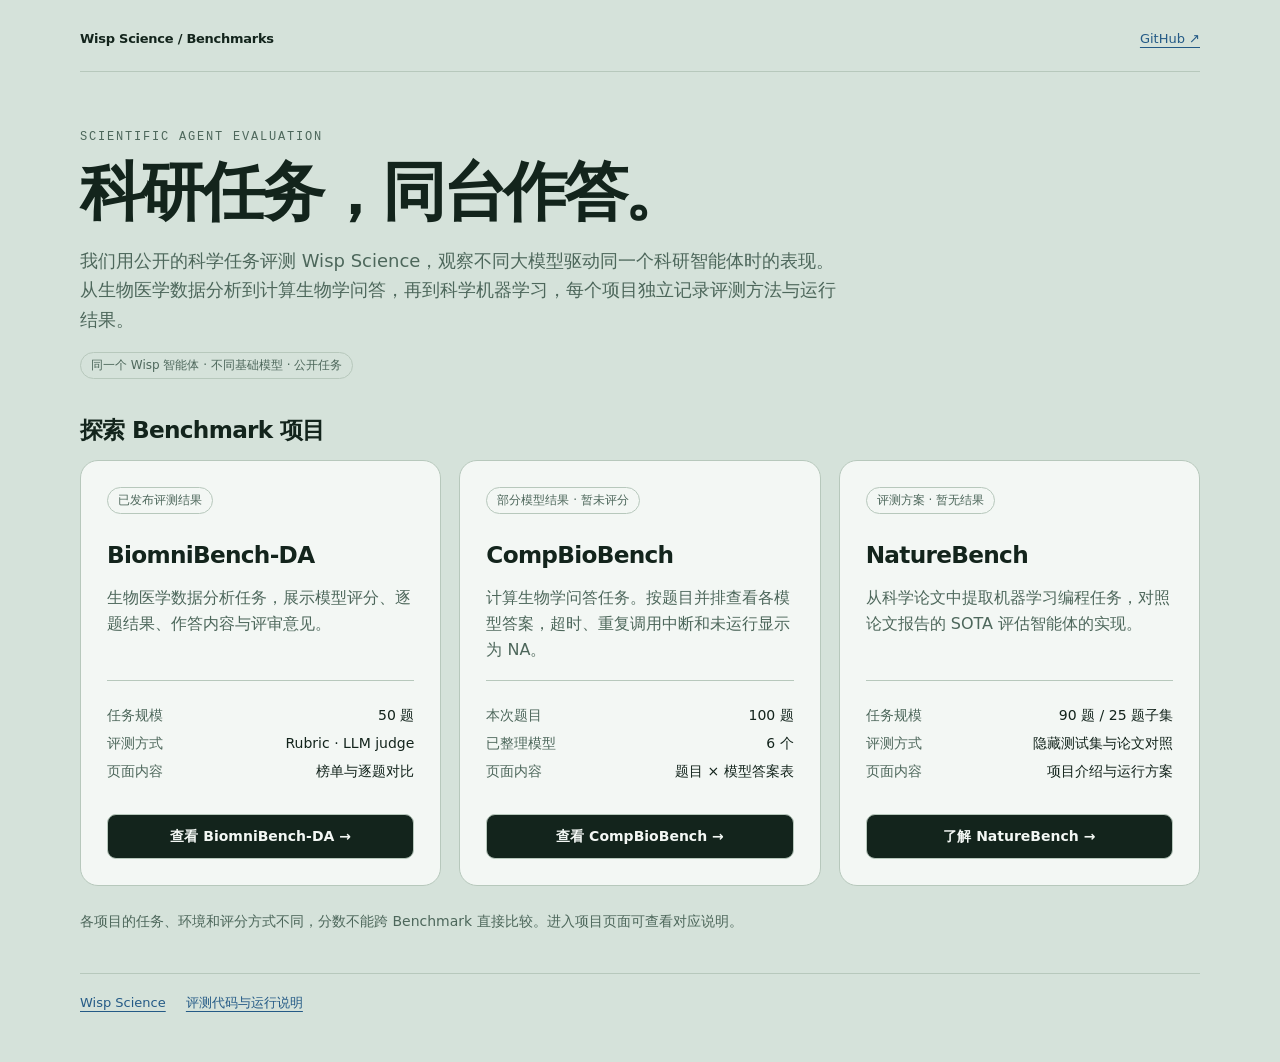
<file: docs/index.html>
<!DOCTYPE html>
<html lang="zh-CN">
<head>
  <meta charset="utf-8">
  <meta name="viewport" content="width=device-width, initial-scale=1">
  <title>Wisp Science · Benchmarks</title>
  <meta name="description" content="Wisp Science 科研智能体评测：浏览 BiomniBench-DA、CompBioBench 和 NatureBench 的评测介绍与模型结果。">
  <link rel="stylesheet" href="site.css">
</head>
<body>
  <a class="skip" href="#benchmarks">跳到 Benchmark 项目</a>
  <div class="wrap">
    <nav class="topbar" aria-label="主导航">
      <a class="brand" href="index.html">Wisp Science / Benchmarks</a>
      <a href="https://github.com/wisp-science/wisp-science-benchmark">GitHub ↗</a>
    </nav>
    <main>
      <header class="hero">
        <p class="eyebrow">Scientific agent evaluation</p>
        <h1>科研任务，同台作答。</h1>
        <p class="lede">我们用公开的科学任务评测 Wisp Science，观察不同大模型驱动同一个科研智能体时的表现。从生物医学数据分析到计算生物学问答，再到科学机器学习，每个项目独立记录评测方法与运行结果。</p>
        <span class="pill">同一个 Wisp 智能体 · 不同基础模型 · 公开任务</span>
      </header>
      <section id="benchmarks" aria-labelledby="projects-title">
        <h2 id="projects-title">探索 Benchmark 项目</h2>
        <div class="cards">
          <article class="card project">
            <span class="pill">已发布评测结果</span>
            <h2>BiomniBench-DA</h2>
            <p>生物医学数据分析任务，展示模型评分、逐题结果、作答内容与评审意见。</p>
            <dl>
              <div><dt>任务规模</dt><dd>50 题</dd></div>
              <div><dt>评测方式</dt><dd>Rubric · LLM judge</dd></div>
              <div><dt>页面内容</dt><dd>榜单与逐题对比</dd></div>
            </dl>
            <a class="button" href="omicos-biomnibench/">查看 BiomniBench-DA →</a>
          </article>
          <article class="card project">
            <span class="pill">部分模型结果 · 暂未评分</span>
            <h2>CompBioBench</h2>
            <p>计算生物学问答任务。按题目并排查看各模型答案，超时、重复调用中断和未运行显示为 NA。</p>
            <dl>
              <div><dt>本次题目</dt><dd>100 题</dd></div>
              <div><dt>已整理模型</dt><dd>6 个</dd></div>
              <div><dt>页面内容</dt><dd>题目 × 模型答案表</dd></div>
            </dl>
            <a class="button" href="compbiobench/">查看 CompBioBench →</a>
          </article>
          <article class="card project">
            <span class="pill">评测方案 · 暂无结果</span>
            <h2>NatureBench</h2>
            <p>从科学论文中提取机器学习编程任务，对照论文报告的 SOTA 评估智能体的实现。</p>
            <dl>
              <div><dt>任务规模</dt><dd>90 题 / 25 题子集</dd></div>
              <div><dt>评测方式</dt><dd>隐藏测试集与论文对照</dd></div>
              <div><dt>页面内容</dt><dd>项目介绍与运行方案</dd></div>
            </dl>
            <a class="button" href="naturebench/">了解 NatureBench →</a>
          </article>
        </div>
        <p class="note">各项目的任务、环境和评分方式不同，分数不能跨 Benchmark 直接比较。进入项目页面可查看对应说明。</p>
      </section>
    </main>
    <footer>
      <a href="https://github.com/xuzhougeng/wisp-science">Wisp Science</a>
      <a href="https://github.com/wisp-science/wisp-science-benchmark">评测代码与运行说明</a>
    </footer>
  </div>
</body>
</html>
</file>
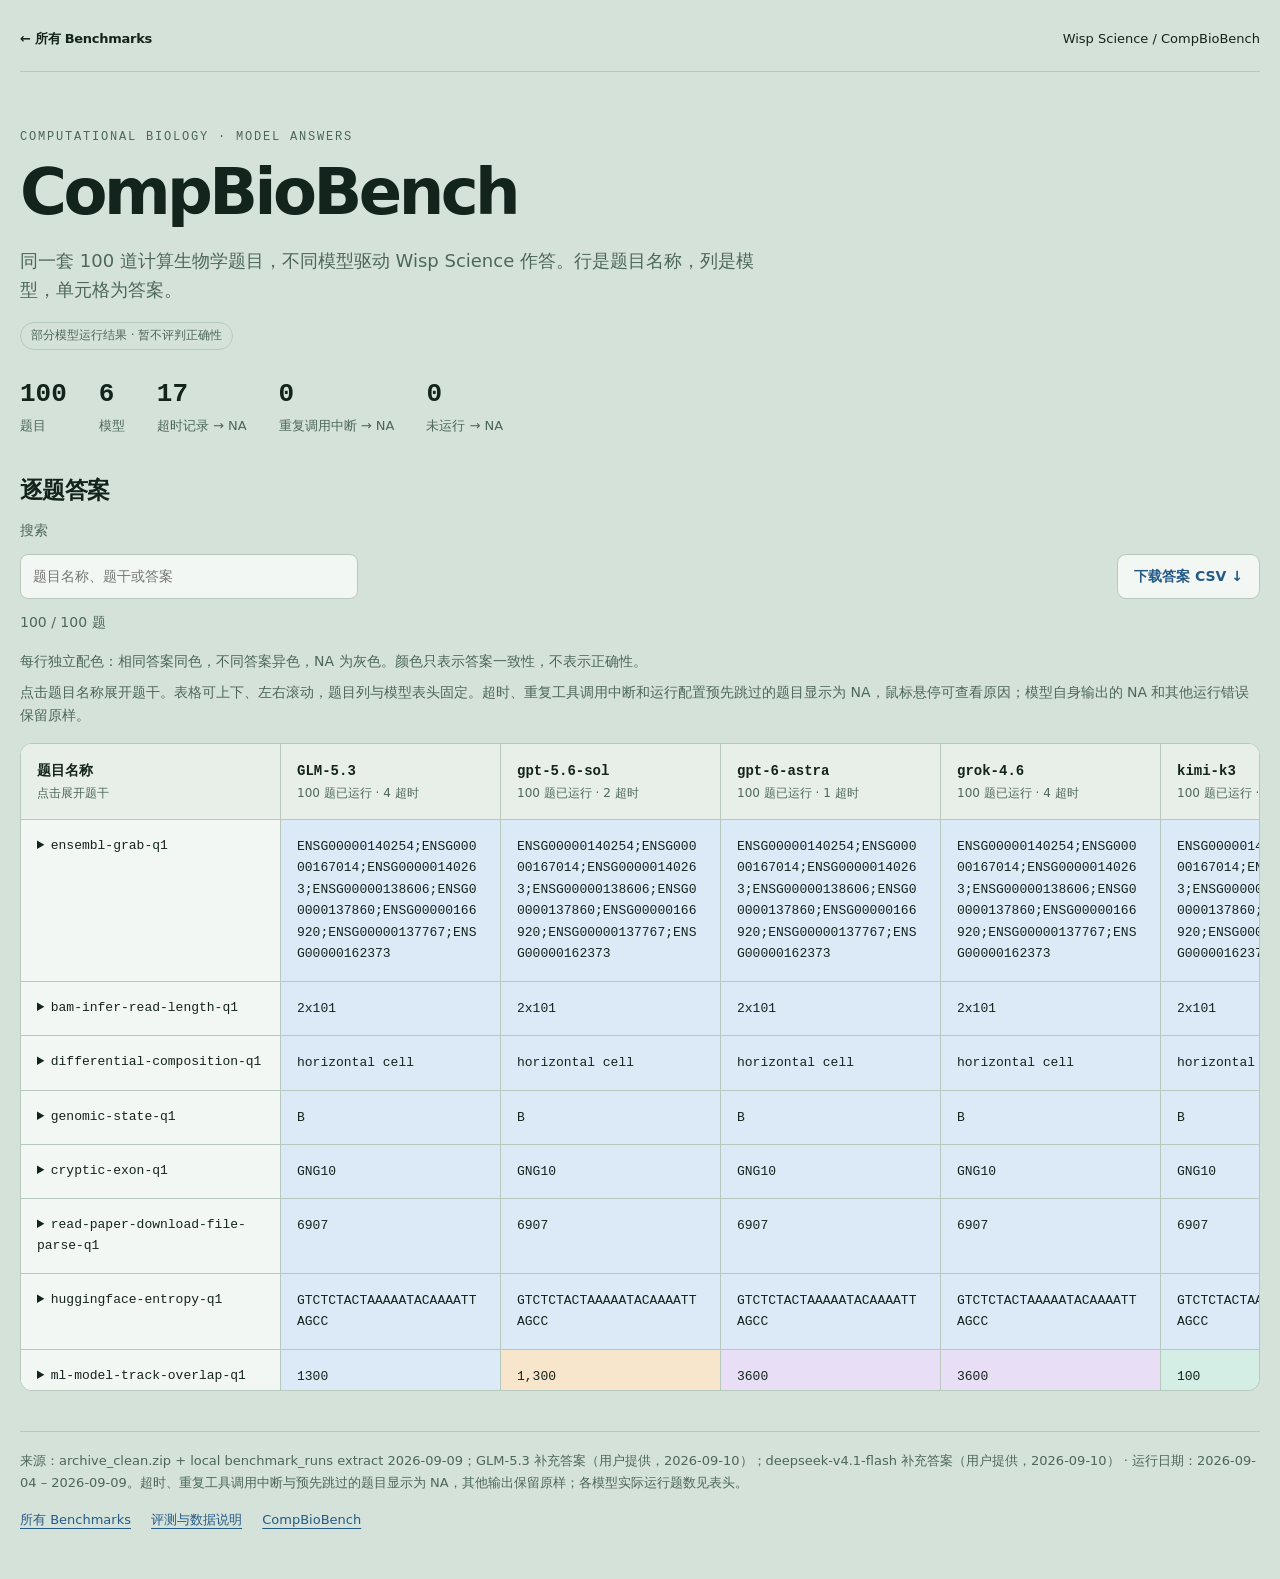
<file: docs/compbiobench/index.html>
<!DOCTYPE html>
<html lang="zh-CN">
<head>
  <meta charset="utf-8">
  <meta name="viewport" content="width=device-width, initial-scale=1">
  <title>CompBioBench · Wisp Science Benchmarks</title>
  <meta name="description" content="Wisp Science 在 CompBioBench 上的 100 题作答结果，按题目和模型并排展示原始答案。超时、重复工具调用中断和未运行显示 NA，暂不评判正确性。">
  <link rel="stylesheet" href="../site.css">
</head>
<body>
  <a class="skip" href="#results">跳到答案表</a>
  <div class="wrap wide">
    <nav class="topbar" aria-label="主导航">
      <a class="brand" href="../index.html">← 所有 Benchmarks</a>
      <span>Wisp Science / CompBioBench</span>
    </nav>
    <main>
      <header class="hero">
        <p class="eyebrow">Computational biology · Model answers</p>
        <h1>CompBioBench</h1>
        <p class="lede">同一套 100 道计算生物学题目，不同模型驱动 Wisp Science 作答。行是题目名称，列是模型，单元格为答案。</p>
        <span class="pill">部分模型运行结果 · 暂不评判正确性</span>
        <div class="stats" aria-label="运行概况">
          <div class="stat"><strong>100</strong><span>题目</span></div>
          <div class="stat"><strong>6</strong><span>模型</span></div>
          <div class="stat"><strong>17</strong><span>超时记录 → NA</span></div>
          <div class="stat"><strong>0</strong><span>重复调用中断 → NA</span></div>
          <div class="stat"><strong>0</strong><span>未运行 → NA</span></div>
        </div>
      </header>
      <section id="results" aria-labelledby="answers-title">
        <h2 id="answers-title">逐题答案</h2>
        <div class="toolbar">
          <div class="search">
            <label for="search">搜索</label>
            <input type="search" id="search" placeholder="题目名称、题干或答案" aria-controls="answer-table" autocomplete="off">
            <span class="count" id="count" role="status">100 / 100 题</span>
          </div>
          <a class="button" href="answers.csv" download>下载答案 CSV ↓</a>
        </div>
        <p class="note" style="margin:0 0 8px">每行独立配色：相同答案同色，不同答案异色，NA 为灰色。颜色只表示答案一致性，不表示正确性。</p>
        <p class="note" id="table-note" style="margin:0 0 16px">点击题目名称展开题干。表格可上下、左右滚动，题目列与模型表头固定。超时、重复工具调用中断和运行配置预先跳过的题目显示为 NA，鼠标悬停可查看原因；模型自身输出的 NA 和其他运行错误保留原样。</p>
        <div class="table-wrap" role="region" aria-label="CompBioBench 答案表，可滚动" tabindex="0">
          <table class="answers" id="answer-table" style="--model-count: 6" aria-labelledby="answers-title" aria-describedby="table-note">
            <thead><tr><th scope="col">题目名称<small>点击展开题干</small></th><th scope="col">GLM-5.3<small>100 题已运行 · 4 超时</small></th><th scope="col">gpt-5.6-sol<small>100 题已运行 · 2 超时</small></th><th scope="col">gpt-6-astra<small>100 题已运行 · 1 超时</small></th><th scope="col">grok-4.6<small>100 题已运行 · 4 超时</small></th><th scope="col">kimi-k3<small>100 题已运行 · 6 超时</small></th><th scope="col">deepseek-v4.1-flash<small>100 题已运行 · 0 超时</small></th></tr></thead>
            <tbody><tr><th scope="row"><details><summary>ensembl-grab-q1</summary><p>Convert all of the following to Ensembl gene IDs. Provide the ID without the Ensembl version (e.g., ENSGXXXXXXXXXXXX not ENSGXXXXXXXXXXXX.XX). Respond with semi-colon separated values, no spaces. Inputs: 1. NM_001276266.2 2. TERB2 3. ENST00000267814 4. chr15:45167214-45187966 (hg38) 5. GeneID:9153 6. NP_922946.1 7. MIM:617658 8. BEN domain containing 5, transcript variant 6.</p></details></th><td data-answer-group="1">ENSG00000140254;ENSG00000167014;ENSG00000140263;ENSG00000138606;ENSG00000137860;ENSG00000166920;ENSG00000137767;ENSG00000162373</td><td data-answer-group="1">ENSG00000140254;ENSG00000167014;ENSG00000140263;ENSG00000138606;ENSG00000137860;ENSG00000166920;ENSG00000137767;ENSG00000162373</td><td data-answer-group="1">ENSG00000140254;ENSG00000167014;ENSG00000140263;ENSG00000138606;ENSG00000137860;ENSG00000166920;ENSG00000137767;ENSG00000162373</td><td data-answer-group="1">ENSG00000140254;ENSG00000167014;ENSG00000140263;ENSG00000138606;ENSG00000137860;ENSG00000166920;ENSG00000137767;ENSG00000162373</td><td data-answer-group="1">ENSG00000140254;ENSG00000167014;ENSG00000140263;ENSG00000138606;ENSG00000137860;ENSG00000166920;ENSG00000137767;ENSG00000162373</td><td data-answer-group="1">ENSG00000140254;ENSG00000167014;ENSG00000140263;ENSG00000138606;ENSG00000137860;ENSG00000166920;ENSG00000137767;ENSG00000162373</td></tr>
<tr><th scope="row"><details><summary>bam-infer-read-length-q1</summary><p>For the given BAM file mt.sorted.bam, infer if it&#x27;s paired or single ended reads and the read length. Expected output format: 1x57</p></details></th><td data-answer-group="1">2x101</td><td data-answer-group="1">2x101</td><td data-answer-group="1">2x101</td><td data-answer-group="1">2x101</td><td data-answer-group="1">2x101</td><td data-answer-group="1">2x101</td></tr>
<tr><th scope="row"><details><summary>differential-composition-q1</summary><p>differential.composition.q1.1.mtx.gz and differential.composition.q1.2.mtx.gz contain raw scRNA counts matrices derived from retinal samples of two individuals (one per file, each column is a unique barcode that passes QC). differential.composition.q1.genes.txt.gz is the list of common genes. One of the cell types is severely depleted in one of the two individuals. What is this cell type? Return only the name of the depleted cell type from this list: astrocyte, microglial cell, RPE cell, cone cell, rod cell, horizontal cell, bipolar cell, RGC, T cells, macrophage, Schwann cell, Pericyte, B cell, fibroblast, endothelial cell, muller glia cell.</p></details></th><td data-answer-group="1">horizontal cell</td><td data-answer-group="1">horizontal cell</td><td data-answer-group="1">horizontal cell</td><td data-answer-group="1">horizontal cell</td><td data-answer-group="1">horizontal cell</td><td data-answer-group="1">horizontal cell</td></tr>
<tr><th scope="row"><details><summary>genomic-state-q1</summary><p>Consider chr11:124,738,681-124,738,772 (hg38). What is the likely purpose of this region? Choose only one. A. Active enhancer, Liver B. Active enhancer, Brain frontal lobe C. Active enhancer, ESC D. Active transcription, ubiquitous E. TSS poised or flanking, ubiquitous F. Polycomb repression, ubiquitous. Respond with a single letter.</p></details></th><td data-answer-group="1">B</td><td data-answer-group="1">B</td><td data-answer-group="1">B</td><td data-answer-group="1">B</td><td data-answer-group="1">B</td><td data-answer-group="1">B</td></tr>
<tr><th scope="row"><details><summary>cryptic-exon-q1</summary><p>I have a bulk human RNA-seq fastq file cryptic.exon.q1.fq.gz. There is exactly one highly expressed coding gene that has a cryptic exon in it formed by two novel junctions. Report the HGNC gene symbol (uppercase) for that gene.</p></details></th><td data-answer-group="1">GNG10</td><td data-answer-group="1">GNG10</td><td data-answer-group="1">GNG10</td><td data-answer-group="1">GNG10</td><td data-answer-group="1">GNG10</td><td data-answer-group="1">GNG10</td></tr>
<tr><th scope="row"><details><summary>read-paper-download-file-parse-q1</summary><p>Take a look at the pdf here: https://www.biorxiv.org/content/10.1101/2023.10.04.560808v2.full.pdf, can you find the exact number of peaks in the COC/L1 cluster? Follow any external links in the paper if additional data is required to answer this question. Respond with only the number.</p></details></th><td data-answer-group="1">6907</td><td data-answer-group="1">6907</td><td data-answer-group="1">6907</td><td data-answer-group="1">6907</td><td data-answer-group="1">6907</td><td data-answer-group="1">6907</td></tr>
<tr><th scope="row"><details><summary>huggingface-entropy-q1</summary><p>Run the DNA language model here: https://huggingface.co/kuleshov-group/caduceus-ph_seqlen-131k_d_model-256_n_layer-16 on the 1000 bp long DNA sequence at hg38 chr12:7792299-7793299. Specifically, mask each base one at a time, keeping all others unmasked, and compute the per position base 2 entropy of the predictions. Return the substring corresponding to the longest run with &lt;0.5 entropy.</p></details></th><td data-answer-group="1">GTCTCTACTAAAAATACAAAATTAGCC</td><td data-answer-group="1">GTCTCTACTAAAAATACAAAATTAGCC</td><td data-answer-group="1">GTCTCTACTAAAAATACAAAATTAGCC</td><td data-answer-group="1">GTCTCTACTAAAAATACAAAATTAGCC</td><td data-answer-group="1">GTCTCTACTAAAAATACAAAATTAGCC</td><td data-answer-group="1">GTCTCTACTAAAAATACAAAATTAGCC</td></tr>
<tr><th scope="row"><details><summary>ml-model-track-overlap-q1</summary><p>Borzoi (Linder et al., doi:10.1038/s41588-024-02053-6) and Sei (Chen et al., doi:10.1038/s41588-022-01102-2) are both DNA sequence models trained to predict genomic assay outputs. Out of the Sei tracks that are linked to a specific Cistrome ID, how many tracks share provenance with any of the tracks in Borzoi? Round your answer to the nearest 100.</p></details></th><td data-answer-group="1">1300</td><td data-answer-group="2">1,300</td><td data-answer-group="3">3600</td><td data-answer-group="3">3600</td><td data-answer-group="4">100</td><td data-answer-group="1">1300</td></tr>
<tr><th scope="row"><details><summary>compute-gc-content-interval-q1</summary><p>Using the GRCh38.p13 human reference genome, retrieve the reference DNA sequence for chromosome 1 from positions 1,000,000 to 1,000,100 (1-based, inclusive) on the &#x27;+&#x27; strand, and calculate: (1) gc_percent (rounded to 2 decimals), (2) length, (3) n_count (the number of Ns in the sequence), and (4) sequence_md5 (MD5 of the uppercase interval sequence). Return the results as a comma-separated string in the format: gc_percent,length,n_count,sequence_md5. For example: &quot;31.86,10,50,v24a827t740a77764d0d8e35ba56f612&quot;  </p></details></th><td data-answer-group="1">83.17,101,0,c94c827d740a77064d0d8e35bb54f686</td><td data-answer-group="1">83.17,101,0,c94c827d740a77064d0d8e35bb54f686</td><td data-answer-group="1">83.17,101,0,c94c827d740a77064d0d8e35bb54f686</td><td data-answer-group="1">83.17,101,0,c94c827d740a77064d0d8e35bb54f686</td><td data-answer-group="1">83.17,101,0,c94c827d740a77064d0d8e35bb54f686</td><td data-answer-group="1">83.17,101,0,c94c827d740a77064d0d8e35bb54f686</td></tr>
<tr><th scope="row"><details><summary>reverse-search-gwas-q1</summary><p>Identify the PubMed ID of the study from which this summary statistics in reverse.search.gwas.q1.tsv.gz are derived. Print only the PMID, e.g. 31510655. </p></details></th><td data-answer-group="0">NA</td><td data-answer-group="1">28628107</td><td data-answer-group="2">The iteration limit was reached before the PMID could be verified. The file contains 12,774,703 variants across chromosomes 1–21. Its strongest associations involve the FCGR region, HLA region, and TNFRSF13B, suggesting a serum protein–related trait, but no source study was conclusively matched. The safest next action is to compare exact variant P values against candidate studies’ original summary statistics before reporting a PMID.</td><td data-answer-group="3">I&#x27;ll keep matching the file against published globulin/IgG studies and look up CompBioBench metadata.</td><td data-answer-group="1">28628107</td><td data-answer-group="0">NA</td></tr>
<tr><th scope="row"><details><summary>pathogenic-variant-lookup-q1</summary><p>Using the human SHH MANE Select transcript on hg38, consider the coding sequence within exon 1. Within this interval, identify all OMIM allelic variants with phenotypes that map to single-nucleotide missense substitutions in SHH. Retrieve the AlphaMissense pathogenicity scores for those amino-acid substitutions. Return the single variant with the highest AlphaMissense score, in chr:pos (1-based) format.</p></details></th><td data-answer-group="1">chr7:155811860</td><td data-answer-group="1">chr7:155811860</td><td data-answer-group="1">chr7:155811860</td><td data-answer-group="1">chr7:155811860</td><td data-answer-group="2">chr7:155806509</td><td data-answer-group="1">chr7:155811860</td></tr>
<tr><th scope="row"><details><summary>identify-donor-q1</summary><p>The pair end fastqs (identify.donor.R1.fq.gz, identify.donor.R2.fq.gz) correspond to reads from one of the 1000G donors (2504 high coverage set) from a 5Mb region of the genome. Identify the donor and report the 1000G sample ID, e.g. HG03884</p></details></th><td data-answer-group="1">HG03861</td><td data-answer-group="1">HG03861</td><td data-answer-group="1">HG03861</td><td data-answer-group="1">HG03861</td><td data-answer-group="1">HG03861</td><td data-answer-group="1">HG03861</td></tr>
<tr><th scope="row"><details><summary>contaminated-rna-q3</summary><p>You are given a single-end RNA-seq FASTQ file (contaminated.rna.q3.fq.gz). The sample is expected to be human, but it may contain reads from another organism. Determine the genus of the most likely non-human organism present, if any. Report your answer as the exact scientific genus name in all lowercase letters (for example, mus), else respond with &quot;none&quot;.</p></details></th><td class="timeout" title="timeout：超时，暂记 NA" data-answer-group="0">NA</td><td data-answer-group="1">mesomycoplasma</td><td data-answer-group="2">pan</td><td data-answer-group="2">pan</td><td data-answer-group="3">mycoplasma</td><td data-answer-group="4">`mycoplasma`</td></tr>
<tr><th scope="row"><details><summary>hic-differential-loop-q1</summary><p>Consider the MicroC data for H1 and HFF cells from the following paper: https://doi.org/10.1016/j.molcel.2020.03.003. In the sub-compartment containing the NANOG gene (chr12:7629950-7809597), there is a differential loop between the two samples. Report the position of the loop (on chr12) in the following format start;end, with start&lt;end rounded to the nearest 20000 and no commas.</p></details></th><td data-answer-group="1">7720000;7800000</td><td data-answer-group="1">7720000;7800000</td><td data-answer-group="1">7720000;7800000</td><td data-answer-group="1">7720000;7800000</td><td data-answer-group="2">7640000;7760000</td><td data-answer-group="1">7720000;7800000</td></tr>
<tr><th scope="row"><details><summary>encode-atac-pipeline-q1</summary><p>encode.atac.pipeline.q1.R1.fq.gz and encode.atac.pipeline.q1.R2.fq.gz are paired-end ATAC-seq reads from a human sample. Process them through the ENCODE ATAC-seq pipeline v2.2.3 (https://github.com/ENCODE-DCC/atac-seq-pipeline/tree/v2.2.3). Keep the input json similar to https://github.com/ENCODE-DCC/atac-seq-pipeline/blob/v2.2.3/example_input_json/ENCSR356KRQ_subsampled.json, but remove the atac.enable_xcor line. After the pipeline completes, report the reproducibility IDR N_opt number from the qc.json file.</p></details></th><td data-answer-group="1">Let the running Cromwell process finish (it is independent of this session&#x27;s tool budget). Then locate the final report under `atac_out/atac/59602808-.../call-qc_report/.../qc.json` (or via metadata), extract the value of the IDR reproducibility block&#x27;s `N_opt` field (from the `idr` reproducibility QC, single-replicate case → equals N of rep1-pr1_vs_rep1-pr2 pseudo-replicate IDR peaks), and emit that single number as the one-line answer. If a stage failed, check `logs/cromwell_stdout_20260910_100559.out` and `cromwell-workflow-logs/` before re-running with a fresh in-memory DB conf.</td><td class="timeout" title="timeout：超时，暂记 NA" data-answer-group="0">NA</td><td class="timeout" title="timeout：超时，暂记 NA" data-answer-group="0">NA</td><td class="timeout" title="timeout：超时，暂记 NA" data-answer-group="0">NA</td><td data-answer-group="2">29597</td><td data-answer-group="2">29597</td></tr>
<tr><th scope="row"><details><summary>pooled-infer-donors-q1</summary><p>pooled.infer.donors.q1.bam is an aligned scRNA-seq BAM from a pooled human sample. The file includes cell barcode tags. Determine the number of distinct donors contributing cells to the pool.</p></details></th><td data-answer-group="1">4</td><td data-answer-group="1">4</td><td data-answer-group="1">4</td><td data-answer-group="1">4</td><td data-answer-group="1">4</td><td data-answer-group="1">4</td></tr>
<tr><th scope="row"><details><summary>overexpress-tf-q1</summary><p>We perturbed a primary cell culture with a cocktail of transcription factors (TFs). ATAC-seq is performed on the initial sample and 48 hours after perturbation. overexpress.tf.q1.ref.bed.gz and overexpress.tf.q1.perturb.bed.gz contain the filtered aligned fragment files (hg38) corresponding to the initial and perturbed samples, respectively. Exactly one of the TFs in the following list is part of the cocktail: FOXA1, ASCL1, TFAP2A, RUNX1, KLF4, PAX7, TCF7, REST, SPI1, GATA3. Identify which one.</p></details></th><td data-answer-group="1">KLF4</td><td data-answer-group="1">KLF4</td><td data-answer-group="1">KLF4</td><td data-answer-group="1">KLF4</td><td data-answer-group="2">TCF7</td><td data-answer-group="1">KLF4</td></tr>
<tr><th scope="row"><details><summary>conservation-lookup-q1</summary><p>Using the human SHH MANE Select transcript, take the cDNA sequence from the annotated start codon through the end of exon 1. For each of the following species: Pan troglodytes, Macaca mulatta, Pan paniscus, Indri indri, Semnopithecus johnii, Ailuropoda melanoleuca, Delphinapterus leucas, obtain the orthologous cDNA segment corresponding to the same region (prefer a one-to-one ortholog; if multiple transcripts exist, use the canonical/longest protein-coding transcript). Compute the Levenshtein edit distance to the human sequence. Return results as a comma-separated list (no spaces) in the listed species order.</p></details></th><td data-answer-group="1">9,16,0,20,5,24,35</td><td data-answer-group="1">9,16,0,20,5,24,35</td><td data-answer-group="2">0,7,0,20,5,24,27</td><td data-answer-group="2">0,7,0,20,5,24,27</td><td data-answer-group="3">12,19,3,23,17,27,38</td><td data-answer-group="2">0,7,0,20,5,24,27</td></tr>
<tr><th scope="row"><details><summary>splice-pred-q1</summary><p>Extract the human genomic DNA sequence from hg38 at chr12:120,196,699-120,201,111. This locus is on the minus strand. Run OpenSpliceAI (v0.0.5) to predict with the OSAIMANE-10000nt models, averaging predictions across all 5 checkpoints. Call donor and acceptor splice sites with score ≥ 0.9. Reconstruct exons on the gene strand by pairing each predicted acceptor with the next predicted donor in transcript order, and count the terminal exons using the interval boundaries as transcript boundaries. Report the total number of predicted exons.</p></details></th><td data-answer-group="1">7</td><td data-answer-group="1">7</td><td data-answer-group="1">7</td><td data-answer-group="1">7</td><td data-answer-group="2">8</td><td data-answer-group="1">7</td></tr>
<tr><th scope="row"><details><summary>borzoi-rnaseq-q1</summary><p>Use the Borzoi model (replicate 0) to predict the total RNA-seq coverage on the forward strand for the experiment ENCFF281BWX, over the genomic interval chr1:70157360-70353968 in the hg38 genome. Return the total predicted RNA-seq coverage over the specified interval, which means reversing any transformations that were applied to RNA-seq coverage before training the Borzoi model. The Borzoi paper is saved as borzoi.rnaseq.q1.pdf. Round the answer to the nearest 10.</p></details></th><td data-answer-group="1">9380</td><td data-answer-group="2">2810</td><td data-answer-group="1">9380</td><td data-answer-group="3">8870</td><td data-answer-group="1">9380</td><td data-answer-group="1">9380</td></tr>
<tr><th scope="row"><details><summary>calculate-average-gene-expression-q1</summary><p>Using the single-cell dataset in AnnData format located at pbmc3k.h5ad, determine the average log-normalized expression for the gene S100B in all cells belonging to the group labeled &#x27;B cells&#x27; in the &#x27;louvain&#x27; metadata column. Use adata.X for already log-normalized expression. Use two decimal places in the answer.</p></details></th><td data-answer-group="1">-0.14</td><td data-answer-group="1">-0.14</td><td data-answer-group="1">-0.14</td><td data-answer-group="1">-0.14</td><td data-answer-group="1">-0.14</td><td data-answer-group="1">-0.14</td></tr>
<tr><th scope="row"><details><summary>covid-patient-q1</summary><p>covid.patients.q1.h5ad contains PBMC scRNA-seq data from 33 donors, who are a mix of healthy and COVID patients. However, the patient metadata is missing. Identify which donors are healthy and which have COVID based on the gene expression data. Provide a single string containing comma-separated donor IDs for the healthy patients (numerically sorted), e.g.&quot;1,2,5&quot;.</p></details></th><td data-answer-group="1">1,5,11,12,17,21,24,27,29,32</td><td data-answer-group="1">1,5,11,12,17,21,24,27,29,32</td><td data-answer-group="1">1,5,11,12,17,21,24,27,29,32</td><td data-answer-group="1">1,5,11,12,17,21,24,27,29,32</td><td data-answer-group="2">1,2,4,5,6,7,8,9,10,11,12,15,16,17,19,20,21,22,23,24,25,27,28,29,32</td><td data-answer-group="3">1,2,4,5,6,7,8,9,10,11,12,13,15,16,17,19,20,21,22,23,24,25,27,28,29,30,31,32</td></tr>
<tr><th scope="row"><details><summary>saluki-setup-optimize-q1</summary><p>Set up the Saluki model detailed in https://doi.org/10.1186/s13059-022-02811-x and use it to optimize the 3&#x27; UTR of the mRNA sequence GCCGCCACCATGGTGAGCAAGGGCGAGTAGTGTACATAATAAGGACT. Specifically, perform 3 rounds of directed evolution, trying every possible substitution in the 3&#x27; UTR and choosing the best after each round. Always use the average of predictions across all folds and use only the human output. Make sure to use GPUs if available. Report the full sequence of the optimized mRNA.</p></details></th><td data-answer-group="0">NA</td><td data-answer-group="1">GCCGCCACCATGGTGAGCAAGGGCGAGTAGTATAAATAATAAGGGCT</td><td data-answer-group="1">GCCGCCACCATGGTGAGCAAGGGCGAGTAGTATAAATAATAAGGGCT</td><td data-answer-group="2">GCCACCATGGTGAGCAAGGGCGAGTAGTATAAATAATAAGGGCT</td><td data-answer-group="1">GCCGCCACCATGGTGAGCAAGGGCGAGTAGTATAAATAATAAGGGCT</td><td data-answer-group="3">GCCGCCACCATGGTGAGCAAGGGCGAGTAGTGTACCCAATAAGTACT</td></tr>
<tr><th scope="row"><details><summary>identify-related-q1</summary><p>You are given identify.related.q1.tfam and identify.related.q1.tped.gz files of genotypes. I need to know if there are any 1st-degree relatives. Print a comma separated, sorted list of all individuals with a 1st-degree or closer relative in the dataset (e.g. SAMPLE_001,SAMPLE_002). If no such individuals exist, print None.</p></details></th><td data-answer-group="1">SAMPLE_081,SAMPLE_109,SAMPLE_137,SAMPLE_155</td><td data-answer-group="1">SAMPLE_081,SAMPLE_109,SAMPLE_137,SAMPLE_155</td><td data-answer-group="1">SAMPLE_081,SAMPLE_109,SAMPLE_137,SAMPLE_155</td><td data-answer-group="1">SAMPLE_081,SAMPLE_109,SAMPLE_137,SAMPLE_155</td><td data-answer-group="1">SAMPLE_081,SAMPLE_109,SAMPLE_137,SAMPLE_155</td><td data-answer-group="1">SAMPLE_081,SAMPLE_109,SAMPLE_137,SAMPLE_155</td></tr>
<tr><th scope="row"><details><summary>ep-interactions-q1</summary><p>You are given two complementary datasets describing eight candidate distal regulatory element–promoter interactions (EP1–EP8): (1) a Hi-C–like chromatin contact dataset measuring 3D proximity between each element–promoter pairs (ep.interactions.q1.hic.csv) and (2) a CRISPR perturbation dataset measuring the effect of element disruption on promoter expression (ep.interactions.q1.expr.csv). Which E–P pair is least consistent with being a true causal regulatory element–promoter interaction when integrating both datasets? Choose exactly one: A) EP1 B) EP2 C) EP3 D) EP4 E) EP5 F) EP6 G) EP7. Reply with a single letter (A-G).</p></details></th><td data-answer-group="1">C</td><td data-answer-group="1">C</td><td data-answer-group="1">C</td><td data-answer-group="1">C</td><td data-answer-group="2">A</td><td data-answer-group="3">F</td></tr>
<tr><th scope="row"><details><summary>sample-swap-rna-q1</summary><p>I have a scRNA-seq pseudobulk lying around from amphioxus tissue (sample.swap.rna.q1.tsv.gz). I&#x27;m not sure, but I suspect there is a sample swap. Can you check if that is the case? If there isn&#x27;t, respond &quot;None&quot;. Else respond with the names of the two cell types that have been swapped in case-sensitive lexicographic order, e.g. &quot;endoderm,epidermis&quot;.</p></details></th><td data-answer-group="1">epidermal_neural,tailbud_neural</td><td data-answer-group="2">epidermis,tailbud_neural</td><td data-answer-group="1">epidermal_neural,tailbud_neural</td><td data-answer-group="1">epidermal_neural,tailbud_neural</td><td data-answer-group="1">epidermal_neural,tailbud_neural</td><td data-answer-group="1">epidermal_neural,tailbud_neural</td></tr>
<tr><th scope="row"><details><summary>gene-fusion-q2</summary><p>You are given a bulk RNA sequencing FASTQ file (gene.fusion.q2.fq.gz) from human. The data contains a synthetic gene that is a fusion of multiple genes. Your task is to identify the genes whose exons make up the fusion gene. Report the answer as the names of the genes joined by a hyphen, in 5&#x27; to 3&#x27; order, for each exon, written in all uppercase letters, HGNC symbols. For example: TCF21-COL1A1-FN1</p></details></th><td data-answer-group="1">MYC-SP1-ZIC2-SP1-CATSPER4</td><td data-answer-group="1">MYC-SP1-ZIC2-SP1-CATSPER4</td><td data-answer-group="1">MYC-SP1-ZIC2-SP1-CATSPER4</td><td data-answer-group="1">MYC-SP1-ZIC2-SP1-CATSPER4</td><td data-answer-group="2">CATSPER4-SP1-ZIC2-SP1-MYC</td><td data-answer-group="1">MYC-SP1-ZIC2-SP1-CATSPER4</td></tr>
<tr><th scope="row"><details><summary>retina-score-snps-q1</summary><p>https://zenodo.org/records/6330053 contains TensorFlow 2 models that are used for scoring the impact of SNPs on ATAC-seq in various cells types, as illustrated in the ScoreSNPs.ipynb notebook in https://zenodo.org/records/6796067. retina.score.snps.q1.tsv contains 500 SNPs (hg19 coordinates), of which half are known to be caQTLs. I would like to score the SNPs following the code in ScoreSNPs.ipynb, using the models corresponding to Rod cell type. After scoring the SNPs, report the AUPRC against the labels given in retina.score.snps.q1.tsv when using the absolute value of Rod_fold_avg_lfc as a predictor. Report answer by rounding down to two decimal places in the format: 0.80. </p></details></th><td data-answer-group="1">0.67</td><td data-answer-group="1">0.67</td><td data-answer-group="1">0.67</td><td class="timeout" title="timeout：超时，暂记 NA" data-answer-group="0">NA</td><td class="timeout" title="timeout：超时，暂记 NA" data-answer-group="0">NA</td><td data-answer-group="1">0.67</td></tr>
<tr><th scope="row"><details><summary>atac-tn5-shift-q1</summary><p>I got a scATAC-seq fragment file (unknown.shift.frag.bed.gz) from a colleague who aligned it to the hg38 genome. However, they applied a non-standard shift to the reads instead of the typical +4/-5. Can you help figure out what it is? Report answer in the format &quot;3;-3&quot; (corresponding to values for 5&#x27; and 3&#x27; ends).</p></details></th><td data-answer-group="1">Key insight: identical coordinates repeat (6 fragments ending at exactly chr11:10509394, none starting there) — fragments were simulated from a shared pool of underlying insertion sites. Unique starts = pool + a, unique ends = pool + b, so the sets should align at exactly d = b − a.</td><td data-answer-group="2">2;-1</td><td data-answer-group="2">2;-1</td><td data-answer-group="2">2;-1</td><td data-answer-group="2">2;-1</td><td data-answer-group="2">2;-1</td></tr>
<tr><th scope="row"><details><summary>finding-geo-q1</summary><p>finding.geo.q1.h5ad contains a scRNA-seq dataset that is derived from a Supplementary file on GEO, and processed to filter out barcodes with low counts. Find the GSE ID of the corresponding record. Return the GSE ID at the SuperSeries level, e.g. GSE242424.</p></details></th><td class="timeout" title="timeout：超时，暂记 NA" data-answer-group="0">NA</td><td data-answer-group="1">GSE114176</td><td data-answer-group="1">GSE114176</td><td class="timeout" title="timeout：超时，暂记 NA" data-answer-group="0">NA</td><td data-answer-group="2">GSE178931</td><td data-answer-group="3">GSE171892</td></tr>
<tr><th scope="row"><details><summary>deg-simple-q1</summary><p>I have bulk RNA-seq fastq files from 2 human samples (deg.simple.q1.sampleA.fq.gz, deg.simple.q1.sampleB.fq.gz). There is exactly one gene that is strongly differentially expressed between the two samples. Report the HGNC gene symbol (uppercase) for that gene.</p></details></th><td data-answer-group="1">KLF4</td><td data-answer-group="1">KLF4</td><td data-answer-group="1">KLF4</td><td data-answer-group="1">KLF4</td><td data-answer-group="1">KLF4</td><td data-answer-group="1">KLF4</td></tr>
<tr><th scope="row"><details><summary>bigwig-density-q1</summary><p>From the given ENCFF822FDB.bigWig file corresponding to an ENCODE DNase-seq experiment in mouse brain (mm10), find the 1Mbp interval with the 3rd highest total signal intensity. Consider only those intervals that start at multiples of 1Mbp, and ignore intervals at chromosome ends that are smaller than 1Mbp. Consider only chromosomes 1-19. Report as 0-based coordinates in chr:start-end format (no commas).</p></details></th><td data-answer-group="1">chr8:70000000-71000000</td><td data-answer-group="1">chr8:70000000-71000000</td><td data-answer-group="1">chr8:70000000-71000000</td><td data-answer-group="1">chr8:70000000-71000000</td><td data-answer-group="1">chr8:70000000-71000000</td><td data-answer-group="1">chr8:70000000-71000000</td></tr>
<tr><th scope="row"><details><summary>gtf-5-utr-median-len-q1</summary><p>From the given GTF MANE.GRCh38.v1.3.refseq_genomic.gtf.gz, report the median 5&#x27; UTR, CDS, and 3&#x27; UTR lengths (use numpy median function, rounded down to nearest integer). Only consider MANE Select transcripts and those on standard chromosomes. Consider stop codon as part of CDS. Return a semicolon separated string with no space, e.g. &quot;45;551;23&quot;.</p></details></th><td data-answer-group="1">133;1296;1050</td><td data-answer-group="1">133;1296;1050</td><td data-answer-group="1">133;1296;1050</td><td data-answer-group="1">133;1296;1050</td><td data-answer-group="1">133;1296;1050</td><td data-answer-group="1">133;1296;1050</td></tr>
<tr><th scope="row"><details><summary>contaminated-rna-q2</summary><p>You are given a single end RNA-seq fastq file (contaminated.rna.q2.fq.gz). This file contains mostly human reads and a small fraction of contaminant reads. Identify the contaminant species present. Report the answer as the exact scientific name of the species in all lowercase letters with a single space separating genus and species, for example &quot;mus musculus&quot;.</p></details></th><td data-answer-group="1">9971 reads are ambiguously classified at &quot;cellular organisms&quot; level — that&#x27;s a big chunk. Let me check if they map to human or are a divergent species.</td><td data-answer-group="2">sus scrofa</td><td data-answer-group="2">sus scrofa</td><td data-answer-group="3">human gammaherpesvirus 4</td><td class="timeout" title="timeout：超时，暂记 NA" data-answer-group="0">NA</td><td data-answer-group="2">sus scrofa</td></tr>
<tr><th scope="row"><details><summary>sample-swap-rna-q2</summary><p>I have a scRNA-seq pseudobulk lying around from wheat (sample.swap.rna.q2.tsv.gz). I&#x27;m not sure, but I suspect there is a sample swap. Can you check if that is the case? If there isn&#x27;t, respond &quot;None&quot;. Else respond with the names of the two cell types that have been swapped in case-sensitive lexicographic order, e.g. &quot;cortex,endodermis&quot;.</p></details></th><td data-answer-group="1">None</td><td data-answer-group="1">None</td><td data-answer-group="1">None</td><td data-answer-group="1">None</td><td data-answer-group="2">cortex,epidermis</td><td data-answer-group="3">I&#x27;ll start by inspecting the workspace file.</td></tr>
<tr><th scope="row"><details><summary>multiome-match-atac-rna-q1</summary><p>You are given two gzipped TSVs. Rows are features and columns are 8 pseudo-bulk cell populations (same 8 in both files). multiome.match.atac.rna.q1.rna.tsv.gz: RNA TPM (genes × populations). multiome.match.atac.rna.q1.atac.tsv.gz: ATAC 10kb-bin counts normalized to 1e6 (bins × populations). The ATAC columns have been permuted, but RNA columns are in the correct order. For each RNA column i (0-based), output the 0-based index of the matching ATAC column. Respond with a single semicolon-separated string with no spaces, length 8, e.g. 7;6;5;4;3;2;1;0.</p></details></th><td data-answer-group="1">5;1;4;0;6;3;7;2</td><td data-answer-group="1">5;1;4;0;6;3;7;2</td><td data-answer-group="1">5;1;4;0;6;3;7;2</td><td data-answer-group="1">5;1;4;0;6;3;7;2</td><td data-answer-group="1">5;1;4;0;6;3;7;2</td><td data-answer-group="1">5;1;4;0;6;3;7;2</td></tr>
<tr><th scope="row"><details><summary>spatial-sim-q2</summary><p>You are given a set of single cell transcriptomic data and Visium spatial transcriptomic data (spatial.sim.tar.gz). The single cell counts matrix is found at spatial_q_sc_counts.csv, and accompanying cell type metadata is found at spatial_q_sc_metadata.csv. Spatial count data is found at spatial_q_matrix.mtx.gz, gene counts are found at spatial_q_features.tsv.gz, and are found at spot barcodes spatial_q_barcodes.tsv.gz. Finally scale factors are found at spatial_q_scalefactors_json.json, high and low resolution tissue images are found at spatial_q_tissue_hires_image.png and patial_q_tissue_hires_image.png respectively, and tissue positions are found at spatial_q_tissue_positions.csv. The spot-based data is comprised entirely of cell types found in the single cell data. Can you tell me what cell type or cell types, if any, are biased towards being in closer spatial proximity to spots containing Tumor_Core? If none, please return &quot;None&quot;. Please list these separated by commas in alphabetical order. Expected answer format: Endothelial,Macrophage.</p></details></th><td data-answer-group="1">Fibroblast_Stroma,Macrophage</td><td data-answer-group="1">Fibroblast_Stroma,Macrophage</td><td data-answer-group="1">Fibroblast_Stroma,Macrophage</td><td data-answer-group="1">Fibroblast_Stroma,Macrophage</td><td data-answer-group="1">Fibroblast_Stroma,Macrophage</td><td data-answer-group="1">Fibroblast_Stroma,Macrophage</td></tr>
<tr><th scope="row"><details><summary>reverse-encode-q1</summary><p>For an ENCODE DNase-seq experiment, I started from the filtered BAM produced by the ENCODE4 v3.0.0-alpha.2 (GRCh38/hg38) pipeline. If the experiment had multiple replicates, I pooled all replicate BAMs by concatenating reads (i.e., merged at the read level) before downstream processing. I then applied an additional mapping-quality filter MAPQ ≥ 30, converted alignments to BED using bedtools bamToBed, and computed read counts in fixed 10 kb hg38 genomic bins. I then normalized the counts to sum to 1e6. The resulting binned track for one experiment is reverse.encode.q1.tsv.gz, but I lost the ENCODE experiment accession. Identify the originating ENCODE experiment accession (format ENCSR…) from which this file was derived.</p></details></th><td class="timeout" title="timeout：超时，暂记 NA" data-answer-group="0">NA</td><td class="timeout" title="timeout：超时，暂记 NA" data-answer-group="0">NA</td><td data-answer-group="1">ENCSR597URK</td><td class="timeout" title="timeout：超时，暂记 NA" data-answer-group="0">NA</td><td data-answer-group="2">Please approve internet access for ENCODE API/file downloads so I can identify and verify the exact ENCSR accession.</td><td data-answer-group="1">ENCSR597URK</td></tr>
<tr><th scope="row"><details><summary>compute-hvg-jaccard-q1</summary><p>Using scanpy and the two AnnData H5AD files below, compute the Jaccard index (similarity) between their HVG. First subset them to common genes using the intersection of all gene names. Use exact string values from adata.var_names to resolve genes. Use sc.pp.highly_variable_genes with seurat flavor for HVG identification and default parameters. A gene is considered HVG if var[&#x27;highly_variable&#x27;] string-casts exactly to any of the following (deduplicate this list as needed in order): [&quot;True&quot;, &quot;True&quot;, &quot;1&quot;, &quot;TRUE&quot;]. Do not apply any var-level filter beyond excluding rows with missing gene_symbols. Return NaN if thresholds are not met.  The datasets are: pbmc3k.h5ad and 10x_pbmc68k_reduced.h5ad. Round the answer to two decimal places.</p></details></th><td data-answer-group="1">0.22</td><td data-answer-group="1">0.22</td><td data-answer-group="1">0.22</td><td data-answer-group="1">0.22</td><td data-answer-group="1">0.22</td><td data-answer-group="1">0.22</td></tr>
<tr><th scope="row"><details><summary>deleterious-mutation-q1</summary><p>In the paired FASTQs deleterious.mutation.q1.R1.fq.gz and deleterious.mutation.q1.R2.fq.gz (exome 2×150 bp, reads from human chr9 only), there is one gene that harbors a high-confidence homozygous nonsense SNV for a gene that is highly LoF-intolerant. Report the HGNC gene symbol (uppercase) for that gene.</p></details></th><td data-answer-group="1">STXBP1</td><td data-answer-group="1">STXBP1</td><td data-answer-group="1">STXBP1</td><td data-answer-group="1">STXBP1</td><td data-answer-group="1">STXBP1</td><td data-answer-group="1">STXBP1</td></tr>
<tr><th scope="row"><details><summary>genome-assembly-contiguity-q1</summary><p>In the genome reference file GCF_000001215.4_Release_6_plus_ISO1_MT_genomic.fna provided, report the N50 (integer, no commas).</p></details></th><td data-answer-group="1">25286925</td><td data-answer-group="1">25286925</td><td data-answer-group="1">25286925</td><td data-answer-group="1">25286925</td><td data-answer-group="1">25286925</td><td data-answer-group="1">25286925</td></tr>
<tr><th scope="row"><details><summary>1000G-retrieve-genotype-q1</summary><p>At hg38 chr10:110918899 (1-indexed), find the genotypes of the following individuals from the latest 1000G project data: &#x27;HG01248&#x27;, &#x27;NA19204&#x27;, &#x27;NA18614&#x27;, &#x27;NA21123&#x27;, &#x27;NA19171&#x27;, &#x27;HG02303&#x27;, &#x27;HG01274&#x27;, &#x27;HG03134&#x27;, &#x27;NA18639&#x27;, &#x27;HG01383&#x27;. Report the answer as comma separated string of genotypes: e.g. 0/0,0/1,1/1,...,0/1</p></details></th><td data-answer-group="1">0/1,0/1,1/1,1/1,0/1,1/1,0/0,0/1,0/1,1/1</td><td data-answer-group="1">0/1,0/1,1/1,1/1,0/1,1/1,0/0,0/1,0/1,1/1</td><td data-answer-group="1">0/1,0/1,1/1,1/1,0/1,1/1,0/0,0/1,0/1,1/1</td><td data-answer-group="1">0/1,0/1,1/1,1/1,0/1,1/1,0/0,0/1,0/1,1/1</td><td data-answer-group="1">0/1,0/1,1/1,1/1,0/1,1/1,0/0,0/1,0/1,1/1</td><td data-answer-group="1">0/1,0/1,1/1,1/1,0/1,1/1,0/0,0/1,0/1,1/1</td></tr>
<tr><th scope="row"><details><summary>annotate-variant-regulatory-overlap-q1</summary><p>Determine the regulatory element that overlap the given variant’s reference span for this specific variant and regulatory  resource, without liftover and reporting 1-based inclusive coordinates. Variant: GRCh38, contig chr19, position 44907187, ref allele G, alt allele A. Regulatory source: ENCODE cCRE Registry, release v4. Return the class of the regulatory element overlapping the variant and the CRE accession (e.g. EH38EXXXXX) as a comma-separated list. Expected output format: &quot;class,accession&quot;.</p></details></th><td data-answer-group="1">pELS,EH38E1957012</td><td data-answer-group="1">pELS,EH38E1957012</td><td data-answer-group="1">pELS,EH38E1957012</td><td data-answer-group="1">pELS,EH38E1957012</td><td data-answer-group="1">pELS,EH38E1957012</td><td data-answer-group="1">pELS,EH38E1957012</td></tr>
<tr><th scope="row"><details><summary>extract-rna-secondary-structure-q1</summary><p>Using the ViennaRNA package, determine the minimum free energy secondary structure for the human 5S ribosomal RNA (RNAcentral accession URS0000668495). Output must use dot-bracket notation. After the structure also output the free energy up to two decimal places in kcal/mol units. Use comma (no spaces) to separate the structure and the free energy.</p></details></th><td data-answer-group="1">......(((....(((((.((....((((.(((((((((((((((((.........)))))))))).))))))....).))))...)).))))).....)))......(((..((((((((....)))))))).)))....,-50.20</td><td data-answer-group="2">(((((((((....((((((((...((..((((..((....))..))))..))....)))))).))(((((((.....((.((.(((....))))).))....))))))))))))))))...,-50.50</td><td data-answer-group="3">......(((....(((((.((....((((.(((((((((((((((((.........)))))))))).))))))....).))))...)).))))).....)))......(((..((((((((....)))))))).)))....,-50.20 kcal/mol</td><td data-answer-group="1">......(((....(((((.((....((((.(((((((((((((((((.........)))))))))).))))))....).))))...)).))))).....)))......(((..((((((((....)))))))).)))....,-50.20</td><td data-answer-group="1">......(((....(((((.((....((((.(((((((((((((((((.........)))))))))).))))))....).))))...)).))))).....)))......(((..((((((((....)))))))).)))....,-50.20</td><td data-answer-group="1">......(((....(((((.((....((((.(((((((((((((((((.........)))))))))).))))))....).))))...)).))))).....)))......(((..((((((((....)))))))).)))....,-50.20</td></tr>
<tr><th scope="row"><details><summary>protein-shape-q1</summary><p>Consider the PDB protein in the file protein.shape.q1.pdb. Which of the following uppercase letters does it resemble most closely: B, D, F, H, J, L, N, P, R, T, V, X, Z? Consider all possible projections and pick the best fit.</p></details></th><td data-answer-group="1">J</td><td data-answer-group="2">T</td><td data-answer-group="3">Z</td><td data-answer-group="2">T</td><td data-answer-group="2">T</td><td data-answer-group="0">NA</td></tr>
<tr><th scope="row"><details><summary>deg-simple-q2</summary><p>I have bulk RNA-seq fastq files from 2 human samples (deg.simple.q2.sampleA.fq.gz, deg.simple.q2.sampleB.fq.gz). There is exactly one gene that has differentially expressed isoforms in the 2 samples. Report the HGNC gene symbol (uppercase) for that gene.</p></details></th><td data-answer-group="1">DEFB110</td><td data-answer-group="1">DEFB110</td><td data-answer-group="1">DEFB110</td><td data-answer-group="1">DEFB110</td><td data-answer-group="1">DEFB110</td><td data-answer-group="1">DEFB110</td></tr>
<tr><th scope="row"><details><summary>match-genotypes-q1</summary><p>match.genotypes.q1.tar.gz contains plink genotype files in hg38 for 4 individuals of European ancestry (match.genotypes.1.1.*) and a shuffled metadata table (match.genotypes.1.2.csv) for the same 4 individuals. Please provide the most likely mapping from the IIDs in the plink files to the sample IDs in the metadata file. Format your answer as follows: “SAMPLE001,MIX1;SAMPLE002,MIX2;SAMPLE003,MIX3;SAMPLE004,MIX4”. IIDs should be in lexicographic order. You are also given genotypes for an additional set of European ancestry individuals (match.genotypes.1.3.*), which could be helpful. The individuals contained in match.genotypes.1.1.* are non-overlapping with match.genotypes.1.3.*</p></details></th><td data-answer-group="1">SAMPLE001,MIX2;SAMPLE002,MIX4;SAMPLE003,MIX3;SAMPLE004,MIX1</td><td data-answer-group="1">SAMPLE001,MIX2;SAMPLE002,MIX4;SAMPLE003,MIX3;SAMPLE004,MIX1</td><td data-answer-group="1">SAMPLE001,MIX2;SAMPLE002,MIX4;SAMPLE003,MIX3;SAMPLE004,MIX1</td><td data-answer-group="1">SAMPLE001,MIX2;SAMPLE002,MIX4;SAMPLE003,MIX3;SAMPLE004,MIX1</td><td data-answer-group="2">SAMPLE001,MIX3;SAMPLE002,MIX1;SAMPLE003,MIX2;SAMPLE004,MIX4</td><td data-answer-group="1">SAMPLE001,MIX2;SAMPLE002,MIX4;SAMPLE003,MIX3;SAMPLE004,MIX1</td></tr>
<tr><th scope="row"><details><summary>spatial-sim-q1</summary><p>You are given a set of single cell transcriptomic data and Visium spatial transcriptomic data (spatial.sim.tar.gz). The single cell counts matrix is found at spatial_q_sc_counts.csv, and accompanying cell type metadata is found at spatial_q_sc_metadata.csv. Spatial count data is found at spatial_q_matrix.mtx.gz, gene counts are found at spatial_q_features.tsv.gz, and are found at spot barcodes spatial_q_barcodes.tsv.gz. Finally scale factors are found at spatial_q_scalefactors_json.json, high and low resolution tissue images are found at spatial_q_tissue_hires_image.png and patial_q_tissue_hires_image.png respectively, and tissue positions are found at spatial_q_tissue_positions.csv. The spot-based data is comprised entirely of cell types found in the single cell data. Can you tell me what cell type or cell types are included in spot ID Spot_710-1? Please list these separated by commas in alphabetical order. Expected answer format: Endothelial,Macrophage.</p></details></th><td data-answer-group="1">B_Cell,Endothelial,Macrophage</td><td data-answer-group="1">B_Cell,Endothelial,Macrophage</td><td data-answer-group="1">B_Cell,Endothelial,Macrophage</td><td data-answer-group="1">B_Cell,Endothelial,Macrophage</td><td data-answer-group="1">B_Cell,Endothelial,Macrophage</td><td data-answer-group="1">B_Cell,Endothelial,Macrophage</td></tr>
<tr><th scope="row"><details><summary>compute-nonoverlapping-exonic-length-q1</summary><p>Compute the total non-overlapping exonic length in base pairs for the mouse gene Lepr using the GENCODE mouse release M31 GTF located at https://ftp.ebi.ac.uk/pub/databases/gencode/Gencode_mouse/release_M31/gencode.vM31.annotation.gtf.gz. Output a single non-negative integer.</p></details></th><td data-answer-group="1">7049</td><td data-answer-group="1">7049</td><td data-answer-group="1">7049</td><td data-answer-group="1">7049</td><td data-answer-group="1">7049</td><td data-answer-group="1">7049</td></tr>
<tr><th scope="row"><details><summary>atac-doublet-q1</summary><p>atac.doublet.q1.bed.gz contains a fragment file from a scATAC-seq sample (hg38). Barcodes with low read counts have been filtered out. Look for doublets. Return the coordinates of any one doublet, if any. Respond only with the label of the barcode in the format: &quot;AAATGGAACGTTAAAG-1&quot;, or &quot;None&quot;.</p></details></th><td data-answer-group="1">None</td><td data-answer-group="2">AACATGGAGCGCCGGG-1</td><td data-answer-group="1">None</td><td data-answer-group="2">AACATGGAGCGCCGGG-1</td><td data-answer-group="1">None</td><td data-answer-group="2">AACATGGAGCGCCGGG-1</td></tr>
<tr><th scope="row"><details><summary>enriched-motif-identification-q1</summary><p>Consider the DNA sequence provided as dna_with_secret_motif.fasta. Of these motifs, which is the most prevalent? FOXA1, GATA3, MAX, STAT1, OCT4, P53, NANOG, HNF4A, TBP, FOS, MYC, JUN, FOXO1, CTCF, TCF7, SOX2, E2F1, CREB1, GATA1, KLF3.</p></details></th><td data-answer-group="1">CTCF</td><td data-answer-group="1">CTCF</td><td data-answer-group="1">CTCF</td><td data-answer-group="1">CTCF</td><td data-answer-group="2">MYC</td><td data-answer-group="1">CTCF</td></tr>
<tr><th scope="row"><details><summary>find-deletion-q1</summary><p>You are given shallow paired-end whole genome sequencing FASTQ files (find.deletion.r1.fq.gz, find.deletion.r2.fq.gz) simulated from a chromosome of the human genome hg38 which contains a large deletion. Your task is to identify the approximate coordinates of this deletion relative to the reference genome. Report the chromosome, the start coordinate, and the end coordinate of the deletion, with both coordinates rounded to the nearest 100,000 bases. Format your answer as chr:start-end. For example: chr1:10000000-10300000.</p></details></th><td data-answer-group="1">chr22:20000000-21000000</td><td data-answer-group="1">chr22:20000000-21000000</td><td data-answer-group="1">chr22:20000000-21000000</td><td data-answer-group="1">chr22:20000000-21000000</td><td data-answer-group="1">chr22:20000000-21000000</td><td data-answer-group="1">chr22:20000000-21000000</td></tr>
<tr><th scope="row"><details><summary>three-way-barnyard-q1</summary><p>Given paired-end 10x scRNA-seq FASTQs (three.way.barnyard.q1.R1.fq.gz, three.way.barnyard.q1.R2.fq.gz) from a 3-species barnyard (human, mouse, pig)—R1 = 28-bp cell barcode+UMI, R2 = 91-bp cDNA—assume all barcodes are valid single cells (no empty droplets or doublets; no further barcode filtering required) and report the mixture as percentages rounded to the nearest 10%, semicolon-separated, summing to 100, for human, mouse, and pig, respectively. Example output: &quot;50;20;30&quot;.</p></details></th><td data-answer-group="1">10;30;60</td><td data-answer-group="1">10;30;60</td><td data-answer-group="1">10;30;60</td><td data-answer-group="1">10;30;60</td><td data-answer-group="1">10;30;60</td><td data-answer-group="1">10;30;60</td></tr>
<tr><th scope="row"><details><summary>subtype-inflammation-q1</summary><p>subtype.inflammation.q1.1.mtx.gz and subtype.inflammation.q1.2.mtx.gz contain raw scRNA counts matrices from retinal samples from two eyes of an individual (one per file, each column is a unique barcode that passes QC). subtype.inflammation.q1.genes.txt.gz is the list of common genes. One of the cell types is inflammed in one eye compared to the other. What is this cell type? Return only the name of the inflammed cell type from this list: astrocyte, microglial cell, RPE cell, cone cell, rod cell, horizontal cell, bipolar cell, RGC, T cells, macrophage, Schwann cell, Pericyte, B cell, fibroblast, muller glia cell, endothelial cell.</p></details></th><td data-answer-group="1">muller glia cell</td><td data-answer-group="1">muller glia cell</td><td data-answer-group="1">muller glia cell</td><td data-answer-group="1">muller glia cell</td><td data-answer-group="1">muller glia cell</td><td data-answer-group="1">muller glia cell</td></tr>
<tr><th scope="row"><details><summary>read-proportions-q1</summary><p>read.proportions.q1.fa contains a synthetic genome with four chromosomes. read.proportions.q1.fq.gz contains 40,000 single-end 36 bp reads drawn from this genome. A read is generated by first picking a chromosome with probability pi =(pi_1, ..., pi_4), then sampling a position uniformly along that chromosome, with some small error rate. Estimate pi and report four integers (percentages) in FASTA contig order (chr1–chr4), each rounded to the nearest 5; if needed, adjust the last value so the total is 100. Expected output format: 15,25,25,35.</p></details></th><td data-answer-group="1">50,20,20,10</td><td data-answer-group="1">50,20,20,10</td><td data-answer-group="1">50,20,20,10</td><td data-answer-group="1">50,20,20,10</td><td data-answer-group="2">85,10,5,0</td><td data-answer-group="1">50,20,20,10</td></tr>
<tr><th scope="row"><details><summary>sample-swap-atac-q2</summary><p>I have a single-cell ATAC-seq cluster counts pseudobulks lying around from human retinal-associated tissue (sample.swap.atac.q2.tsv.gz). I&#x27;m not sure, but I suspect there is a sample swap. Can you check if that is the case? If there isn&#x27;t, respond &quot;None&quot;. Else respond with the names of the two cell types that have been swapped in case-sensitive lexicographic order, e.g. &quot;AIIamacrine,Rod&quot;.</p></details></th><td data-answer-group="1">None</td><td data-answer-group="1">None</td><td data-answer-group="1">None</td><td data-answer-group="1">None</td><td data-answer-group="1">None</td><td data-answer-group="0">NA</td></tr>
<tr><th scope="row"><details><summary>exogenous-mix-reads-q1</summary><p>I have FASTQ data from a perturbation experiment involving KLF4 exogenous overexpression using a Sendai virus. I want to estimate the fraction of exogenous-origin reads in exogenous.mix.reads.q1.mix.fq, given exogenous.mix.reads.q1.exo.fq (early timepoint, assumed purely exogenous) and exogenous.mix.reads.q1.endo.fq (later timepoint, predominantly endogenous). All files contain reads mapping to KLF4. I don&#x27;t have details on the Sendai construct. If possible, estimate the percent of exogenous reads in exogenous.mix.reads.q1.mix.fq (by read count) to the nearest 10 and return only the integer (e.g. 50); if not possible, return NA.</p></details></th><td data-answer-group="1">50</td><td data-answer-group="2">80</td><td data-answer-group="3">30</td><td data-answer-group="3">30</td><td data-answer-group="3">30</td><td data-answer-group="0">NA</td></tr>
<tr><th scope="row"><details><summary>perturb-seq-align-q1</summary><p>perturb.seq.align.q1.ref.h5ad contains a scRNA-seq matrix from a small scale Perturb-seq experiment in a cell type. perturb.seq.align.q1.query.h5ad contains a scRNA-seq matrix from a Perturb-seq experiment using the same guides in a different cell type. However, the targets of the guides are missing. Can you find the guides corresponding to the following target genes: PABPC1, NUDT21, LEO1. Return the answer as a comma separate list in the format: &quot;guide1,guide2,guide3&quot;.</p></details></th><td data-answer-group="1">guide18,guide13,guide10</td><td data-answer-group="2">guide18,guide13,guide14</td><td data-answer-group="2">guide18,guide13,guide14</td><td data-answer-group="2">guide18,guide13,guide14</td><td data-answer-group="2">guide18,guide13,guide14</td><td data-answer-group="2">guide18,guide13,guide14</td></tr>
<tr><th scope="row"><details><summary>gwas-ancestry-q1</summary><p>Identify the ancestry group which was used to compute these summary statistics in the file gwas.ancestry.q1.tsv.gz. Your answer should be one of the following population codes: AFR (African), ASJ (Ashkenazi Jew), EAS (East Asian), EUR (European),  HIS (Hispanic), MID (Middle Eastern), OCE (Oceania), SAS (South Asian). Respond with the 3 letter code only.</p></details></th><td class="timeout" title="timeout：超时，暂记 NA" data-answer-group="0">NA</td><td data-answer-group="1">AFR</td><td data-answer-group="2">HIS</td><td data-answer-group="2">HIS</td><td class="timeout" title="timeout：超时，暂记 NA" data-answer-group="0">NA</td><td data-answer-group="2">HIS</td></tr>
<tr><th scope="row"><details><summary>gene-info-grab-q1</summary><p>Consider the gene Hand1. Answer each question with the exact format specified. 1. What is its Ensembl gene ID? (format: ENSMUSGXXXXXXXXXXX, no version suffix) 2. How many amino acids does the canonical protein isoform encode? (integer) 3. Does this gene have more than 5 or fewer than 5 introns? (answer: &quot;more&quot; or &quot;fewer&quot;) 4. What is the Ensembl gene ID of the nearest protein-coding gene upstream of Hand1? (format: ENSMUSGXXXXXXXXXXX, no version suffix) Respond with semi-colon separate values, no spaces, e.g. &quot;ENSMUSGXXXXXXXXXXX;23;more;ENSMUSGXXXXXXXXXXX&quot;</p></details></th><td data-answer-group="1">ENSMUSG00000037335;216;fewer;ENSMUSG00000037331</td><td data-answer-group="1">ENSMUSG00000037335;216;fewer;ENSMUSG00000037331</td><td data-answer-group="1">ENSMUSG00000037335;216;fewer;ENSMUSG00000037331</td><td data-answer-group="1">ENSMUSG00000037335;216;fewer;ENSMUSG00000037331</td><td data-answer-group="1">ENSMUSG00000037335;216;fewer;ENSMUSG00000037331</td><td data-answer-group="2">ENSMUSG00000037335;216;fewer;ENSMUSG00000020519</td></tr>
<tr><th scope="row"><details><summary>genome-coords-q1</summary><p>You are given a dataset (single_cell_dynamics_question.csv) of time-resolved single-cell measurements from 600 cells, each tracked over 250 consecutive time points. Each row corresponds to one cell at one time point and includes: enhancer coordinates: enh_x, enh_y, enh_z (nm), promoter coordinates: prom_x, prom_y, prom_z (nm), transcription - whether nascent transcription was detected at that time point (0/1). Define the enhancer-promoter distance as the 3D Euclidean distance. Define a proximity event (“contact”) deterministically as the distance &lt;= 260nm. Based only on the quantities you computed above, select the single most defensible conclusion. Choose exactly one. A. Enhancer–promoter proximity and transcription are independent processes with no functional relationship. B. Transcriptional activity promotes enhancer–promoter proximity. C. Enhancer–promoter proximity promotes transcriptional activity. D. Contact and transcription share a feedback loop. E. An alternate explanation not covered here. Respond with a single letter (A-E).</p></details></th><td data-answer-group="1">D</td><td data-answer-group="1">D</td><td data-answer-group="2">E</td><td data-answer-group="1">D</td><td data-answer-group="1">D</td><td data-answer-group="1">D</td></tr>
<tr><th scope="row"><details><summary>mystery-peak-set-q1</summary><p>The file mystery.peak.set.q1.bed.gz contains genomic intervals for six distinct peak sets (S1–S6), all mapped to the hg38 reference genome. Each peak set represents accessible chromatin regions identified under different experimental conditions. One of these peak sets corresponds to a chromatin accessibility pattern that is strongly depleted in large public collections of unperturbed human samples, including both primary tissues and established cell lines. Identify which peak set (S1–S6) shows this depletion and report its name.</p></details></th><td data-answer-group="1">S5</td><td data-answer-group="1">S5</td><td data-answer-group="1">S5</td><td data-answer-group="1">S5</td><td data-answer-group="1">S5</td><td data-answer-group="1">S5</td></tr>
<tr><th scope="row"><details><summary>phase-chain-q1</summary><p>Files phase.chain.q1.R1.fq.gz and phase.chain.q1.R2.fq.gz contain exactly 1000 read pairs (2x150) sampled 50:50 from 2 synthetic haplotypes covering a 1.5kb region of hg38. Discover all biallelic SNPs and 1-bp indels in the interval, and phase by read-backed evidence only. Return the haplotypes in genomic order in the form A-G-T-I|G-A-C-C for the 2 haploytpes, using I for insertion and D for deletion. Use alphabetical ordering to decide which haplotype comes first.</p></details></th><td data-answer-group="1">A-C-T-D-C-A-D-G|C-T-A-G-G-D-G-A</td><td data-answer-group="1">A-C-T-D-C-A-D-G|C-T-A-G-G-D-G-A</td><td data-answer-group="1">A-C-T-D-C-A-D-G|C-T-A-G-G-D-G-A</td><td data-answer-group="1">A-C-T-D-C-A-D-G|C-T-A-G-G-D-G-A</td><td data-answer-group="1">A-C-T-D-C-A-D-G|C-T-A-G-G-D-G-A</td><td data-answer-group="1">A-C-T-D-C-A-D-G|C-T-A-G-G-D-G-A</td></tr>
<tr><th scope="row"><details><summary>enformer-basic-q1</summary><p>What is the exact count of the number of parameters in the Enformer model (https://doi.org/10.1038/s41592-021-01252-x). Specifically, report the number of trainable parameters including both the human and mouse heads. Format the number without commas.</p></details></th><td data-answer-group="1">251221292</td><td data-answer-group="1">251221292</td><td data-answer-group="1">251221292</td><td data-answer-group="1">251221292</td><td data-answer-group="1">251221292</td><td data-answer-group="1">251221292</td></tr>
<tr><th scope="row"><details><summary>bedtools-ops-q1</summary><p>In the given ENCODE narrowpeak bed file ENCFF333TAT.bed.gz, convert each interval into a 500bp interval centered at the peak summit. Merge all intervals, and then exclude any that overlaps with the provided blacklist file ENCFF356LFX.bed.gz. Return the total number of bases in the final file, no commas.</p></details></th><td data-answer-group="1">111423829</td><td data-answer-group="1">111423829</td><td data-answer-group="1">111423829</td><td data-answer-group="1">111423829</td><td data-answer-group="2">111424282</td><td data-answer-group="1">111423829</td></tr>
<tr><th scope="row"><details><summary>orf-annot-q1</summary><p>You are given a fasta file containing a human mRNA sequence. Find the main CDS of the sequence, return the start position of the CDS (in a 0-based coordinate system, starting from the first base of the given sequence) and the length of the translated protein in the format 4;2.</p></details></th><td data-answer-group="1">282;351</td><td data-answer-group="1">282;351</td><td data-answer-group="1">282;351</td><td data-answer-group="1">282;351</td><td data-answer-group="1">282;351</td><td data-answer-group="1">282;351</td></tr>
<tr><th scope="row"><details><summary>reverse-search-gwas-q2</summary><p>Identify the PubMed ID of the study from which the summary stats in reverse.search.gwas.q2.gz are derived. Print only the PMID, e.g. 31510655.</p></details></th><td data-answer-group="1">36224396</td><td data-answer-group="2">19343178</td><td data-answer-group="1">36224396</td><td data-answer-group="1">36224396</td><td class="timeout" title="timeout：超时，暂记 NA" data-answer-group="0">NA</td><td data-answer-group="1">36224396</td></tr>
<tr><th scope="row"><details><summary>disease-samples-q1</summary><p>The file disease.samples.q1.tsv contains bulk RNA-seq TPM data for 9 individuals. Metadata is missing, but the samples are known to be a mix of healthy and diseased subjects. Identify the diseased samples and return their IDs as a sorted, comma-separated string (e.g., Sample_2,Sample_8,Sample_9).</p></details></th><td data-answer-group="1">Sample_1,Sample_4,Sample_6,Sample_8,Sample_9</td><td data-answer-group="1">Sample_1,Sample_4,Sample_6,Sample_8,Sample_9</td><td data-answer-group="1">Sample_1,Sample_4,Sample_6,Sample_8,Sample_9</td><td data-answer-group="1">Sample_1,Sample_4,Sample_6,Sample_8,Sample_9</td><td data-answer-group="1">Sample_1,Sample_4,Sample_6,Sample_8,Sample_9</td><td data-answer-group="1">Sample_1,Sample_4,Sample_6,Sample_8,Sample_9</td></tr>
<tr><th scope="row"><details><summary>contaminated-rna-q1</summary><p>You are given a single end RNA-seq fastq file (contaminated.rna.q1.fq.gz). This file contains mostly human reads and a small fraction of contaminant reads. Identify the contaminant species present. Report the answer as the exact scientific name of the species in all lowercase letters with a single space separating genus and species, for example &quot;mus musculus&quot;.</p></details></th><td data-answer-group="1">Odd — the fly-mapping reads come from the kraken-*classified* subset. Let me check what kraken called them.</td><td data-answer-group="2">hydra vulgaris</td><td data-answer-group="2">hydra vulgaris</td><td data-answer-group="2">hydra vulgaris</td><td data-answer-group="2">hydra vulgaris</td><td data-answer-group="0">NA</td></tr>
<tr><th scope="row"><details><summary>variant-coordinate-lookup-q1</summary><p>Retrieve the single base genomic position for the following variant identifiers: rs200533370, rs241311, NM_006492.3:c.595-2A&gt;T, CA548798891, VCV000587372.6, OMIM 616787.0001 on the GRCh38 reference assembly. Report in semi-colon separated chr#:position format (1-based, inclusive), no spaces (e.g. chr1:2;chr2:34).</p></details></th><td data-answer-group="1">chrX:47574285;chr1:228858538;chr1:110061565;chr3:181712343;chr10:102685872;chr16:3523261</td><td data-answer-group="1">chrX:47574285;chr1:228858538;chr1:110061565;chr3:181712343;chr10:102685872;chr16:3523261</td><td data-answer-group="1">chrX:47574285;chr1:228858538;chr1:110061565;chr3:181712343;chr10:102685872;chr16:3523261</td><td data-answer-group="1">chrX:47574285;chr1:228858538;chr1:110061565;chr3:181712343;chr10:102685872;chr16:3523261</td><td data-answer-group="1">chrX:47574285;chr1:228858538;chr1:110061565;chr3:181712343;chr10:102685872;chr16:3523261</td><td data-answer-group="1">chrX:47574285;chr1:228858538;chr1:110061565;chr3:181712343;chr10:102685872;chr16:3523261</td></tr>
<tr><th scope="row"><details><summary>histone-chip-q1</summary><p>I have a histone ChIP-seq ENCODE-style filtered tagAlign file (histone.chip.q1.signal.tagalign.gz) along with its control (histone.chip.q1.control.tagalign.gz), both hg38. I lost the metadata. Can you figure out the histone mark? Output exactly one label from this set: H3K4me3, H3K27ac, H3K4me1, H3K36me3, H3K27me3, H3K9me3.</p></details></th><td data-answer-group="1">H3K9me3</td><td data-answer-group="1">H3K9me3</td><td data-answer-group="1">H3K9me3</td><td data-answer-group="1">H3K9me3</td><td data-answer-group="2">H3K27me3</td><td data-answer-group="1">H3K9me3</td></tr>
<tr><th scope="row"><details><summary>cell-proportions-q1</summary><p>I have a counts matrix of single cell transcriptomic data, cell.proportions.q1.mtx.gz. The data contains measurements from 5350 cells, each with 1000 measured genes. That data was generated by measuring data from a co-culture of a few unique cell types. Can you tell me the proportions of those cells in descending order to the nearest 5 percent? Drop any cells with questionable QC. Expected output: 35;35;20;10 if there are 4 cell types.</p></details></th><td data-answer-group="1">50;35;15</td><td data-answer-group="1">50;35;15</td><td data-answer-group="1">50;35;15</td><td data-answer-group="1">50;35;15</td><td data-answer-group="1">50;35;15</td><td data-answer-group="1">50;35;15</td></tr>
<tr><th scope="row"><details><summary>three-way-barnyard-q2</summary><p>Given paired-end 10x scRNA-seq FASTQs (three.way.barnyard.q2.R1.fq.gz, three.way.barnyard.q2.R2.fq.gz) from a 3-species barnyard (human, mouse, pig)—R1=28-bp cell barcode+UMI, R2≈91-bp cDNA. The barcodes are pre-thresholded for minimum read depth. Report the percentages among confidently assigned single-cell barcodes for human, mouse, pig (rounded to the nearest 10%, comma-separated, summing to 100) and also assign a tissue of origin for human, mouse, pig, respectively, chosen from: liver, heart, testis, kidney, bone_marrow, spleen, cortex, retina, lung, skin. Expected output format: 40;40;20;kidney;heart;heart.</p></details></th><td data-answer-group="1">50,30,50;bone_marrow;lung;testis</td><td data-answer-group="2">10;30;60;bone_marrow;lung;testis</td><td data-answer-group="2">10;30;60;bone_marrow;lung;testis</td><td data-answer-group="2">10;30;60;bone_marrow;lung;testis</td><td data-answer-group="3">20;30;50;bone_marrow;lung;testis</td><td data-answer-group="2">10;30;60;bone_marrow;lung;testis</td></tr>
<tr><th scope="row"><details><summary>chip-pioneer-q1</summary><p>chip.pioneer.q1.tar contains fragment bed files obtained by aligning paired-end reads from multiple ChIP-seq experiments and their input controls using the Chromap aligner (v0.2.6, --preset chip, hg38). 6 TFs (TF1-TF6) were each separately overexpressed in BJ fibroblasts for 48 hours at comparable protein levels, and ChIP-seq was then performed. Obtain the BJ fibroblasts DNase-seq data corresponding to ENCODE accession ENCSR000EME. Using these, determine which TF showcases the most pioneering ability- which can be assumed to be reflected in the ChIP-seq signal at 48 hours. Respond with one of TF1, TF2, TF3, TF4, TF5, TF6.</p></details></th><td data-answer-group="1">TF4</td><td data-answer-group="2">TF5</td><td data-answer-group="1">TF4</td><td data-answer-group="1">TF4</td><td data-answer-group="1">TF4</td><td data-answer-group="1">TF4</td></tr>
<tr><th scope="row"><details><summary>deleterious-mutation-q2</summary><p>In deleterious.mutation.q2.R1.fq.gz (exome 1×150 bp, reads from human 50Mb chunk of chr9 only), there is one gene that harbors a high-confidence nonsense SNV consistent with somatic mosaicism. The gene is highly LoF-intolerant. Report the HGNC gene symbol (uppercase) for the affected gene, and the approximate alternate allele frequency, rounded to the nearest 10%. Expected output format: POU5F1,10</p></details></th><td data-answer-group="1">STXBP1,20</td><td data-answer-group="1">STXBP1,20</td><td data-answer-group="1">STXBP1,20</td><td data-answer-group="1">STXBP1,20</td><td data-answer-group="1">STXBP1,20</td><td data-answer-group="1">STXBP1,20</td></tr>
<tr><th scope="row"><details><summary>bam-ops-q1</summary><p>For the given BAM file mt.sorted.bam, how many reads pass quality threshold of 30 and are properly paired?</p></details></th><td data-answer-group="1">44</td><td data-answer-group="1">44</td><td data-answer-group="1">44</td><td data-answer-group="1">44</td><td data-answer-group="1">44</td><td data-answer-group="1">44</td></tr>
<tr><th scope="row"><details><summary>perturb-seq-effect-q1</summary><p>You are given the cellranger output of a CRISPR perturb-seq experiment in perturb.seq.effect.q1.tar.gz where cell features are at filtered_feature_bc_matrix/features.tsv.gz, counts are at filtered_feature_bc_matrix/matrix.mtx.gz, barcodes are at filtered_feature_bc_matrix/barcodes.tsv.gz, guide assignment per cell is at perturb_protospacer_calls_per_cell.csv, and guide reference at feature_reference.csv. I am interested in finding guides which robustly knockdown the interferon gamma pathway. We need to decide which target gene from this screen to explore in a follow up screen - which gene target should be selected? Respond with a single gene target name (i.e. CCL6).</p></details></th><td data-answer-group="1">STAT1</td><td data-answer-group="2">ISG15</td><td data-answer-group="2">ISG15</td><td data-answer-group="2">ISG15</td><td data-answer-group="1">STAT1</td><td data-answer-group="2">ISG15</td></tr>
<tr><th scope="row"><details><summary>exogenous-mix-reads-q2</summary><p>I have FASTQ data from a perturbation experiment involving KLF4 exogenous overexpression using a Sendai virus. I want to estimate the fraction of exogenous-origin reads in exogenous.mix.reads.q2.mix.fq, given exogenous.mix.reads.q2.exo.fq (early timepoint, assumed purely exogenous) and exogenous.mix.reads.q2.endo.fq (later timepoint, predominantly endogenous). All files contain reads mapping to KLF4. I don&#x27;t have details on the Sendai construct.  If possible, estimate the percent of exogenous reads in exogenous.mix.reads.q2.mix.fq (by read count) to the nearest 10 and return only the integer (e.g. 50); if not possible, return NA.</p></details></th><td data-answer-group="1">90</td><td data-answer-group="1">90</td><td data-answer-group="0">NA</td><td data-answer-group="0">NA</td><td data-answer-group="1">90</td><td data-answer-group="0">NA</td></tr>
<tr><th scope="row"><details><summary>align-one-sequence-to-reference-q1</summary><p>Where does CACACACAGGAGAT align to in the given GCF_000001215.4_Release_6_plus_ISO1_MT_genomic.fna? Report as 0-based coordinates in contig:start-end format (no commas).</p></details></th><td data-answer-group="1">NT_033779.5:4280595-4280608</td><td data-answer-group="2">NT_033779.5:4280595-4280609</td><td data-answer-group="2">NT_033779.5:4280595-4280609</td><td data-answer-group="2">NT_033779.5:4280595-4280609</td><td data-answer-group="2">NT_033779.5:4280595-4280609</td><td data-answer-group="2">NT_033779.5:4280595-4280609</td></tr>
<tr><th scope="row"><details><summary>promoter-sequence-retrieval-q1</summary><p>Using the Ensembl GRCz11 genome assembly and Ensembl gene annotation, what is the DNA sequence of the promoter region of the zebrafish gene shha? Define the promoter as the region spanning positions −500 to +100 relative to the transcription start site (TSS) of the canonical transcript, where the TSS is position 0, negative positions are upstream, and positive positions are downstream, yielding a 601 bp sequence. Return the sequence in 5′ to 3′ orientation on the sense strand (reverse complement the genomic sequence if the gene is on the − strand).</p></details></th><td data-answer-group="1">[base64]</td><td data-answer-group="1">[base64]</td><td data-answer-group="1">[base64]</td><td data-answer-group="1">[base64]</td><td data-answer-group="1">[base64]</td><td data-answer-group="1">[base64]</td></tr>
<tr><th scope="row"><details><summary>bedtools-chromhmm-q1</summary><p>We wish to find the chromatin states overlapping the peaks in the given ENCODE narrowpeak bed file ENCFF333TAT.bed.gz. We have a ChromHMM annotation bed file E055_15_coreMarks_dense.bed.gz. What percentage of all bases in the peaks overlap with the 14_ReprPCWk annotation? Ignore bases in the peak file that don&#x27;t have any corresponding annotation in the annotation file. Round to the nearest integer. Output format: &quot;42&quot;.</p></details></th><td data-answer-group="1">16</td><td data-answer-group="1">16</td><td data-answer-group="1">16</td><td data-answer-group="1">16</td><td data-answer-group="1">16</td><td data-answer-group="1">16</td></tr>
<tr><th scope="row"><details><summary>lung-cancer-sc-q1</summary><p>You are given a single cell transcriptomic counts data generated from primary human tumor samples from patients with lung cancer (lung.cancer.sc.h5ad). This file has been cleaned for doublets and low quality cells already. Each sample is from a patient with lung adenocarcinoma (LUAD) or lung squamous cell carcinoma (LUSC). Out of samples Patient_005, Patient_006, Patient_007, Patient_018, and Patient_040, identify the LUSC sample with the highest proportion of dendritic cells out of all cells in that sample? Secondly, what percentage, to the nearest 20 percent, of all non-immune cells across all samples are malignant basal cells from LUSC patients? Expected answer format: Patient_006;20.</p></details></th><td data-answer-group="1">Patient_018;40</td><td data-answer-group="2">Patient_005;40</td><td data-answer-group="1">Patient_018;40</td><td data-answer-group="1">Patient_018;40</td><td data-answer-group="2">Patient_005;40</td><td data-answer-group="1">Patient_018;40</td></tr>
<tr><th scope="row"><details><summary>tissue-fibroblast-q1</summary><p>I have a counts matrix of transcriptomic reads from a murine multi-tissue fibroblast atlas, tissue.fibroblast.q1.rds. I want to know what tissue the fibroblast corresponding to barcode Cell_11249_MCI is from, and what tissue the fibroblast corresponding to the barcode Cell_10369_WXV is. Please provide an answer in a string format with each answer separated by a comma, and select each answer from &quot;Lymph node&quot;, &quot;Pancreas&quot;, &quot;Muscle&quot;, &quot;Tendon&quot;, &quot;Mesentery&quot;, &quot;Omentum&quot; , &#x27;Adipose&quot;, &quot;Artery&quot;, &quot;Bone&quot;, &quot;Heart&quot;, &quot;Intestine&quot;, &quot;Skin&quot;, &quot;Lung&quot;, &quot;Liver&quot;, or &quot;Spleen&quot;. Expected output format example: Pancreas,Omentum. </p></details></th><td data-answer-group="1">Lung,Bone</td><td data-answer-group="1">Lung,Bone</td><td data-answer-group="1">Lung,Bone</td><td data-answer-group="1">Lung,Bone</td><td data-answer-group="2">Lung,Adipose</td><td data-answer-group="1">Lung,Bone</td></tr>
<tr><th scope="row"><details><summary>characterize-response-q1</summary><p>characterize.response.q1.txt contains an ordered list of differentially regulated genes in one direction (decreasing abs log-fold change, all sharing the same sign) in a specific immune cell type in response to a specific condition. Which condition, cell type pair from the following options most specifically describes this gene set. Conditions: a. stimulation by lipopolysaccharide (LPS), b. exhaustion, c. stimulation by cytokine LIF, d. stimulation by cytokine IL-39, e. COVID-19, f. sepsis, g. Med12 knockout, h. systemic lupus erythematosus, i. treatment with BMS-34554, j. treatment with aldesleukin, k. aging, l. rheumatoid arthritis. Cell types: i. monocytes, ii. CD8 T cells, iii. CD4 T cells, iv. B cells, v. dendritic cells, vi. NK cells, vii. Neutrophils. Respond in the format d;ii.</p></details></th><td data-answer-group="1">c;v</td><td data-answer-group="2">a;i</td><td data-answer-group="3">c;i</td><td data-answer-group="1">c;v</td><td data-answer-group="1">c;v</td><td data-answer-group="1">c;v</td></tr>
<tr><th scope="row"><details><summary>geo-lookup-read-matrix-market-q1</summary><p>From the supplementary data of the GEO accession GSE242423, for the D2 scRNA-seq matrix, retrieve the counts for SOX2 for barcode AAACCCAAGTCTTCGA-1.</p></details></th><td data-answer-group="1">20</td><td data-answer-group="1">20</td><td data-answer-group="1">20</td><td data-answer-group="1">20</td><td data-answer-group="1">20</td><td data-answer-group="1">20</td></tr>
<tr><th scope="row"><details><summary>annotate-variant-gene-impact-q1</summary><p>What is the clinical significance reported in the ClinVar database for the SPI1 variant represented by the HGVS notation NM_003120.3(SPI1):c.143-2A&gt;C? Respond with only the correct cateogry. Answer in all lowercase.</p></details></th><td data-answer-group="1">pathogenic</td><td data-answer-group="1">pathogenic</td><td data-answer-group="1">pathogenic</td><td data-answer-group="1">pathogenic</td><td data-answer-group="1">pathogenic</td><td data-answer-group="1">pathogenic</td></tr>
<tr><th scope="row"><details><summary>vcf-infer-build-q1</summary><p>You are given vcf.infer.build.q1.vcf.gz, a bgzipped VCF containing biallelic SNPs on chromosome 20 for one sample. The VCF has no rsIDs and does not specify a reference build in the header. Determine which reference genome build the VCF coordinates and REF alleles correspond to. Respond with exactly one of: hg18, hg19, hg38, T2T-CHM13.</p></details></th><td data-answer-group="1">hg19</td><td data-answer-group="1">hg19</td><td data-answer-group="1">hg19</td><td data-answer-group="1">hg19</td><td data-answer-group="1">hg19</td><td data-answer-group="1">hg19</td></tr>
<tr><th scope="row"><details><summary>gene-pair-ordering-fraction-q1</summary><p>From the dataset at 10x_pbmc68k_reduced.h5ad, consider only CD19+ B cells with percent_mito less than 0.04. Among these, compute the number of cells where expression of gene SRM exceeds that of gene MRPS21 by more than 1.0 (n_srm_higher), the number of cells where expression of gene MRPS21 exceeds that of gene SRM by more than 1.0 (n_mrps21_higher), and the number of cells where the difference in expression of the two genes is between 1 and -1 (inclusive) (n_within_range). Round all fractions to two decimal places. Return these numbers as a semicolon-separated string in the format n_srm_higher,n_mrps21_higher,n_within_range. An example of a correctly formatted string is: &quot;50;30;20&quot;.</p></details></th><td data-answer-group="1">37;20;37</td><td data-answer-group="1">37;20;37</td><td data-answer-group="1">37;20;37</td><td data-answer-group="2">29;23;42</td><td data-answer-group="1">37;20;37</td><td data-answer-group="1">37;20;37</td></tr>
<tr><th scope="row"><details><summary>1000G-retrieve-genotype-q2</summary><p>I would like to make a file with genotypes at specific loci for all individuals from the 1000G data with 3202 individuals (20201028_3202_raw_GT_with_annot). The positions should be common SNPs- snp151Common from UCSC, hg38. Select SNPs in which the observed allele column consists of exactly two distinct bases, where both alleles are strictly one of A, C, G, or T (i.e. not multi-allelic or indel). Further filter them to be within chr1 and within the 1000 genome-wide strongest peaks of the ENCODE peak file with accession ENCFF717TCQ (based on the qValue column). Create an uncompressed tsv with columns CHROM, POS, REF, ALT, and then the 3202 identifiers in lexicographic order (include header). In this tsv, the REF and ALT should come from the 1000G VCF. Keep those where both REF and ALT in 1000G are both exactly one of A,C,G,T. Convert any phased calls to unphased. Then, in the genotype cells, include only one of &quot;0/0&quot;, &quot;0/1&quot;, &quot;1/1&quot; or &quot;./.&quot;, reserving &quot;./.&quot; for any that were not exactly one of the first 3. The SNPs should be sorted by coordinate. Report the total number of lines in this file along with the md5sum of this file, in the format &quot;201;md5sum&quot;.</p></details></th><td data-answer-group="1">The SNP table is downloaded (exit 141 = SIGPIPE from the `head` pipeline, download itself finished at 805MB). Let me verify it and filter:</td><td data-answer-group="2">296;864b06501a76b44b3037072e25c99725</td><td data-answer-group="2">296;864b06501a76b44b3037072e25c99725</td><td data-answer-group="2">296;864b06501a76b44b3037072e25c99725</td><td class="timeout" title="timeout：超时，暂记 NA" data-answer-group="0">NA</td><td data-answer-group="2">296;864b06501a76b44b3037072e25c99725</td></tr>
<tr><th scope="row"><details><summary>odd-one-out-q1</summary><p>odd.one.out.q1.tar.gz contains 10 ENCODE-style tagAlign files (hg38). Each file is a different experiment performed in a unique human cell line. 9 experiments were generated using the same assay, however 1 was generated using a different assay. What is index (1-10) of this outlier?</p></details></th><td data-answer-group="1">Autocorrelation is confounded by cell-line copy number. The definitive assay discriminator for ATAC-seq vs ChIP-seq is Tn5 insertion sequence bias at tag 5&#x27; ends. Let me extract sequence context from the cached hg38 FASTA.</td><td data-answer-group="2">4</td><td data-answer-group="2">4</td><td data-answer-group="2">4</td><td class="timeout" title="timeout：超时，暂记 NA" data-answer-group="0">NA</td><td data-answer-group="0">NA</td></tr>
<tr><th scope="row"><details><summary>gene-expression-query-q1</summary><p>Retrieve the median expression level for APOE from the &#x27;Brain_Cortex&#x27; samples in the GTEx v8 reference dataset. The value should be in Transcripts Per Million as an integer.</p></details></th><td data-answer-group="1">604</td><td data-answer-group="1">604</td><td data-answer-group="1">604</td><td data-answer-group="1">604</td><td data-answer-group="1">604</td><td data-answer-group="1">604</td></tr>
<tr><th scope="row"><details><summary>afgr-1000g-intersect-atac-q1</summary><p>From the 1000G Phase 3 (3202 individuals), find all individuals that also have ATAC-seq filtered BAMs in the African Functional Genomics Resource (AFGR). Using only publicly available data, collect the md5sums of the filtered BAMs for these individuals (GRCh38 aligned), write the md5sums (one per line) to a text file sorted alphabetically. Return the count of samples and the file’s md5sum as a single comma-separated line, e.g., 42,md5hash.</p></details></th><td data-answer-group="1">83,1127bd47e06e7c19e8f0d5b5458a244a</td><td data-answer-group="1">83,1127bd47e06e7c19e8f0d5b5458a244a</td><td data-answer-group="1">83,1127bd47e06e7c19e8f0d5b5458a244a</td><td data-answer-group="1">83,1127bd47e06e7c19e8f0d5b5458a244a</td><td data-answer-group="1">83,1127bd47e06e7c19e8f0d5b5458a244a</td><td data-answer-group="1">83,1127bd47e06e7c19e8f0d5b5458a244a</td></tr>
<tr><th scope="row"><details><summary>borzoi-basic-q1</summary><p>What is the exact count of the number of parameters in any one of the replicates of the Borzoi model (https://doi.org/10.1038/s41588-024-02053-6). Specifically, report the number of trainable parameters including both the human and mouse heads. Format the number without commas.</p></details></th><td data-answer-group="1">190902667</td><td data-answer-group="1">190902667</td><td data-answer-group="1">190902667</td><td data-answer-group="1">190902667</td><td data-answer-group="1">190902667</td><td data-answer-group="1">190902667</td></tr>
<tr><th scope="row"><details><summary>annotate-variant-gene-impact-q2</summary><p>Using the Ensembl VEP API, determine the consequence for the following variant rs2136714166. Respond with a single word.</p></details></th><td data-answer-group="1">upstream_gene_variant</td><td data-answer-group="1">upstream_gene_variant</td><td data-answer-group="1">upstream_gene_variant</td><td data-answer-group="1">upstream_gene_variant</td><td data-answer-group="1">upstream_gene_variant</td><td data-answer-group="1">upstream_gene_variant</td></tr>
<tr><th scope="row"><details><summary>gene-fusion-q1</summary><p>You are given paired-end RNA sequencing FASTQ files (gene.fusion.q1.R1.fq.gz, gene.fusion.q1.R2.fq.gz) from human. The data contains a synthetic gene fusion event. Your task is to identify the fusion genes. Report the answer as the names of the two genes joined by a hyphen, with the 5′ partner first and the 3′ partner second, written in all uppercase letters, HGNC symbols. For example: TCF21-COL1A1</p></details></th><td data-answer-group="1">GAPDH-SOX2</td><td data-answer-group="1">GAPDH-SOX2</td><td data-answer-group="1">GAPDH-SOX2</td><td data-answer-group="1">GAPDH-SOX2</td><td data-answer-group="1">GAPDH-SOX2</td><td data-answer-group="1">GAPDH-SOX2</td></tr>
<tr><th scope="row"><details><summary>compute-gccontent-promoter-q1</summary><p>Compute the GC content of the promoter window for the human transcript ENST00000269305 on assembly GRCh38. Use Ensembl release 115. Define the promoter interval as [TSS - upstream_bp, TSS + downstream_bp - 1] on the transcript’s strand, with upstream_bp=500 and downstream_bp=100. Report the results as a semicolon separated string in the format: chromosome,start,end,strand,promoter_length,gc_count,gc_fraction where chromosome, start, end and strand are the coordinates of the resolved promoter region, promoter_length is the length of the promoter, gc_count is the number of G or C bases in the promoter, and gc_fraction is the fraction of G/C bases in the promoter, rounded to two decimal places. All genome coordinates should be 1-based and closed. An example of a correctly formatted string is: 3;101;200;+;12;100;0.12</p></details></th><td data-answer-group="1">17;7686990;7687589;-;600;331;0.55</td><td data-answer-group="2">17;7687391;7687990;-;600;292;0.49</td><td data-answer-group="2">17;7687391;7687990;-;600;292;0.49</td><td data-answer-group="2">17;7687391;7687990;-;600;292;0.49</td><td data-answer-group="2">17;7687391;7687990;-;600;292;0.49</td><td data-answer-group="2">17;7687391;7687990;-;600;292;0.49</td></tr>
<tr><th scope="row"><details><summary>vcf-infer-ancestry-q1</summary><p>You are given vcf.infer.ancestry.q1.vcf.gz, a bgzipped VCF containing variants on chromosome 1 for four unrelated individuals: Sample1, Sample2, Sample3, Sample4. Infer each individual’s ancestry as one of: AFR (African), ASJ (Ashkenazi Jew), EUR (European), EAS (East Asian), MID (Middle Eastern), SAS (South Asian), OCE (Oceania). Output 4 labels in Sample1→Sample4 order, comma-separated with no spaces (e.g., AFR,EUR,SAS,OCE).</p></details></th><td data-answer-group="1">AFR,AFR,SAS,EUR</td><td data-answer-group="1">AFR,AFR,SAS,EUR</td><td data-answer-group="1">AFR,AFR,SAS,EUR</td><td data-answer-group="1">AFR,AFR,SAS,EUR</td><td data-answer-group="1">AFR,AFR,SAS,EUR</td><td data-answer-group="1">AFR,AFR,SAS,EUR</td></tr>
<tr><th scope="row"><details><summary>find-amplification-q1</summary><p>You are given shallow paired-end whole-genome sequencing FASTQ files (find.amplification.R1.fq.gz, find.amplification.R2.fq.gz) simulated from a chromosome of the human genome (hg38) that contains a regional copy-number gain. Identify the approximate coordinates of the amplified region relative to the reference genome and the amplification factor, defined as the mean read-depth in the amplified region divided by the mean read-depth in flanking non-amplified regions. Report the chromosome, the start coordinate, and the end coordinate rounded to the nearest 100,000 bases, followed by a single comma and the amplification factor rounded to nearest multiple of 0.5. Format your answer as chr:start-end factor. For example: chr21:23000000-26000000,2.0</p></details></th><td data-answer-group="1">chr22:36000000-36400000,1.5</td><td data-answer-group="1">chr22:36000000-36400000,1.5</td><td data-answer-group="1">chr22:36000000-36400000,1.5</td><td data-answer-group="1">chr22:36000000-36400000,1.5</td><td data-answer-group="1">chr22:36000000-36400000,1.5</td><td data-answer-group="1">chr22:36000000-36400000,1.5</td></tr>
<tr><th scope="row"><details><summary>sample-swap-atac-q1</summary><p>I have bulk ATAC-seq counts lying around from axolotl organs (sample.swap.atac.q1.tsv.gz). Since the genome is large, I broke down standard AmexG_v6.0-DD chromosomes into smaller chunks (sample.swap.atac.q1.chrom.sizes). I&#x27;m not sure, but I suspect there is a sample swap. Can you check if that is the case? If there isn&#x27;t, respond &quot;None&quot;. Else respond with the names of the two cell types that have been swapped in case-sensitive lexicographic order, e.g. &quot;Brain,GallBladder&quot;.</p></details></th><td data-answer-group="1">Strong signals for most samples. Now let me examine the ambiguous ones (Bladder, Cloaca, GallBladder, Gill, Spleen, Stomach) with full alias names:</td><td data-answer-group="2">Cloaca,Stomach</td><td data-answer-group="2">Cloaca,Stomach</td><td data-answer-group="2">Cloaca,Stomach</td><td data-answer-group="3">Heart,Lung</td><td data-answer-group="0">NA</td></tr>
<tr><th scope="row"><details><summary>variant-status-q1</summary><p>A collaborator sent me variant.status.q1.bam corresponding to a single-end RNA-seq experiment from an individual mapped to hg38. What is the likely variant status at position chrX:154,398,500 (1-based) for this individual? Respond in the format x/y, where x and y are one of A,C,G,T and x&lt;y lexicographically, or x=y if homozygous.</p></details></th><td data-answer-group="1">C/T</td><td data-answer-group="1">C/T</td><td data-answer-group="2">C/C</td><td data-answer-group="2">C/C</td><td data-answer-group="1">C/T</td><td data-answer-group="3">I&#x27;ll start by inspecting the BAM file and the workspace.</td></tr></tbody>
          </table>
          <p class="empty" id="empty" hidden>没有匹配的题目，请尝试其他关键词。</p>
        </div>
      </section>
    </main>
    <footer>
      <p>来源：archive_clean.zip + local benchmark_runs extract 2026-09-09；GLM-5.3 补充答案（用户提供，2026-09-10）；deepseek-v4.1-flash 补充答案（用户提供，2026-09-10） · 运行日期：2026-09-04 – 2026-09-09。超时、重复工具调用中断与预先跳过的题目显示为 NA，其他输出保留原样；各模型实际运行题数见表头。</p>
      <a href="../index.html">所有 Benchmarks</a>
      <a href="https://github.com/wisp-science/wisp-science-benchmark/blob/main/compbiobench/README.zh.md">评测与数据说明</a>
      <a href="https://github.com/Genentech/compbiobench-runner">CompBioBench</a>
    </footer>
  </div>
  <script>
    const rows = Array.from(document.querySelectorAll("#answer-table tbody tr"));
    const search = document.getElementById("search");
    search.addEventListener("input", () => {
      const query = search.value.trim().toLowerCase();
      let visible = 0;
      rows.forEach(row => {
        row.hidden = !row.textContent.toLowerCase().includes(query);
        if (!row.hidden) visible++;
      });
      document.getElementById("count").textContent = `${visible} / ${rows.length} 题`;
      document.getElementById("empty").hidden = visible !== 0;
    });
  </script>
</body>
</html>
</file>
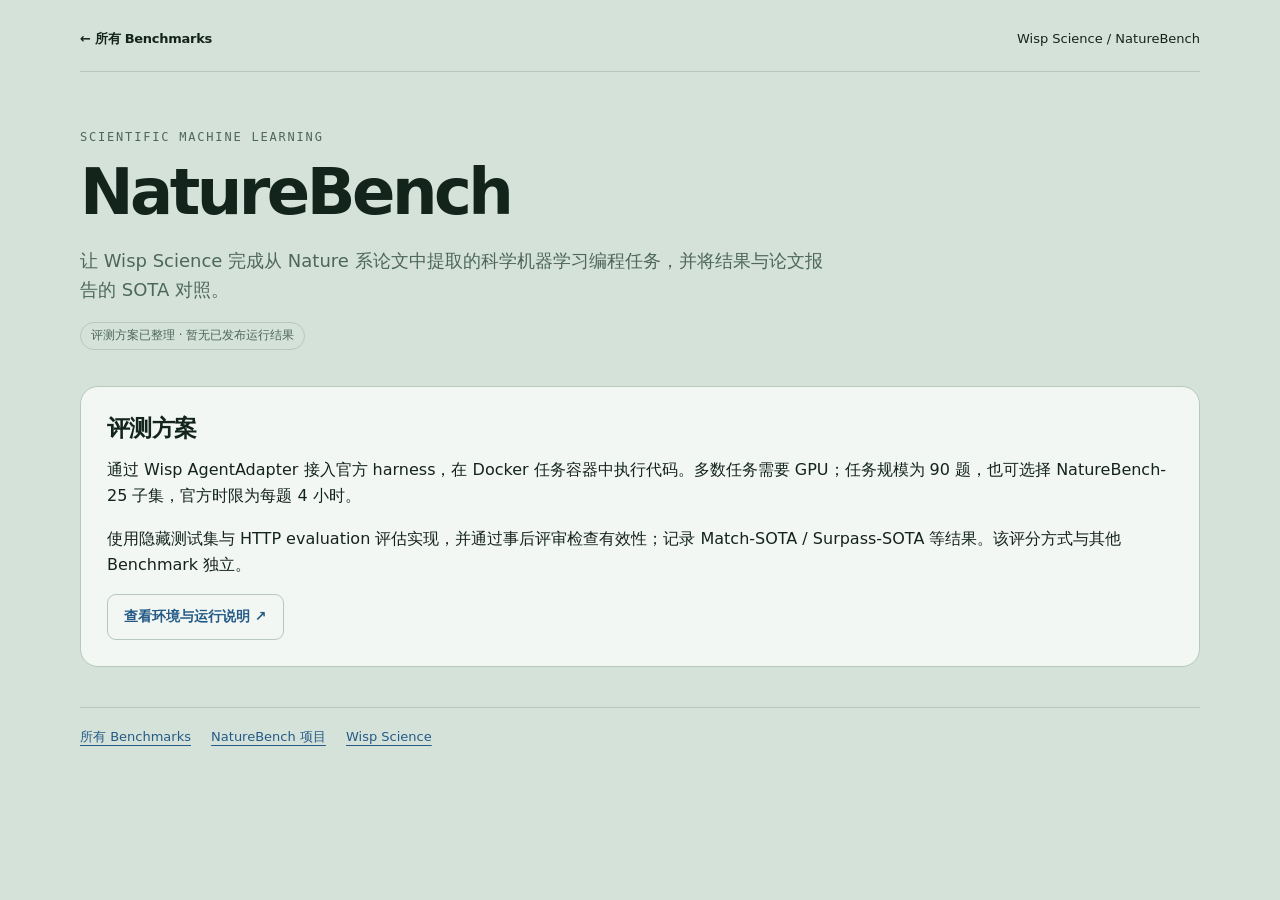
<file: docs/naturebench/index.html>
<!DOCTYPE html>
<html lang="zh-CN">
<head>
  <meta charset="utf-8">
  <meta name="viewport" content="width=device-width, initial-scale=1">
  <title>NatureBench · Wisp Science Benchmarks</title>
  <meta name="description" content="Wisp Science 在 NatureBench 科学机器学习编程任务上的评测方案。">
  <link rel="stylesheet" href="../site.css">
</head>
<body>
  <a class="skip" href="#main">跳到项目介绍</a>
  <div class="wrap">
    <nav class="topbar" aria-label="主导航">
      <a class="brand" href="../index.html">← 所有 Benchmarks</a>
      <span>Wisp Science / NatureBench</span>
    </nav>
    <main id="main">
      <header class="hero">
        <p class="eyebrow">Scientific machine learning</p>
        <h1>NatureBench</h1>
        <p class="lede">让 Wisp Science 完成从 Nature 系论文中提取的科学机器学习编程任务，并将结果与论文报告的 SOTA 对照。</p>
        <span class="pill">评测方案已整理 · 暂无已发布运行结果</span>
      </header>
      <section class="card" aria-labelledby="protocol">
        <h2 id="protocol">评测方案</h2>
        <p>通过 Wisp AgentAdapter 接入官方 harness，在 Docker 任务容器中执行代码。多数任务需要 GPU；任务规模为 90 题，也可选择 NatureBench-25 子集，官方时限为每题 4 小时。</p>
        <p>使用隐藏测试集与 HTTP evaluation 评估实现，并通过事后评审检查有效性；记录 Match-SOTA / Surpass-SOTA 等结果。该评分方式与其他 Benchmark 独立。</p>
        <a class="button" href="https://github.com/wisp-science/wisp-science-benchmark/blob/main/naturebench/README.zh.md">查看环境与运行说明 ↗</a>
      </section>
    </main>
    <footer>
      <a href="../index.html">所有 Benchmarks</a>
      <a href="https://github.com/FrontisAI/NatureBench">NatureBench 项目</a>
      <a href="https://github.com/xuzhougeng/wisp-science">Wisp Science</a>
    </footer>
  </div>
</body>
</html>
</file>
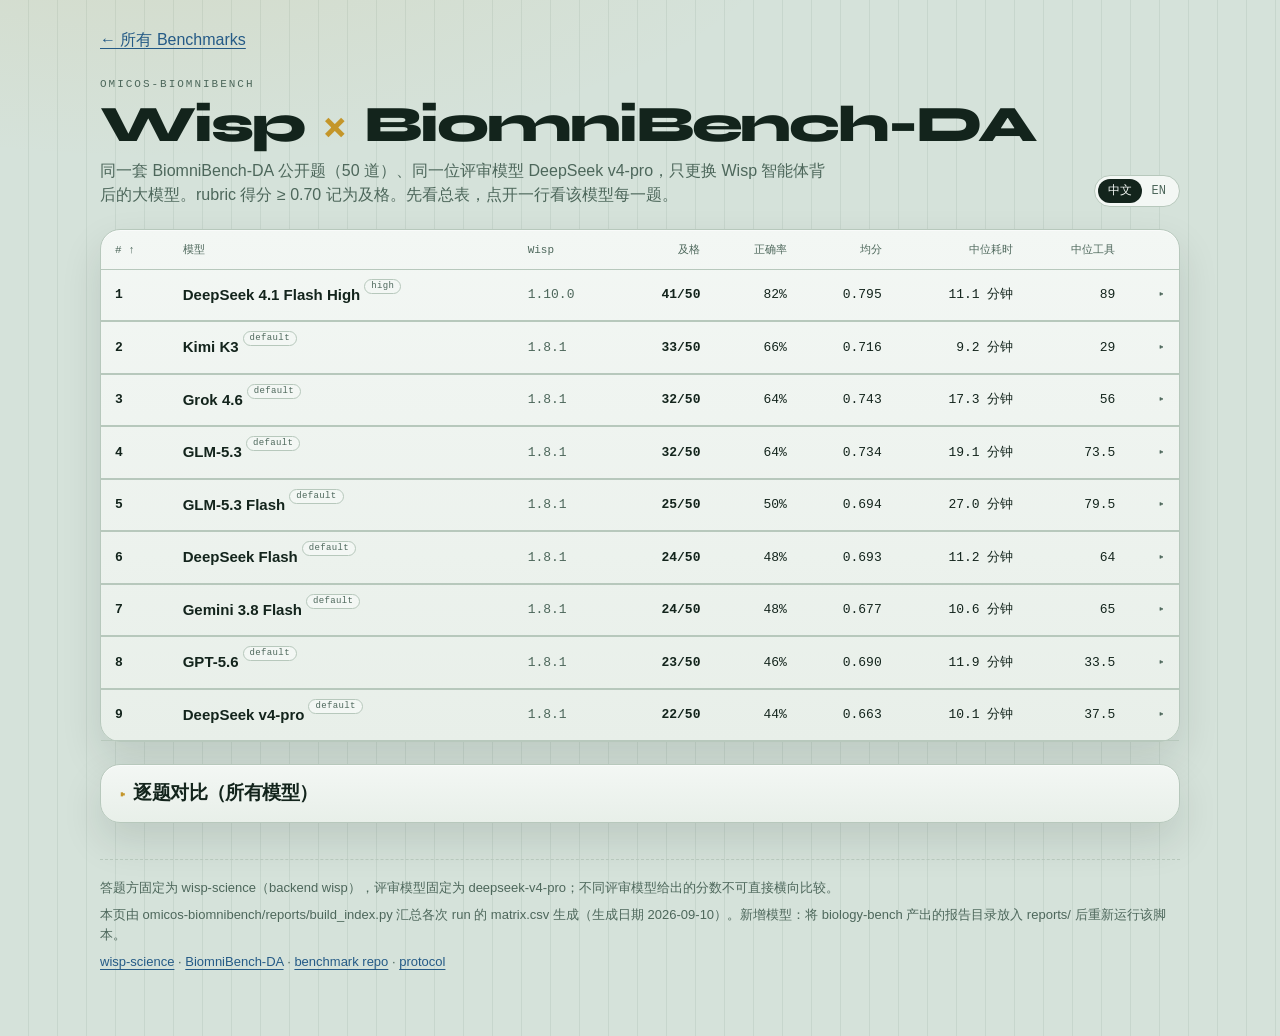
<file: docs/omicos-biomnibench/index.html>
<!DOCTYPE html>
<html lang="zh-CN">
<head>
  <meta charset="utf-8">
  <meta name="viewport" content="width=device-width, initial-scale=1">
  <title>Wisp × BiomniBench-DA</title>
  <meta name="description" content="Wisp Science on BiomniBench-DA. Same 50 tasks, same DeepSeek v4-pro judge, swapped agent models. Pass = score ≥ 0.70.">
  <link rel="preconnect" href="https://fonts.bunny.net" crossorigin>
  <link rel="stylesheet" href="https://fonts.bunny.net/css?family=ibm-plex-mono:400,500|ibm-plex-sans:400,500,600,700|syne:700,800">
  <style>
    :root {
      --tile: #d5e2da;
      --tile-2: #c7d6cd;
      --ink: #13241c;
      --muted: #4d675b;
      --plate: #f3f7f4;
      --plate-2: #e8efe9;
      --edge: #b7c8bc;
      --pass: #1a7a62;
      --pass-ink: #0d4a3c;
      --fail: #8e3d55;
      --gold: #c4962a;
      --gold-soft: #e8d08a;
      --focus: #245a86;
      --empty: #c9d5cc;
      --shadow: 0 18px 40px rgba(19, 36, 28, .12);
      --display: "Syne", "Bahnschrift", "Arial Narrow", "PingFang SC", sans-serif;
      --body: "IBM Plex Sans", "PingFang SC", "Hiragino Sans GB", "Noto Sans SC", "Microsoft YaHei", sans-serif;
      --mono: "IBM Plex Mono", ui-monospace, "SFMono-Regular", Menlo, Consolas, monospace;
      --radius-plate: 20px;
      --well: 16px;
      --well-gap: 4px;
      --cluster-gap: 12px;
    }

    @media (prefers-color-scheme: dark) {
      :root {
        --tile: #11181a;
        --tile-2: #0c1214;
        --ink: #e7f1eb;
        --muted: #9bb0a5;
        --plate: #18211d;
        --plate-2: #121a17;
        --edge: #2c3b34;
        --pass: #4ec9b6;
        --pass-ink: #b7eee4;
        --fail: #e07a9a;
        --gold: #e6c15a;
        --gold-soft: #7a6428;
        --focus: #7eb4e0;
        --empty: #2a3832;
        --shadow: 0 18px 40px rgba(0, 0, 0, .45);
      }
    }

    * { box-sizing: border-box; }
    html, body { margin: 0; padding: 0; }
    html { color-scheme: light dark; }
    body {
      min-height: 100vh;
      color: var(--ink);
      font-family: var(--body);
      font-size: 16px;
      line-height: 1.5;
      background:
        radial-gradient(1200px 480px at 12% -10%, rgba(196, 150, 42, .10), transparent 55%),
        repeating-linear-gradient(90deg, var(--tile) 0 28px, var(--tile-2) 28px 29px);
    }

    a { color: var(--focus); text-underline-offset: 3px; }
    a:hover { color: var(--pass); }
    :focus-visible { outline: 2px solid var(--focus); outline-offset: 2px; }

    .skip {
      position: absolute;
      left: 12px;
      top: -40px;
      background: var(--plate);
      padding: 6px 10px;
      z-index: 20;
    }
    .skip:focus { top: 12px; }

    .wrap {
      width: min(1080px, calc(100% - 32px));
      margin: 0 auto;
      padding: 28px 0 64px;
    }

    header.top {
      display: flex;
      justify-content: space-between;
      gap: 16px;
      align-items: flex-end;
      margin-bottom: 22px;
    }
    .eyebrow {
      font-family: var(--mono);
      font-size: 11px;
      letter-spacing: .18em;
      text-transform: uppercase;
      color: var(--muted);
      margin: 0 0 8px;
    }
    h1 {
      font-family: var(--display);
      font-weight: 800;
      font-size: clamp(2rem, 4.5vw, 3.2rem);
      letter-spacing: -.04em;
      line-height: .95;
      margin: 0;
    }
    h1 span.times { color: var(--gold); font-weight: 700; padding: 0 .08em; }
    .lede { max-width: 46rem; margin: 10px 0 0; color: var(--muted); }

    .lang {
      display: inline-flex;
      border: 1px solid var(--edge);
      background: var(--plate);
      border-radius: 999px;
      padding: 3px;
    }
    .lang button {
      appearance: none;
      border: 0;
      background: transparent;
      color: var(--muted);
      font: 500 12px/1 var(--mono);
      padding: 6px 10px;
      border-radius: 999px;
      cursor: pointer;
    }
    .lang button[aria-pressed="true"] {
      background: var(--ink);
      color: var(--plate);
    }

    .card {
      background: linear-gradient(180deg, var(--plate), var(--plate-2));
      border: 1px solid var(--edge);
      border-radius: var(--radius-plate);
      box-shadow: var(--shadow), inset 0 1px 0 rgba(255,255,255,.55);
    }

    table.rank {
      width: 100%;
      border-collapse: collapse;
      font-variant-numeric: tabular-nums;
    }
    table.rank th {
      font-family: var(--mono);
      font-size: 11px;
      font-weight: 500;
      color: var(--muted);
      text-align: right;
      padding: 12px 14px 10px;
      border-bottom: 1px solid var(--edge);
      white-space: nowrap;
      cursor: pointer;
      user-select: none;
    }
    table.rank th:first-child,
    table.rank th:nth-child(2),
    table.rank th:nth-child(3),
    table.rank td:first-child,
    table.rank td:nth-child(2),
    table.rank td:nth-child(3) { text-align: left; }
    table.rank th[aria-sort="ascending"]::after { content: " ↑"; }
    table.rank th[aria-sort="descending"]::after { content: " ↓"; }
    table.rank td {
      padding: 14px 14px;
      border-bottom: 1px solid var(--edge);
      vertical-align: middle;
      font-family: var(--mono);
      font-size: 13px;
      text-align: right;
    }
    table.rank td.model {
      font-family: var(--body);
      font-weight: 600;
      font-size: 15px;
      overflow: visible;
      padding-right: 52px;
    }
    .model-name {
      position: relative;
      display: inline-block;
    }
    .effort {
      position: absolute;
      left: 100%;
      top: -0.55em;
      margin-left: 4px;
      font-family: var(--mono);
      font-size: 9px;
      font-weight: 500;
      letter-spacing: .04em;
      color: var(--muted);
      line-height: 1;
      padding: 2px 6px;
      border: 1px solid var(--edge);
      border-radius: 99px;
      background: var(--plate);
      white-space: nowrap;
    }
    table.rank td.ver {
      font-family: var(--mono);
      font-weight: 500;
      font-size: 13px;
      color: var(--muted);
    }
    table.rank tr.sum-row { cursor: pointer; }
    table.rank tr.sum-row:hover td { background: color-mix(in srgb, var(--gold-soft) 22%, transparent); }
    table.rank tr.sum-row.is-open td { background: color-mix(in srgb, var(--gold) 14%, transparent); }
    table.rank tbody tr.detail-row td {
      padding: 0;
      border-bottom: 1px solid var(--edge);
      text-align: left;
      font-family: var(--body);
    }
    table.rank tbody tr:last-child td { border-bottom: 0; }
    .rank-n {
      font-family: var(--display);
      font-weight: 800;
      font-size: 1.35rem;
      letter-spacing: -.04em;
      line-height: 1;
      text-align: left;
    }
    .pass-n { font-weight: 600; }
    .bar {
      height: 5px;
      width: 64px;
      margin-left: auto;
      background: var(--empty);
      border-radius: 99px;
      margin-top: 6px;
      overflow: hidden;
    }
    .bar > span {
      display: block;
      height: 100%;
      background: var(--pass);
      border-radius: 99px;
    }
    .chev { font-size: 12px; color: var(--muted); text-align: center; }
    tr.is-open .chev { color: var(--ink); }

    .detail {
      display: none;
      padding: 8px 16px 18px;
      background: color-mix(in srgb, var(--plate-2) 70%, transparent);
    }
    tr.is-open + tr.detail-row .detail { display: block; }

    .detail-bar {
      display: flex;
      justify-content: space-between;
      gap: 12px;
      align-items: baseline;
      flex-wrap: wrap;
      margin: 8px 0 10px;
      font-size: 12px;
      color: var(--muted);
    }
    .legend { display: flex; gap: 14px; align-items: center; }
    .swatch {
      width: var(--well);
      height: var(--well);
      border-radius: 50%;
      display: inline-block;
      vertical-align: middle;
      margin-right: 6px;
      box-shadow: inset 0 2px 3px rgba(19,36,28,.2);
    }
    .swatch.pass {
      background: var(--pass);
      box-shadow: 0 0 0 1.5px var(--gold), inset 0 2px 3px rgba(19,36,28,.2);
    }
    .swatch.fail { background: hsl(340 38% 62%); }

    .clusters {
      display: flex;
      flex-wrap: wrap;
      gap: 10px var(--cluster-gap);
    }
    .cluster {
      display: flex;
      flex-wrap: wrap;
      gap: var(--well-gap);
      justify-content: center;
      width: max(3.2em, calc(var(--n) * var(--well) + (var(--n) - 1) * var(--well-gap)));
    }
    .cluster-label {
      flex: 1 0 100%;
      font-family: var(--mono);
      font-size: 10px;
      color: var(--muted);
      text-align: center;
      letter-spacing: .04em;
    }

    .well {
      width: var(--well);
      height: var(--well);
      border-radius: 50%;
      border: 1px solid rgba(19, 36, 28, .12);
      padding: 0;
      cursor: pointer;
      background: var(--empty);
      box-shadow: inset 0 2px 3px rgba(19, 36, 28, .18);
      flex: 0 0 var(--well);
    }
    .well.is-pass {
      box-shadow: 0 0 0 1.5px var(--gold), inset 0 2px 3px rgba(19, 36, 28, .22);
    }
    .well:hover, .well:focus-visible { transform: scale(1.35); }

    .mini-wrap {
      max-height: 360px;
      overflow-y: auto;
      margin-top: 12px;
      border: 1px solid var(--edge);
      border-radius: 12px;
    }
    .mini {
      width: 100%;
      border-collapse: collapse;
      font-variant-numeric: tabular-nums;
    }
    .mini thead th {
      position: sticky;
      top: 0;
      background: var(--plate);
      z-index: 1;
    }
    .mini th, .mini td {
      padding: 6px 8px;
      border-bottom: 1px solid var(--edge);
      font-size: 13px;
      text-align: right;
    }
    .mini th {
      font-family: var(--mono);
      font-size: 11px;
      font-weight: 500;
      color: var(--muted);
      text-align: right;
    }
    .mini th:first-child, .mini td:first-child,
    .mini th:nth-child(2), .mini td:nth-child(2) { text-align: left; }
    .mini td:first-child { font-family: var(--mono); font-size: 12px; }
    .mini tbody tr.is-hl td { background: color-mix(in srgb, var(--gold) 22%, var(--plate)); }
    .mini tbody tr:hover td { background: color-mix(in srgb, var(--gold-soft) 28%, var(--plate)); }

    button.score {
      appearance: none;
      border: 0;
      background: transparent;
      color: inherit;
      padding: 0;
      cursor: pointer;
    }
    .score {
      font-family: var(--mono);
      font-size: 12px;
      display: inline-flex;
      align-items: center;
      justify-content: flex-end;
      gap: 6px;
    }
    button.score:hover { text-decoration: underline; }
    .mini tbody tr { cursor: pointer; }
    .dot {
      width: 9px;
      height: 9px;
      border-radius: 50%;
      display: inline-block;
      box-shadow: inset 0 1px 1px rgba(19,36,28,.25);
    }
    .dot.pass { box-shadow: 0 0 0 1.5px var(--gold), inset 0 1px 1px rgba(19,36,28,.25); }
    .best { font-weight: 600; }
    .tag {
      font-family: var(--mono);
      font-size: 11px;
      padding: 1px 7px;
      border-radius: 99px;
      border: 1px solid var(--edge);
    }
    .tag.ok { color: var(--pass-ink); border-color: color-mix(in srgb, var(--pass) 45%, var(--edge)); }
    .tag.no { color: var(--fail); }

    .compare { margin-top: 22px; }
    .compare > summary {
      cursor: pointer;
      font-family: var(--display);
      font-weight: 700;
      font-size: 1.2rem;
      letter-spacing: -.03em;
      list-style: none;
      padding: 14px 18px;
    }
    .compare > summary::-webkit-details-marker { display: none; }
    .compare > summary::before {
      content: "▸ ";
      color: var(--gold);
      font-family: var(--mono);
      font-size: 14px;
    }
    .compare[open] > summary::before { content: "▾ "; }
    .compare-body { padding: 0 16px 18px; }

    .filters {
      display: flex;
      gap: 6px;
      flex-wrap: wrap;
      margin: 0 0 12px;
    }
    .filters button {
      appearance: none;
      border: 1px solid var(--edge);
      background: transparent;
      color: var(--muted);
      font: 500 12px/1 var(--mono);
      padding: 7px 10px;
      border-radius: 999px;
      cursor: pointer;
    }
    .filters button[aria-pressed="true"] {
      background: var(--ink);
      color: var(--plate);
      border-color: var(--ink);
    }

    .table-wrap { overflow-x: auto; }
    table.matrix {
      border-collapse: collapse;
      width: 100%;
      min-width: 720px;
      font-variant-numeric: tabular-nums;
    }
    table.matrix th, table.matrix td {
      padding: 8px 10px;
      border-bottom: 1px solid var(--edge);
      text-align: right;
      font-size: 13px;
    }
    table.matrix th {
      font-family: var(--mono);
      font-size: 11px;
      font-weight: 500;
      color: var(--muted);
      cursor: pointer;
      white-space: nowrap;
      user-select: none;
      background: var(--plate);
    }
    table.matrix th:first-child, table.matrix td:first-child,
    table.matrix th:nth-child(2), table.matrix td:nth-child(2) { text-align: left; }
    table.matrix td:first-child { font-family: var(--mono); font-size: 12px; }
    table.matrix th[aria-sort="ascending"]::after { content: " ↑"; }
    table.matrix th[aria-sort="descending"]::after { content: " ↓"; }
    table.matrix tbody tr:hover td { background: color-mix(in srgb, var(--gold-soft) 28%, var(--plate)); }
    table.matrix tbody tr.is-hl td { background: color-mix(in srgb, var(--gold) 22%, var(--plate)); }

    #tip {
      position: fixed;
      z-index: 30;
      pointer-events: none;
      background: var(--ink);
      color: var(--plate);
      font-size: 12px;
      line-height: 1.45;
      padding: 8px 10px;
      border-radius: 10px;
      max-width: 240px;
      transform: translate(12px, 12px);
      box-shadow: 0 10px 24px rgba(19,36,28,.28);
      display: none;
    }
    #tip .k { font-family: var(--mono); font-size: 11px; opacity: .8; }

    .sheet[hidden] { display: none; }
    .sheet {
      position: fixed;
      inset: 0;
      z-index: 40;
    }
    .sheet-backdrop {
      position: absolute;
      inset: 0;
      background: rgba(19, 36, 28, .35);
    }
    .sheet-panel {
      position: absolute;
      top: 0;
      right: 0;
      height: 100%;
      width: min(640px, 100%);
      background: var(--plate);
      color: var(--ink);
      box-shadow: var(--shadow);
      display: flex;
      flex-direction: column;
      overflow: hidden;
    }
    .sheet-head {
      display: flex;
      justify-content: space-between;
      gap: 12px;
      align-items: flex-start;
      padding: 16px 18px 10px;
      border-bottom: 1px solid var(--edge);
    }
    .sheet-head h3 {
      font-family: var(--display);
      font-size: 1.15rem;
      letter-spacing: -.03em;
      margin: 0;
    }
    .sheet-x {
      appearance: none;
      border: 1px solid var(--edge);
      background: transparent;
      color: var(--ink);
      font: 500 12px/1 var(--mono);
      padding: 7px 10px;
      border-radius: 999px;
      cursor: pointer;
    }
    .sheet-meta {
      padding: 10px 18px;
      font-family: var(--mono);
      font-size: 12px;
      color: var(--muted);
    }
    .sheet-body {
      padding: 0 18px 24px;
      overflow: auto;
      flex: 1;
    }
    .sheet-body h4 {
      font-family: var(--mono);
      font-size: 11px;
      letter-spacing: .08em;
      text-transform: uppercase;
      color: var(--muted);
      margin: 16px 0 8px;
    }
    .notes, .answer, .err {
      white-space: pre-wrap;
      word-break: break-word;
      font-size: 13.5px;
      line-height: 1.55;
      margin: 0;
    }
    .answer {
      font-family: var(--mono);
      font-size: 12px;
      background: var(--plate-2);
      border: 1px solid var(--edge);
      border-radius: 12px;
      padding: 12px;
    }
    .err { color: var(--fail); }

    footer.foot {
      margin-top: 36px;
      padding-top: 18px;
      border-top: 1px dashed var(--edge);
      color: var(--muted);
      font-size: 13px;
      display: grid;
      gap: 8px;
    }

    @media (max-width: 800px) {
      .acc, .time, .tools { display: none; }
      .wrap { width: calc(100% - 20px); }
      header.top { flex-direction: column; align-items: flex-start; }
      h1 { font-size: 2rem; }
      table.rank td, table.rank th { padding: 12px 8px; }
    }

    @media (prefers-reduced-motion: reduce) {
      .well { transition: none; }
    }
  </style>
</head>
<body>
  <a class="skip" href="#board" data-i18n="skip"></a>
  <div class="wrap">
    <nav aria-label="Breadcrumb" style="margin-bottom:24px"><a href="../index.html" data-i18n="home">← 所有 Benchmarks</a></nav>
    <header class="top">
      <div>
        <p class="eyebrow">omicos-biomnibench</p>
        <h1>Wisp <span class="times" aria-hidden="true">×</span> BiomniBench-DA</h1>
        <p class="lede" data-i18n="lede"></p>
      </div>
      <div class="lang" role="group" aria-label="Language">
        <button type="button" data-lang="zh" aria-pressed="true">中文</button>
        <button type="button" data-lang="en" aria-pressed="false">EN</button>
      </div>
    </header>

    <section class="card" id="board" aria-labelledby="board-h">
      <table class="rank" id="rank"></table>
    </section>

    <details class="card compare" id="compare">
      <summary data-i18n="compare_title"></summary>
      <div class="compare-body">
        <p class="caption" data-i18n="click_cell" style="margin:0 0 12px;color:var(--muted);font-size:13px"></p>
        <div class="filters" role="tablist">
          <button type="button" data-filter="all" aria-pressed="true" data-i18n="filter_all"></button>
          <button type="button" data-filter="split" aria-pressed="false" data-i18n="filter_split"></button>
          <button type="button" data-filter="fail" aria-pressed="false" data-i18n="filter_fail"></button>
          <button type="button" data-filter="unique" aria-pressed="false" data-i18n="filter_unique"></button>
        </div>
        <div class="table-wrap">
          <table class="matrix" id="matrix"></table>
        </div>
      </div>
    </details>

    <footer class="foot">
      <div data-i18n="foot_protocol"></div>
      <div data-i18n="foot_build"></div>
      <div>
        <a href="https://github.com/xuzhougeng/wisp-science">wisp-science</a>
        ·
        <a href="https://huggingface.co/datasets/phylobio/BiomniBench-DA">BiomniBench-DA</a>
        ·
        <a href="https://github.com/wisp-science/wisp-science-benchmark">benchmark repo</a>
        ·
        <a href="https://github.com/wisp-science/wisp-science-benchmark/blob/main/omicos-biomnibench/README.md">protocol</a>
      </div>
    </footer>
  </div>
  <div id="tip" role="tooltip"></div>
  <div id="sheet" class="sheet" hidden>
    <div class="sheet-backdrop" data-close></div>
    <aside class="sheet-panel" role="dialog" aria-modal="true" aria-labelledby="sheet-title">
      <div class="sheet-head">
        <h3 id="sheet-title"></h3>
        <button type="button" class="sheet-x" data-close data-i18n="close"></button>
      </div>
      <div class="sheet-meta" id="sheet-meta"></div>
      <div class="sheet-body">
        <h4 data-i18n="judge_notes"></h4>
        <p class="notes" id="sheet-notes"></p>
        <h4 data-i18n="error_word" id="sheet-err-h" hidden></h4>
        <p class="err" id="sheet-err" hidden></p>
        <h4 data-i18n="model_answer"></h4>
        <pre class="answer" id="sheet-answer"></pre>
      </div>
    </aside>
  </div>
  <script type="application/json" id="bench-data">{"generated_at":"2026-09-10","generated_ts":"2026-09-10T12:24:23Z","protocol":{"agent":"wisp-science","backend":"wisp","judge":"deepseek-v4-pro","pass_threshold":0.7,"n_tasks":50,"n_models":9,"dataset":"BiomniBench-DA","dataset_url":"https://huggingface.co/datasets/phylobio/BiomniBench-DA","agent_url":"https://github.com/xuzhougeng/wisp-science","repo_url":"https://github.com/wisp-science/wisp-science-benchmark","protocol_url":"https://github.com/wisp-science/wisp-science-benchmark/blob/main/omicos-biomnibench/README.md"},"models":[{"id":"wisp-deepseek-4.1-flash-high","label":"DeepSeek 4.1 Flash High","wisp_version":"1.10.0","reasoning_effort":"high","ran":50,"answered":50,"passed":41,"accuracy":0.82,"mean_score":0.7946,"median_score":0.835,"mean_elapsed_s":1115.842766560726,"median_elapsed_s":668.3066660035402,"mean_tool_calls":99.24,"median_tool_calls":89.0,"perfect":8},{"id":"wisp-kimi-k3","label":"Kimi K3","wisp_version":"1.8.1","reasoning_effort":"default","ran":50,"answered":50,"passed":33,"accuracy":0.66,"mean_score":0.7156,"median_score":0.74,"mean_elapsed_s":762.5427568952739,"median_elapsed_s":553.8785995701328,"mean_tool_calls":32.26,"median_tool_calls":29.0,"perfect":5},{"id":"wisp-grok-4.6","label":"Grok 4.6","wisp_version":"1.8.1","reasoning_effort":"default","ran":50,"answered":50,"passed":32,"accuracy":0.64,"mean_score":0.7428,"median_score":0.78,"mean_elapsed_s":1178.351453275159,"median_elapsed_s":1037.538725502789,"mean_tool_calls":57.72,"median_tool_calls":56.0,"perfect":9},{"id":"wisp-glm-5.3","label":"GLM-5.3","wisp_version":"1.8.1","reasoning_effort":"default","ran":50,"answered":50,"passed":32,"accuracy":0.64,"mean_score":0.7338,"median_score":0.77,"mean_elapsed_s":1447.5274944160878,"median_elapsed_s":1147.7872294560075,"mean_tool_calls":85.3,"median_tool_calls":73.5,"perfect":5},{"id":"wisp-glm-5.3-flash","label":"GLM-5.3 Flash","wisp_version":"1.8.1","reasoning_effort":"default","ran":50,"answered":50,"passed":25,"accuracy":0.5,"mean_score":0.6944,"median_score":0.69,"mean_elapsed_s":2096.494638219625,"median_elapsed_s":1620.999378352426,"mean_tool_calls":84.4,"median_tool_calls":79.5,"perfect":7},{"id":"wisp-deepseek-flash-vision","label":"DeepSeek Flash","wisp_version":"1.8.1","reasoning_effort":"default","ran":50,"answered":50,"passed":24,"accuracy":0.48,"mean_score":0.6928,"median_score":0.69,"mean_elapsed_s":904.795293523483,"median_elapsed_s":673.8689262224361,"mean_tool_calls":70.76,"median_tool_calls":64.0,"perfect":4},{"id":"wisp-gemini-3.8-flash","label":"Gemini 3.8 Flash","wisp_version":"1.8.1","reasoning_effort":"default","ran":50,"answered":50,"passed":24,"accuracy":0.48,"mean_score":0.6768000000000001,"median_score":0.675,"mean_elapsed_s":780.0651274971664,"median_elapsed_s":634.7704987330362,"mean_tool_calls":66.5,"median_tool_calls":65.0,"perfect":3},{"id":"wisp-gpt-5.6-sol","label":"GPT-5.6","wisp_version":"1.8.1","reasoning_effort":"default","ran":50,"answered":50,"passed":23,"accuracy":0.46,"mean_score":0.6904,"median_score":0.6799999999999999,"mean_elapsed_s":764.036622802876,"median_elapsed_s":712.948938857764,"mean_tool_calls":34.76,"median_tool_calls":33.5,"perfect":6},{"id":"wisp-deepseek-v4-pro","label":"DeepSeek v4-pro","wisp_version":"1.8.1","reasoning_effort":"default","ran":50,"answered":50,"passed":22,"accuracy":0.44,"mean_score":0.6629999999999999,"median_score":0.67,"mean_elapsed_s":769.5312627518177,"median_elapsed_s":603.0156767275184,"mean_tool_calls":42.3,"median_tool_calls":37.5,"perfect":5}],"tasks":[{"id":"da-1-3","paper":1},{"id":"da-1-4","paper":1},{"id":"da-3-4","paper":3},{"id":"da-3-5","paper":3},{"id":"da-4-1","paper":4},{"id":"da-4-6","paper":4},{"id":"da-4-7","paper":4},{"id":"da-5-1","paper":5},{"id":"da-5-3","paper":5},{"id":"da-6-2","paper":6},{"id":"da-6-5","paper":6},{"id":"da-8-1","paper":8},{"id":"da-8-2","paper":8},{"id":"da-8-3","paper":8},{"id":"da-9-1","paper":9},{"id":"da-9-7","paper":9},{"id":"da-10-1","paper":10},{"id":"da-10-3","paper":10},{"id":"da-11-1","paper":11},{"id":"da-12-2","paper":12},{"id":"da-12-4","paper":12},{"id":"da-13-1","paper":13},{"id":"da-13-3","paper":13},{"id":"da-13-5","paper":13},{"id":"da-13-6","paper":13},{"id":"da-14-1","paper":14},{"id":"da-14-3","paper":14},{"id":"da-14-8","paper":14},{"id":"da-15-1","paper":15},{"id":"da-15-2","paper":15},{"id":"da-15-7","paper":15},{"id":"da-15-8","paper":15},{"id":"da-16-1","paper":16},{"id":"da-17-1","paper":17},{"id":"da-17-3","paper":17},{"id":"da-17-5","paper":17},{"id":"da-18-1","paper":18},{"id":"da-18-5","paper":18},{"id":"da-18-7","paper":18},{"id":"da-19-1","paper":19},{"id":"da-19-3","paper":19},{"id":"da-19-4","paper":19},{"id":"da-19-6","paper":19},{"id":"da-20-1","paper":20},{"id":"da-20-3","paper":20},{"id":"da-20-4","paper":20},{"id":"da-24-3","paper":24},{"id":"da-25-1","paper":25},{"id":"da-26-2","paper":26},{"id":"da-26-4","paper":26}],"cells":{"wisp-deepseek-4.1-flash-high":{"da-1-3":{"score":0.92,"pass":true,"elapsed_s":799.8729273919016,"tool_calls":82,"status":"ok"},"da-1-4":{"score":0.94,"pass":true,"elapsed_s":412.9413070566952,"tool_calls":75,"status":"ok"},"da-3-4":{"score":1.0,"pass":true,"elapsed_s":312.4587098620832,"tool_calls":65,"status":"ok"},"da-3-5":{"score":1.0,"pass":true,"elapsed_s":406.32066629081964,"tool_calls":65,"status":"ok"},"da-4-1":{"score":0.89,"pass":true,"elapsed_s":953.3729357682168,"tool_calls":110,"status":"ok"},"da-4-6":{"score":0.71,"pass":true,"elapsed_s":247.02614243887365,"tool_calls":46,"status":"ok"},"da-4-7":{"score":0.76,"pass":true,"elapsed_s":649.6743212752044,"tool_calls":89,"status":"ok"},"da-5-1":{"score":0.86,"pass":true,"elapsed_s":237.46357581578195,"tool_calls":54,"status":"ok"},"da-5-3":{"score":0.85,"pass":true,"elapsed_s":301.607875328511,"tool_calls":61,"status":"ok"},"da-6-2":{"score":0.52,"pass":false,"elapsed_s":620.7740288656205,"tool_calls":89,"status":"ok"},"da-6-5":{"score":0.74,"pass":true,"elapsed_s":2091.013426180929,"tool_calls":101,"status":"ok"},"da-8-1":{"score":0.92,"pass":true,"elapsed_s":368.00182304158807,"tool_calls":77,"status":"ok"},"da-8-2":{"score":0.72,"pass":true,"elapsed_s":641.8076293300837,"tool_calls":122,"status":"ok"},"da-8-3":{"score":0.78,"pass":true,"elapsed_s":1724.0909455548972,"tool_calls":200,"status":"ok"},"da-9-1":{"score":0.73,"pass":true,"elapsed_s":519.7955824322999,"tool_calls":107,"status":"ok"},"da-9-7":{"score":0.83,"pass":true,"elapsed_s":1136.116335818544,"tool_calls":152,"status":"ok"},"da-10-1":{"score":0.72,"pass":true,"elapsed_s":1460.6503420509398,"tool_calls":94,"status":"ok"},"da-10-3":{"score":1.0,"pass":true,"elapsed_s":648.87475820072,"tool_calls":75,"status":"ok"},"da-11-1":{"score":0.93,"pass":true,"elapsed_s":1888.14932478033,"tool_calls":145,"status":"ok"},"da-12-2":{"score":0.87,"pass":true,"elapsed_s":878.1773371882737,"tool_calls":42,"status":"ok"},"da-12-4":{"score":1.0,"pass":true,"elapsed_s":1037.6139348912984,"tool_calls":72,"status":"ok"},"da-13-1":{"score":1.0,"pass":true,"elapsed_s":686.9390107318759,"tool_calls":139,"status":"ok"},"da-13-3":{"score":0.87,"pass":true,"elapsed_s":298.90348121523857,"tool_calls":27,"status":"ok"},"da-13-5":{"score":0.8,"pass":true,"elapsed_s":921.3511915020645,"tool_calls":45,"status":"ok"},"da-13-6":{"score":0.8,"pass":true,"elapsed_s":349.6632563639432,"tool_calls":56,"status":"ok"},"da-14-1":{"score":1.0,"pass":true,"elapsed_s":401.43285214714706,"tool_calls":58,"status":"ok"},"da-14-3":{"score":1.0,"pass":true,"elapsed_s":214.26025737822056,"tool_calls":40,"status":"ok"},"da-14-8":{"score":0.86,"pass":true,"elapsed_s":578.4019112959504,"tool_calls":73,"status":"ok"},"da-15-1":{"score":1.0,"pass":true,"elapsed_s":1273.2190618887544,"tool_calls":93,"status":"ok"},"da-15-2":{"score":0.93,"pass":true,"elapsed_s":7353.698260229081,"tool_calls":196,"status":"ok"},"da-15-7":{"score":0.77,"pass":true,"elapsed_s":581.8136294186115,"tool_calls":81,"status":"ok"},"da-15-8":{"score":0.7,"pass":true,"elapsed_s":456.8338716905564,"tool_calls":78,"status":"ok"},"da-16-1":{"score":0.93,"pass":true,"elapsed_s":973.6272510718554,"tool_calls":135,"status":"ok"},"da-17-1":{"score":0.84,"pass":true,"elapsed_s":1135.6275334954262,"tool_calls":195,"status":"ok"},"da-17-3":{"score":0.81,"pass":true,"elapsed_s":894.2956447694451,"tool_calls":115,"status":"ok"},"da-17-5":{"score":0.9,"pass":true,"elapsed_s":973.6412562858313,"tool_calls":130,"status":"ok"},"da-18-1":{"score":0.92,"pass":true,"elapsed_s":627.6805203519762,"tool_calls":101,"status":"ok"},"da-18-5":{"score":0.51,"pass":false,"elapsed_s":269.3408663980663,"tool_calls":38,"status":"ok"},"da-18-7":{"score":0.72,"pass":true,"elapsed_s":692.5152478013188,"tool_calls":141,"status":"ok"},"da-19-1":{"score":0.89,"pass":true,"elapsed_s":395.4571988750249,"tool_calls":89,"status":"ok"},"da-19-3":{"score":0.62,"pass":false,"elapsed_s":438.81071410886943,"tool_calls":81,"status":"ok"},"da-19-4":{"score":0.5,"pass":false,"elapsed_s":2955.400891555473,"tool_calls":138,"status":"ok"},"da-19-6":{"score":0.87,"pass":true,"elapsed_s":2156.466194950044,"tool_calls":100,"status":"ok"},"da-20-1":{"score":0.56,"pass":false,"elapsed_s":925.5956496875733,"tool_calls":160,"status":"ok"},"da-20-3":{"score":0.73,"pass":true,"elapsed_s":883.0563175342977,"tool_calls":86,"status":"ok"},"da-20-4":{"score":0.33,"pass":false,"elapsed_s":1457.2307373769581,"tool_calls":142,"status":"ok"},"da-24-3":{"score":0.35,"pass":false,"elapsed_s":615.5167056471109,"tool_calls":67,"status":"ok"},"da-25-1":{"score":0.79,"pass":true,"elapsed_s":839.4528762474656,"tool_calls":161,"status":"ok"},"da-26-2":{"score":0.43,"pass":false,"elapsed_s":638.6419513467699,"tool_calls":109,"status":"ok"},"da-26-4":{"score":0.61,"pass":false,"elapsed_s":8467.460057107732,"tool_calls":165,"status":"ok"}},"wisp-deepseek-flash-vision":{"da-1-3":{"score":0.92,"pass":true,"elapsed_s":1377.4066165983677,"tool_calls":89,"status":"ok"},"da-1-4":{"score":0.79,"pass":true,"elapsed_s":469.45063129998744,"tool_calls":47,"status":"ok"},"da-3-4":{"score":1.0,"pass":true,"elapsed_s":466.7709950786084,"tool_calls":47,"status":"ok"},"da-3-5":{"score":0.69,"pass":false,"elapsed_s":666.3313825447112,"tool_calls":43,"status":"ok"},"da-4-1":{"score":0.82,"pass":true,"elapsed_s":861.4723384883255,"tool_calls":62,"status":"ok"},"da-4-6":{"score":0.58,"pass":false,"elapsed_s":368.73796043358743,"tool_calls":45,"status":"ok"},"da-4-7":{"score":0.58,"pass":false,"elapsed_s":529.0965161249042,"tool_calls":57,"status":"ok"},"da-5-1":{"score":0.63,"pass":false,"elapsed_s":492.99797611124814,"tool_calls":68,"status":"ok"},"da-5-3":{"score":0.85,"pass":true,"elapsed_s":297.43236274830997,"tool_calls":39,"status":"ok"},"da-6-2":{"score":0.35,"pass":false,"elapsed_s":982.2832577507943,"tool_calls":82,"status":"ok"},"da-6-5":{"score":0.85,"pass":true,"elapsed_s":773.2418801039457,"tool_calls":60,"status":"ok"},"da-8-1":{"score":0.92,"pass":true,"elapsed_s":495.9794270694256,"tool_calls":58,"status":"ok"},"da-8-2":{"score":0.59,"pass":false,"elapsed_s":535.0759612582624,"tool_calls":52,"status":"ok"},"da-8-3":{"score":0.64,"pass":false,"elapsed_s":1403.3123076390475,"tool_calls":127,"status":"ok"},"da-9-1":{"score":0.59,"pass":false,"elapsed_s":690.0046373680234,"tool_calls":68,"status":"ok"},"da-9-7":{"score":0.58,"pass":false,"elapsed_s":482.6080582141876,"tool_calls":55,"status":"ok"},"da-10-1":{"score":0.52,"pass":false,"elapsed_s":1296.4763984568417,"tool_calls":104,"status":"ok"},"da-10-3":{"score":1.0,"pass":true,"elapsed_s":2664.9713892415166,"tool_calls":94,"status":"ok"},"da-11-1":{"score":0.86,"pass":true,"elapsed_s":2254.6098938435316,"tool_calls":140,"status":"ok"},"da-12-2":{"score":0.57,"pass":false,"elapsed_s":262.0470759421587,"tool_calls":26,"status":"ok"},"da-12-4":{"score":1.0,"pass":true,"elapsed_s":692.0109185446054,"tool_calls":65,"status":"ok"},"da-13-1":{"score":0.69,"pass":false,"elapsed_s":933.1805744469166,"tool_calls":65,"status":"ok"},"da-13-3":{"score":0.78,"pass":true,"elapsed_s":310.5220420639962,"tool_calls":26,"status":"ok"},"da-13-5":{"score":0.6,"pass":false,"elapsed_s":2057.435946358368,"tool_calls":54,"status":"ok"},"da-13-6":{"score":0.5,"pass":false,"elapsed_s":530.3034535367042,"tool_calls":39,"status":"ok"},"da-14-1":{"score":0.8,"pass":true,"elapsed_s":464.84182194806635,"tool_calls":47,"status":"ok"},"da-14-3":{"score":1.0,"pass":true,"elapsed_s":635.281316999346,"tool_calls":69,"status":"ok"},"da-14-8":{"score":0.68,"pass":false,"elapsed_s":733.602295730263,"tool_calls":72,"status":"ok"},"da-15-1":{"score":0.8,"pass":true,"elapsed_s":660.9246275108308,"tool_calls":70,"status":"ok"},"da-15-2":{"score":0.55,"pass":false,"elapsed_s":1892.0333663839847,"tool_calls":103,"status":"ok"},"da-15-7":{"score":0.6,"pass":false,"elapsed_s":475.0773611124605,"tool_calls":43,"status":"ok"},"da-15-8":{"score":0.7,"pass":true,"elapsed_s":621.746902199462,"tool_calls":58,"status":"ok"},"da-16-1":{"score":0.85,"pass":true,"elapsed_s":851.5110128056258,"tool_calls":109,"status":"ok"},"da-17-1":{"score":0.84,"pass":true,"elapsed_s":525.2647308725864,"tool_calls":63,"status":"ok"},"da-17-3":{"score":0.81,"pass":true,"elapsed_s":641.0476043578237,"tool_calls":63,"status":"ok"},"da-17-5":{"score":0.72,"pass":true,"elapsed_s":447.56413605995476,"tool_calls":51,"status":"ok"},"da-18-1":{"score":0.92,"pass":true,"elapsed_s":434.8714045844972,"tool_calls":45,"status":"ok"},"da-18-5":{"score":0.51,"pass":false,"elapsed_s":1722.8527429662645,"tool_calls":65,"status":"ok"},"da-18-7":{"score":0.62,"pass":false,"elapsed_s":797.4400784056634,"tool_calls":69,"status":"ok"},"da-19-1":{"score":0.8,"pass":true,"elapsed_s":254.40925040468574,"tool_calls":30,"status":"ok"},"da-19-3":{"score":0.9,"pass":true,"elapsed_s":795.4343267735094,"tool_calls":120,"status":"ok"},"da-19-4":{"score":0.55,"pass":false,"elapsed_s":665.1425206623971,"tool_calls":87,"status":"ok"},"da-19-6":{"score":0.87,"pass":true,"elapsed_s":681.406469900161,"tool_calls":58,"status":"ok"},"da-20-1":{"score":0.51,"pass":false,"elapsed_s":728.4892822355032,"tool_calls":70,"status":"ok"},"da-20-3":{"score":0.73,"pass":true,"elapsed_s":621.3204729966819,"tool_calls":50,"status":"ok"},"da-20-4":{"score":0.28,"pass":false,"elapsed_s":1463.3895169980824,"tool_calls":119,"status":"ok"},"da-24-3":{"score":0.2,"pass":false,"elapsed_s":1127.5668495688587,"tool_calls":78,"status":"ok"},"da-25-1":{"score":0.61,"pass":false,"elapsed_s":835.2252138126642,"tool_calls":69,"status":"ok"},"da-26-2":{"score":0.35,"pass":false,"elapsed_s":1230.0651882477105,"tool_calls":116,"status":"ok"},"da-26-4":{"score":0.54,"pass":false,"elapsed_s":4039.4961813706905,"tool_calls":202,"status":"ok"}},"wisp-deepseek-v4-pro":{"da-1-3":{"score":0.8,"pass":true,"elapsed_s":521.7337079364806,"tool_calls":41,"status":"ok"},"da-1-4":{"score":0.79,"pass":true,"elapsed_s":444.9621158801019,"tool_calls":29,"status":"ok"},"da-3-4":{"score":1.0,"pass":true,"elapsed_s":334.536034617573,"tool_calls":40,"status":"ok"},"da-3-5":{"score":0.61,"pass":false,"elapsed_s":645.4390967022628,"tool_calls":52,"status":"ok"},"da-4-1":{"score":0.93,"pass":true,"elapsed_s":427.1540150102228,"tool_calls":31,"status":"ok"},"da-4-6":{"score":0.48,"pass":false,"elapsed_s":347.97538354061544,"tool_calls":30,"status":"ok"},"da-4-7":{"score":0.51,"pass":false,"elapsed_s":513.059831995517,"tool_calls":27,"status":"ok"},"da-5-1":{"score":0.68,"pass":false,"elapsed_s":327.58433088473976,"tool_calls":34,"status":"ok"},"da-5-3":{"score":0.6,"pass":false,"elapsed_s":316.29482706449926,"tool_calls":37,"status":"ok"},"da-6-2":{"score":0.35,"pass":false,"elapsed_s":1146.1366179380566,"tool_calls":53,"status":"ok"},"da-6-5":{"score":0.69,"pass":false,"elapsed_s":1212.298982264474,"tool_calls":35,"status":"ok"},"da-8-1":{"score":0.84,"pass":true,"elapsed_s":1350.0316087473184,"tool_calls":45,"status":"ok"},"da-8-2":{"score":0.44,"pass":false,"elapsed_s":490.2907123360783,"tool_calls":35,"status":"ok"},"da-8-3":{"score":0.5,"pass":false,"elapsed_s":1097.9762173537165,"tool_calls":46,"status":"ok"},"da-9-1":{"score":0.66,"pass":false,"elapsed_s":527.7406664565206,"tool_calls":39,"status":"ok"},"da-9-7":{"score":0.58,"pass":false,"elapsed_s":449.04906593076885,"tool_calls":33,"status":"ok"},"da-10-1":{"score":0.66,"pass":false,"elapsed_s":720.6013662759215,"tool_calls":36,"status":"ok"},"da-10-3":{"score":1.0,"pass":true,"elapsed_s":806.886176744476,"tool_calls":38,"status":"ok"},"da-11-1":{"score":0.93,"pass":true,"elapsed_s":2381.1343921907246,"tool_calls":93,"status":"ok"},"da-12-2":{"score":0.6,"pass":false,"elapsed_s":335.1686421073973,"tool_calls":34,"status":"ok"},"da-12-4":{"score":1.0,"pass":true,"elapsed_s":823.3597071990371,"tool_calls":31,"status":"ok"},"da-13-1":{"score":0.95,"pass":true,"elapsed_s":603.2349796686321,"tool_calls":48,"status":"ok"},"da-13-3":{"score":0.78,"pass":true,"elapsed_s":287.9220201931894,"tool_calls":19,"status":"ok"},"da-13-5":{"score":0.4,"pass":false,"elapsed_s":445.89508169703186,"tool_calls":28,"status":"ok"},"da-13-6":{"score":0.7,"pass":true,"elapsed_s":507.6852236595005,"tool_calls":31,"status":"ok"},"da-14-1":{"score":1.0,"pass":true,"elapsed_s":455.5073599591851,"tool_calls":35,"status":"ok"},"da-14-3":{"score":1.0,"pass":true,"elapsed_s":521.132383685559,"tool_calls":34,"status":"ok"},"da-14-8":{"score":0.76,"pass":true,"elapsed_s":940.9664682410657,"tool_calls":46,"status":"ok"},"da-15-1":{"score":0.9,"pass":true,"elapsed_s":665.1902703437954,"tool_calls":48,"status":"ok"},"da-15-2":{"score":0.42,"pass":false,"elapsed_s":1475.8463049884886,"tool_calls":66,"status":"ok"},"da-15-7":{"score":0.67,"pass":false,"elapsed_s":494.4974876344204,"tool_calls":35,"status":"ok"},"da-15-8":{"score":0.6,"pass":false,"elapsed_s":761.5379845444113,"tool_calls":38,"status":"ok"},"da-16-1":{"score":0.85,"pass":true,"elapsed_s":703.7083344347775,"tool_calls":53,"status":"ok"},"da-17-1":{"score":0.84,"pass":true,"elapsed_s":439.21761748194695,"tool_calls":34,"status":"ok"},"da-17-3":{"score":0.73,"pass":true,"elapsed_s":998.1012915503234,"tool_calls":54,"status":"ok"},"da-17-5":{"score":0.82,"pass":true,"elapsed_s":1293.4964781273156,"tool_calls":73,"status":"ok"},"da-18-1":{"score":0.8,"pass":true,"elapsed_s":518.1768335625529,"tool_calls":34,"status":"ok"},"da-18-5":{"score":0.36,"pass":false,"elapsed_s":810.8969122134149,"tool_calls":28,"status":"ok"},"da-18-7":{"score":0.67,"pass":false,"elapsed_s":602.7963737864047,"tool_calls":36,"status":"ok"},"da-19-1":{"score":0.72,"pass":true,"elapsed_s":191.67456411384046,"tool_calls":18,"status":"ok"},"da-19-3":{"score":0.57,"pass":false,"elapsed_s":510.537106718868,"tool_calls":46,"status":"ok"},"da-19-4":{"score":0.5,"pass":false,"elapsed_s":866.0880454536527,"tool_calls":65,"status":"ok"},"da-19-6":{"score":0.87,"pass":true,"elapsed_s":332.2703016847372,"tool_calls":29,"status":"ok"},"da-20-1":{"score":0.38,"pass":false,"elapsed_s":946.3392547052354,"tool_calls":45,"status":"ok"},"da-20-3":{"score":0.52,"pass":false,"elapsed_s":586.9740588404238,"tool_calls":36,"status":"ok"},"da-20-4":{"score":0.2,"pass":false,"elapsed_s":825.4221134223044,"tool_calls":44,"status":"ok"},"da-24-3":{"score":0.25,"pass":false,"elapsed_s":744.2591366525739,"tool_calls":51,"status":"ok"},"da-25-1":{"score":0.3,"pass":false,"elapsed_s":733.689402056858,"tool_calls":56,"status":"ok"},"da-26-2":{"score":0.38,"pass":false,"elapsed_s":1216.7615982685238,"tool_calls":65,"status":"ok"},"da-26-4":{"score":0.56,"pass":false,"elapsed_s":3777.32465072535,"tool_calls":81,"status":"ok"}},"wisp-gemini-3.8-flash":{"da-1-3":{"score":0.92,"pass":true,"elapsed_s":362.3421834912151,"tool_calls":44,"status":"ok"},"da-1-4":{"score":0.79,"pass":true,"elapsed_s":207.54087965376675,"tool_calls":39,"status":"ok"},"da-3-4":{"score":0.89,"pass":true,"elapsed_s":638.2538895811886,"tool_calls":38,"status":"ok"},"da-3-5":{"score":0.56,"pass":false,"elapsed_s":290.43966935761273,"tool_calls":60,"status":"ok"},"da-4-1":{"score":0.73,"pass":true,"elapsed_s":623.7521635629237,"tool_calls":42,"status":"ok"},"da-4-6":{"score":0.65,"pass":false,"elapsed_s":354.40165643952787,"tool_calls":60,"status":"ok"},"da-4-7":{"score":0.67,"pass":false,"elapsed_s":1856.6432462204248,"tool_calls":70,"status":"ok"},"da-5-1":{"score":0.84,"pass":true,"elapsed_s":290.97548785991967,"tool_calls":51,"status":"ok"},"da-5-3":{"score":0.74,"pass":true,"elapsed_s":360.89152625389397,"tool_calls":42,"status":"ok"},"da-6-2":{"score":0.32,"pass":false,"elapsed_s":1069.570380628109,"tool_calls":77,"status":"ok"},"da-6-5":{"score":0.51,"pass":false,"elapsed_s":2655.890198033303,"tool_calls":76,"status":"ok"},"da-8-1":{"score":0.86,"pass":true,"elapsed_s":875.3234645519406,"tool_calls":44,"status":"ok"},"da-8-2":{"score":0.59,"pass":false,"elapsed_s":805.8067834079266,"tool_calls":80,"status":"ok"},"da-8-3":{"score":0.8,"pass":true,"elapsed_s":1368.0686006695032,"tool_calls":112,"status":"ok"},"da-9-1":{"score":0.42,"pass":false,"elapsed_s":541.4749583825469,"tool_calls":66,"status":"ok"},"da-9-7":{"score":0.68,"pass":false,"elapsed_s":1244.7249550037086,"tool_calls":56,"status":"ok"},"da-10-1":{"score":0.66,"pass":false,"elapsed_s":1187.6702751852572,"tool_calls":73,"status":"ok"},"da-10-3":{"score":0.89,"pass":true,"elapsed_s":445.7825174294412,"tool_calls":71,"status":"ok"},"da-11-1":{"score":0.93,"pass":true,"elapsed_s":2209.5456213504076,"tool_calls":139,"status":"ok"},"da-12-2":{"score":0.87,"pass":true,"elapsed_s":144.31598841957748,"tool_calls":31,"status":"ok"},"da-12-4":{"score":0.57,"pass":false,"elapsed_s":282.7055771332234,"tool_calls":53,"status":"ok"},"da-13-1":{"score":1.0,"pass":true,"elapsed_s":509.08283684030175,"tool_calls":96,"status":"ok"},"da-13-3":{"score":0.87,"pass":true,"elapsed_s":173.25955495610833,"tool_calls":31,"status":"ok"},"da-13-5":{"score":0.5,"pass":false,"elapsed_s":416.90903416089714,"tool_calls":54,"status":"ok"},"da-13-6":{"score":0.8,"pass":true,"elapsed_s":293.13065473921597,"tool_calls":55,"status":"ok"},"da-14-1":{"score":0.51,"pass":false,"elapsed_s":192.49041098356247,"tool_calls":35,"status":"ok"},"da-14-3":{"score":0.86,"pass":true,"elapsed_s":372.6588897090405,"tool_calls":76,"status":"ok"},"da-14-8":{"score":0.58,"pass":false,"elapsed_s":598.457438306883,"tool_calls":92,"status":"ok"},"da-15-1":{"score":0.9,"pass":true,"elapsed_s":667.9283612295985,"tool_calls":69,"status":"ok"},"da-15-2":{"score":0.7,"pass":true,"elapsed_s":837.5092994812876,"tool_calls":58,"status":"ok"},"da-15-7":{"score":0.6,"pass":false,"elapsed_s":929.2652603629977,"tool_calls":53,"status":"ok"},"da-15-8":{"score":0.42,"pass":false,"elapsed_s":320.2682856861502,"tool_calls":47,"status":"ok"},"da-16-1":{"score":0.82,"pass":true,"elapsed_s":946.5330884102732,"tool_calls":69,"status":"ok"},"da-17-1":{"score":0.78,"pass":true,"elapsed_s":631.2871078848839,"tool_calls":78,"status":"ok"},"da-17-3":{"score":0.82,"pass":true,"elapsed_s":925.78483007662,"tool_calls":73,"status":"ok"},"da-17-5":{"score":0.64,"pass":false,"elapsed_s":669.6974702775478,"tool_calls":67,"status":"ok"},"da-18-1":{"score":1.0,"pass":true,"elapsed_s":575.8738344162703,"tool_calls":63,"status":"ok"},"da-18-5":{"score":0.59,"pass":false,"elapsed_s":1460.5651831962168,"tool_calls":83,"status":"ok"},"da-18-7":{"score":0.65,"pass":false,"elapsed_s":1292.0707975719124,"tool_calls":90,"status":"ok"},"da-19-1":{"score":0.71,"pass":true,"elapsed_s":214.70165760815144,"tool_calls":28,"status":"ok"},"da-19-3":{"score":0.67,"pass":false,"elapsed_s":488.2485683057457,"tool_calls":52,"status":"ok"},"da-19-4":{"score":0.45,"pass":false,"elapsed_s":1054.210220726207,"tool_calls":99,"status":"ok"},"da-19-6":{"score":0.37,"pass":false,"elapsed_s":511.4902391266078,"tool_calls":64,"status":"ok"},"da-20-1":{"score":0.31,"pass":false,"elapsed_s":1045.6603730563074,"tool_calls":47,"status":"ok"},"da-20-3":{"score":0.81,"pass":true,"elapsed_s":597.0049346424639,"tool_calls":70,"status":"ok"},"da-20-4":{"score":0.15,"pass":false,"elapsed_s":862.3823233339936,"tool_calls":42,"status":"ok"},"da-24-3":{"score":0.4,"pass":false,"elapsed_s":848.5280027203262,"tool_calls":96,"status":"ok"},"da-25-1":{"score":1.0,"pass":true,"elapsed_s":920.6540987752378,"tool_calls":68,"status":"ok"},"da-26-2":{"score":0.43,"pass":false,"elapsed_s":772.6413550470024,"tool_calls":91,"status":"ok"},"da-26-4":{"score":0.61,"pass":false,"elapsed_s":2058.8422406110913,"tool_calls":155,"status":"ok"}},"wisp-glm-5.3":{"da-1-3":{"score":0.78,"pass":true,"elapsed_s":1994.1267991382629,"tool_calls":183,"status":"ok"},"da-1-4":{"score":0.86,"pass":true,"elapsed_s":831.3587034139782,"tool_calls":32,"status":"ok"},"da-3-4":{"score":1.0,"pass":true,"elapsed_s":386.97392796352506,"tool_calls":43,"status":"ok"},"da-3-5":{"score":0.87,"pass":true,"elapsed_s":631.5139093585312,"tool_calls":56,"status":"ok"},"da-4-1":{"score":0.82,"pass":true,"elapsed_s":618.5740452595055,"tool_calls":59,"status":"ok"},"da-4-6":{"score":0.65,"pass":false,"elapsed_s":414.9646242521703,"tool_calls":21,"status":"ok"},"da-4-7":{"score":0.67,"pass":false,"elapsed_s":840.4597118236125,"tool_calls":52,"status":"ok"},"da-5-1":{"score":0.61,"pass":false,"elapsed_s":397.12637292966247,"tool_calls":41,"status":"ok"},"da-5-3":{"score":0.95,"pass":true,"elapsed_s":380.0062133092433,"tool_calls":31,"status":"ok"},"da-6-2":{"score":0.35,"pass":false,"elapsed_s":1233.796374399215,"tool_calls":120,"status":"ok"},"da-6-5":{"score":0.67,"pass":false,"elapsed_s":1956.667453987524,"tool_calls":100,"status":"ok"},"da-8-1":{"score":0.82,"pass":true,"elapsed_s":774.8956678193063,"tool_calls":61,"status":"ok"},"da-8-2":{"score":0.75,"pass":true,"elapsed_s":454.7503629196435,"tool_calls":46,"status":"ok"},"da-8-3":{"score":0.77,"pass":true,"elapsed_s":1396.3159092124552,"tool_calls":92,"status":"ok"},"da-9-1":{"score":0.88,"pass":true,"elapsed_s":1019.879257697612,"tool_calls":70,"status":"ok"},"da-9-7":{"score":0.68,"pass":false,"elapsed_s":469.89573760330677,"tool_calls":53,"status":"ok"},"da-10-1":{"score":0.77,"pass":true,"elapsed_s":2739.4788263645023,"tool_calls":92,"status":"ok"},"da-10-3":{"score":0.86,"pass":true,"elapsed_s":1490.9263063129038,"tool_calls":75,"status":"ok"},"da-11-1":{"score":0.86,"pass":true,"elapsed_s":4900.857257073745,"tool_calls":203,"status":"ok"},"da-12-2":{"score":0.75,"pass":true,"elapsed_s":470.679280532524,"tool_calls":39,"status":"ok"},"da-12-4":{"score":0.66,"pass":false,"elapsed_s":1195.185418624431,"tool_calls":40,"status":"ok"},"da-13-1":{"score":0.95,"pass":true,"elapsed_s":2315.1560617294163,"tool_calls":136,"status":"ok"},"da-13-3":{"score":0.87,"pass":true,"elapsed_s":657.5882836487144,"tool_calls":61,"status":"ok"},"da-13-5":{"score":0.8,"pass":true,"elapsed_s":1303.6632907558233,"tool_calls":114,"status":"ok"},"da-13-6":{"score":0.7,"pass":true,"elapsed_s":1055.4973637405783,"tool_calls":60,"status":"ok"},"da-14-1":{"score":1.0,"pass":true,"elapsed_s":1560.758971342817,"tool_calls":110,"status":"ok"},"da-14-3":{"score":0.85,"pass":true,"elapsed_s":925.2004875671118,"tool_calls":34,"status":"ok"},"da-14-8":{"score":0.58,"pass":false,"elapsed_s":1234.64816984348,"tool_calls":96,"status":"ok"},"da-15-1":{"score":1.0,"pass":true,"elapsed_s":2319.899376122281,"tool_calls":115,"status":"ok"},"da-15-2":{"score":0.85,"pass":true,"elapsed_s":1496.9392817355692,"tool_calls":120,"status":"ok"},"da-15-7":{"score":0.7,"pass":true,"elapsed_s":694.1069780960679,"tool_calls":74,"status":"ok"},"da-15-8":{"score":0.57,"pass":false,"elapsed_s":583.7892775610089,"tool_calls":61,"status":"ok"},"da-16-1":{"score":1.0,"pass":true,"elapsed_s":2290.305882755667,"tool_calls":136,"status":"ok"},"da-17-1":{"score":0.84,"pass":true,"elapsed_s":1198.7363106515259,"tool_calls":155,"status":"ok"},"da-17-3":{"score":0.81,"pass":true,"elapsed_s":1745.1252409536391,"tool_calls":73,"status":"ok"},"da-17-5":{"score":0.9,"pass":true,"elapsed_s":3449.0861708186567,"tool_calls":146,"status":"ok"},"da-18-1":{"score":1.0,"pass":true,"elapsed_s":573.3642533626407,"tool_calls":51,"status":"ok"},"da-18-5":{"score":0.66,"pass":false,"elapsed_s":810.3938636463135,"tool_calls":44,"status":"ok"},"da-18-7":{"score":0.52,"pass":false,"elapsed_s":801.4530815910548,"tool_calls":45,"status":"ok"},"da-19-1":{"score":0.72,"pass":true,"elapsed_s":642.8493582010269,"tool_calls":32,"status":"ok"},"da-19-3":{"score":0.62,"pass":false,"elapsed_s":878.3136382848024,"tool_calls":94,"status":"ok"},"da-19-4":{"score":0.7,"pass":true,"elapsed_s":1619.3128400240093,"tool_calls":50,"status":"ok"},"da-19-6":{"score":0.87,"pass":true,"elapsed_s":2346.67998274602,"tool_calls":90,"status":"ok"},"da-20-1":{"score":0.28,"pass":false,"elapsed_s":1376.5240922309458,"tool_calls":91,"status":"ok"},"da-20-3":{"score":0.81,"pass":true,"elapsed_s":1100.389040287584,"tool_calls":58,"status":"ok"},"da-20-4":{"score":0.15,"pass":false,"elapsed_s":2420.550083756447,"tool_calls":128,"status":"ok"},"da-24-3":{"score":0.23,"pass":false,"elapsed_s":4173.303713925183,"tool_calls":162,"status":"ok"},"da-25-1":{"score":0.64,"pass":false,"elapsed_s":1274.347220852971,"tool_calls":96,"status":"ok"},"da-26-2":{"score":0.43,"pass":false,"elapsed_s":990.2841439861804,"tool_calls":107,"status":"ok"},"da-26-4":{"score":0.61,"pass":false,"elapsed_s":5939.676100591198,"tool_calls":217,"status":"ok"}},"wisp-glm-5.3-flash":{"da-1-3":{"score":0.92,"pass":true,"elapsed_s":4307.805793022737,"tool_calls":147,"status":"ok"},"da-1-4":{"score":0.9,"pass":true,"elapsed_s":1637.2345784511417,"tool_calls":80,"status":"ok"},"da-3-4":{"score":1.0,"pass":true,"elapsed_s":1243.35820620507,"tool_calls":68,"status":"ok"},"da-3-5":{"score":0.79,"pass":true,"elapsed_s":2592.275596914813,"tool_calls":75,"status":"ok"},"da-4-1":{"score":0.82,"pass":true,"elapsed_s":1083.8307486679405,"tool_calls":61,"status":"ok"},"da-4-6":{"score":0.65,"pass":false,"elapsed_s":886.8709474503994,"tool_calls":60,"status":"ok"},"da-4-7":{"score":0.6,"pass":false,"elapsed_s":1648.4161981120706,"tool_calls":79,"status":"ok"},"da-5-1":{"score":0.75,"pass":true,"elapsed_s":1087.2331346515566,"tool_calls":38,"status":"ok"},"da-5-3":{"score":0.85,"pass":true,"elapsed_s":2027.8870217446238,"tool_calls":37,"status":"ok"},"da-6-2":{"score":0.35,"pass":false,"elapsed_s":8081.168590053916,"tool_calls":191,"status":"ok"},"da-6-5":{"score":0.57,"pass":false,"elapsed_s":4480.652012499049,"tool_calls":140,"status":"ok"},"da-8-1":{"score":0.71,"pass":true,"elapsed_s":1413.8854394294322,"tool_calls":60,"status":"ok"},"da-8-2":{"score":0.49,"pass":false,"elapsed_s":1434.818864863366,"tool_calls":60,"status":"ok"},"da-8-3":{"score":1.0,"pass":true,"elapsed_s":1597.6771264392883,"tool_calls":108,"status":"ok"},"da-9-1":{"score":0.73,"pass":true,"elapsed_s":1565.498960794881,"tool_calls":81,"status":"ok"},"da-9-7":{"score":0.58,"pass":false,"elapsed_s":688.5357865616679,"tool_calls":37,"status":"ok"},"da-10-1":{"score":0.6,"pass":false,"elapsed_s":1251.2477057632059,"tool_calls":102,"status":"ok"},"da-10-3":{"score":1.0,"pass":true,"elapsed_s":2234.981597257778,"tool_calls":86,"status":"ok"},"da-11-1":{"score":0.74,"pass":true,"elapsed_s":4477.839089816436,"tool_calls":108,"status":"ok"},"da-12-2":{"score":0.82,"pass":true,"elapsed_s":922.6644898150116,"tool_calls":32,"status":"ok"},"da-12-4":{"score":0.73,"pass":true,"elapsed_s":1282.7694209422916,"tool_calls":44,"status":"ok"},"da-13-1":{"score":1.0,"pass":true,"elapsed_s":2893.3047565650195,"tool_calls":119,"status":"ok"},"da-13-3":{"score":1.0,"pass":true,"elapsed_s":1142.7436823882163,"tool_calls":34,"status":"ok"},"da-13-5":{"score":0.6,"pass":false,"elapsed_s":1275.9080033488572,"tool_calls":27,"status":"ok"},"da-13-6":{"score":0.7,"pass":true,"elapsed_s":979.0908251814544,"tool_calls":37,"status":"ok"},"da-14-1":{"score":0.9,"pass":true,"elapsed_s":718.7917899154127,"tool_calls":61,"status":"ok"},"da-14-3":{"score":1.0,"pass":true,"elapsed_s":607.5725348759443,"tool_calls":32,"status":"ok"},"da-14-8":{"score":0.65,"pass":false,"elapsed_s":633.4586982298642,"tool_calls":40,"status":"ok"},"da-15-1":{"score":1.0,"pass":true,"elapsed_s":2299.862671043724,"tool_calls":82,"status":"ok"},"da-15-2":{"score":0.75,"pass":true,"elapsed_s":4521.508612770587,"tool_calls":169,"status":"ok"},"da-15-7":{"score":0.4,"pass":false,"elapsed_s":1455.1558859422803,"tool_calls":103,"status":"ok"},"da-15-8":{"score":0.42,"pass":false,"elapsed_s":707.8343920018524,"tool_calls":33,"status":"ok"},"da-16-1":{"score":0.93,"pass":true,"elapsed_s":1141.3149538487196,"tool_calls":71,"status":"ok"},"da-17-1":{"score":0.76,"pass":true,"elapsed_s":2472.0798852648586,"tool_calls":115,"status":"ok"},"da-17-3":{"score":0.58,"pass":false,"elapsed_s":3468.025639278814,"tool_calls":110,"status":"ok"},"da-17-5":{"score":0.61,"pass":false,"elapsed_s":4382.057758826762,"tool_calls":211,"status":"ok"},"da-18-1":{"score":0.82,"pass":true,"elapsed_s":1258.4931077677757,"tool_calls":76,"status":"ok"},"da-18-5":{"score":0.51,"pass":false,"elapsed_s":1443.3958434630185,"tool_calls":23,"status":"ok"},"da-18-7":{"score":0.67,"pass":false,"elapsed_s":1661.643447831273,"tool_calls":48,"status":"ok"},"da-19-1":{"score":0.63,"pass":false,"elapsed_s":261.41346249729395,"tool_calls":16,"status":"ok"},"da-19-3":{"score":0.9,"pass":true,"elapsed_s":2839.81166703254,"tool_calls":100,"status":"ok"},"da-19-4":{"score":0.55,"pass":false,"elapsed_s":2406.536431076005,"tool_calls":75,"status":"ok"},"da-19-6":{"score":0.61,"pass":false,"elapsed_s":1898.2777281813323,"tool_calls":100,"status":"ok"},"da-20-1":{"score":0.28,"pass":false,"elapsed_s":2102.350426439196,"tool_calls":85,"status":"ok"},"da-20-3":{"score":0.68,"pass":false,"elapsed_s":2231.9105146881193,"tool_calls":119,"status":"ok"},"da-20-4":{"score":0.43,"pass":false,"elapsed_s":6627.182125644758,"tool_calls":211,"status":"ok"},"da-24-3":{"score":0.25,"pass":false,"elapsed_s":2208.313790719956,"tool_calls":101,"status":"ok"},"da-25-1":{"score":0.55,"pass":false,"elapsed_s":1718.7482193037868,"tool_calls":113,"status":"ok"},"da-26-2":{"score":0.38,"pass":false,"elapsed_s":1604.7641782537103,"tool_calls":107,"status":"ok"},"da-26-4":{"score":0.56,"pass":false,"elapsed_s":1916.5295691434294,"tool_calls":108,"status":"ok"}},"wisp-gpt-5.6-sol":{"da-1-3":{"score":0.75,"pass":true,"elapsed_s":732.8450622111559,"tool_calls":29,"status":"ok"},"da-1-4":{"score":0.85,"pass":true,"elapsed_s":714.3533490970731,"tool_calls":31,"status":"ok"},"da-3-4":{"score":0.89,"pass":true,"elapsed_s":688.1729820538312,"tool_calls":43,"status":"ok"},"da-3-5":{"score":0.79,"pass":true,"elapsed_s":959.1721105631441,"tool_calls":66,"status":"ok"},"da-4-1":{"score":0.82,"pass":true,"elapsed_s":812.449053408578,"tool_calls":43,"status":"ok"},"da-4-6":{"score":0.58,"pass":false,"elapsed_s":827.778958497569,"tool_calls":27,"status":"ok"},"da-4-7":{"score":0.69,"pass":false,"elapsed_s":1013.8662084154785,"tool_calls":24,"status":"ok"},"da-5-1":{"score":0.67,"pass":false,"elapsed_s":540.2042954787612,"tool_calls":20,"status":"ok"},"da-5-3":{"score":0.7,"pass":true,"elapsed_s":1130.9478919357061,"tool_calls":35,"status":"ok"},"da-6-2":{"score":0.37,"pass":false,"elapsed_s":725.9892875161022,"tool_calls":33,"status":"ok"},"da-6-5":{"score":0.66,"pass":false,"elapsed_s":708.3197341430932,"tool_calls":31,"status":"ok"},"da-8-1":{"score":0.86,"pass":true,"elapsed_s":547.1371783036739,"tool_calls":26,"status":"ok"},"da-8-2":{"score":0.59,"pass":false,"elapsed_s":673.3636893201619,"tool_calls":36,"status":"ok"},"da-8-3":{"score":0.64,"pass":false,"elapsed_s":624.6784148700535,"tool_calls":32,"status":"ok"},"da-9-1":{"score":0.42,"pass":false,"elapsed_s":583.533545024693,"tool_calls":31,"status":"ok"},"da-9-7":{"score":0.69,"pass":false,"elapsed_s":612.9171648174524,"tool_calls":35,"status":"ok"},"da-10-1":{"score":0.54,"pass":false,"elapsed_s":994.7943173032254,"tool_calls":28,"status":"ok"},"da-10-3":{"score":1.0,"pass":true,"elapsed_s":1169.3008619584143,"tool_calls":47,"status":"ok"},"da-11-1":{"score":0.61,"pass":false,"elapsed_s":1165.8734999019653,"tool_calls":48,"status":"ok"},"da-12-2":{"score":0.75,"pass":true,"elapsed_s":633.653711963445,"tool_calls":25,"status":"ok"},"da-12-4":{"score":0.86,"pass":true,"elapsed_s":813.3788120839745,"tool_calls":35,"status":"ok"},"da-13-1":{"score":0.95,"pass":true,"elapsed_s":660.8318330887705,"tool_calls":29,"status":"ok"},"da-13-3":{"score":0.64,"pass":false,"elapsed_s":434.2180351745337,"tool_calls":28,"status":"ok"},"da-13-5":{"score":0.7,"pass":true,"elapsed_s":711.5445286184549,"tool_calls":35,"status":"ok"},"da-13-6":{"score":0.9,"pass":true,"elapsed_s":542.5934711452574,"tool_calls":28,"status":"ok"},"da-14-1":{"score":1.0,"pass":true,"elapsed_s":768.2677385788411,"tool_calls":34,"status":"ok"},"da-14-3":{"score":1.0,"pass":true,"elapsed_s":526.1197799257934,"tool_calls":30,"status":"ok"},"da-14-8":{"score":0.58,"pass":false,"elapsed_s":471.3723312802613,"tool_calls":21,"status":"ok"},"da-15-1":{"score":1.0,"pass":true,"elapsed_s":888.2292503230274,"tool_calls":36,"status":"ok"},"da-15-2":{"score":0.58,"pass":false,"elapsed_s":942.5383273623884,"tool_calls":36,"status":"ok"},"da-15-7":{"score":0.67,"pass":false,"elapsed_s":534.7337686438113,"tool_calls":28,"status":"ok"},"da-15-8":{"score":0.55,"pass":false,"elapsed_s":563.7858821433038,"tool_calls":22,"status":"ok"},"da-16-1":{"score":1.0,"pass":true,"elapsed_s":809.9690340571105,"tool_calls":44,"status":"ok"},"da-17-1":{"score":0.84,"pass":true,"elapsed_s":708.4050614554435,"tool_calls":48,"status":"ok"},"da-17-3":{"score":0.9,"pass":true,"elapsed_s":1127.5355923268944,"tool_calls":49,"status":"ok"},"da-17-5":{"score":0.81,"pass":true,"elapsed_s":787.9977429658175,"tool_calls":37,"status":"ok"},"da-18-1":{"score":1.0,"pass":true,"elapsed_s":631.5508341565728,"tool_calls":22,"status":"ok"},"da-18-5":{"score":0.43,"pass":false,"elapsed_s":528.5556102842093,"tool_calls":34,"status":"ok"},"da-18-7":{"score":0.67,"pass":false,"elapsed_s":502.14842311292887,"tool_calls":33,"status":"ok"},"da-19-1":{"score":0.63,"pass":false,"elapsed_s":662.5527740828693,"tool_calls":33,"status":"ok"},"da-19-3":{"score":0.85,"pass":true,"elapsed_s":715.7426133677363,"tool_calls":36,"status":"ok"},"da-19-4":{"score":0.65,"pass":false,"elapsed_s":947.9685958176851,"tool_calls":37,"status":"ok"},"da-19-6":{"score":0.32,"pass":false,"elapsed_s":677.3095976449549,"tool_calls":36,"status":"ok"},"da-20-1":{"score":0.41,"pass":false,"elapsed_s":591.7152853850275,"tool_calls":29,"status":"ok"},"da-20-3":{"score":0.73,"pass":true,"elapsed_s":757.4813351798803,"tool_calls":44,"status":"ok"},"da-20-4":{"score":0.15,"pass":false,"elapsed_s":1441.8274344205856,"tool_calls":49,"status":"ok"},"da-24-3":{"score":0.4,"pass":false,"elapsed_s":634.8025331050158,"tool_calls":34,"status":"ok"},"da-25-1":{"score":0.61,"pass":false,"elapsed_s":740.6101278029382,"tool_calls":33,"status":"ok"},"da-26-2":{"score":0.35,"pass":false,"elapsed_s":728.7928411830217,"tool_calls":31,"status":"ok"},"da-26-4":{"score":0.47,"pass":false,"elapsed_s":1489.9006286431104,"tool_calls":57,"status":"ok"}},"wisp-grok-4.6":{"da-1-3":{"score":0.86,"pass":true,"elapsed_s":996.301063740626,"tool_calls":54,"status":"ok"},"da-1-4":{"score":0.94,"pass":true,"elapsed_s":780.5499484762549,"tool_calls":50,"status":"ok"},"da-3-4":{"score":1.0,"pass":true,"elapsed_s":580.1862179413438,"tool_calls":39,"status":"ok"},"da-3-5":{"score":0.87,"pass":true,"elapsed_s":1017.4050243217498,"tool_calls":48,"status":"ok"},"da-4-1":{"score":0.93,"pass":true,"elapsed_s":1602.6780507843941,"tool_calls":82,"status":"ok"},"da-4-6":{"score":0.55,"pass":false,"elapsed_s":636.4664853215218,"tool_calls":32,"status":"ok"},"da-4-7":{"score":0.6,"pass":false,"elapsed_s":1214.7203072775155,"tool_calls":38,"status":"ok"},"da-5-1":{"score":0.84,"pass":true,"elapsed_s":694.0755191799253,"tool_calls":36,"status":"ok"},"da-5-3":{"score":0.82,"pass":true,"elapsed_s":748.3124349117279,"tool_calls":48,"status":"ok"},"da-6-2":{"score":0.35,"pass":false,"elapsed_s":1505.2144566234201,"tool_calls":94,"status":"ok"},"da-6-5":{"score":0.67,"pass":false,"elapsed_s":1267.447415806353,"tool_calls":60,"status":"ok"},"da-8-1":{"score":0.92,"pass":true,"elapsed_s":1007.1145761460066,"tool_calls":30,"status":"ok"},"da-8-2":{"score":0.72,"pass":true,"elapsed_s":581.9144462198019,"tool_calls":25,"status":"ok"},"da-8-3":{"score":0.63,"pass":false,"elapsed_s":1267.535524226725,"tool_calls":58,"status":"ok"},"da-9-1":{"score":0.85,"pass":true,"elapsed_s":1204.4958834312856,"tool_calls":55,"status":"ok"},"da-9-7":{"score":1.0,"pass":true,"elapsed_s":928.3784854337573,"tool_calls":55,"status":"ok"},"da-10-1":{"score":0.78,"pass":true,"elapsed_s":1245.1397421974689,"tool_calls":62,"status":"ok"},"da-10-3":{"score":1.0,"pass":true,"elapsed_s":1990.0640505887568,"tool_calls":79,"status":"ok"},"da-11-1":{"score":0.94,"pass":true,"elapsed_s":2426.6753430329263,"tool_calls":102,"status":"ok"},"da-12-2":{"score":0.95,"pass":true,"elapsed_s":554.0386648122221,"tool_calls":42,"status":"ok"},"da-12-4":{"score":1.0,"pass":true,"elapsed_s":549.344221945852,"tool_calls":36,"status":"ok"},"da-13-1":{"score":1.0,"pass":true,"elapsed_s":895.1262319851667,"tool_calls":58,"status":"ok"},"da-13-3":{"score":0.78,"pass":true,"elapsed_s":482.0987123735249,"tool_calls":31,"status":"ok"},"da-13-5":{"score":0.7,"pass":true,"elapsed_s":713.8779806308448,"tool_calls":50,"status":"ok"},"da-13-6":{"score":0.9,"pass":true,"elapsed_s":850.6794169601053,"tool_calls":42,"status":"ok"},"da-14-1":{"score":1.0,"pass":true,"elapsed_s":1071.6161817703396,"tool_calls":60,"status":"ok"},"da-14-3":{"score":1.0,"pass":true,"elapsed_s":478.02663730829954,"tool_calls":35,"status":"ok"},"da-14-8":{"score":0.76,"pass":true,"elapsed_s":1491.617123613134,"tool_calls":61,"status":"ok"},"da-15-1":{"score":1.0,"pass":true,"elapsed_s":1216.880672680214,"tool_calls":65,"status":"ok"},"da-15-2":{"score":0.48,"pass":false,"elapsed_s":1333.2171511985362,"tool_calls":53,"status":"ok"},"da-15-7":{"score":0.67,"pass":false,"elapsed_s":861.7000282220542,"tool_calls":69,"status":"ok"},"da-15-8":{"score":0.5,"pass":false,"elapsed_s":765.2150015775114,"tool_calls":40,"status":"ok"},"da-16-1":{"score":0.89,"pass":true,"elapsed_s":1120.5048200506717,"tool_calls":87,"status":"ok"},"da-17-1":{"score":0.84,"pass":true,"elapsed_s":690.3649677336216,"tool_calls":37,"status":"ok"},"da-17-3":{"score":0.9,"pass":true,"elapsed_s":1624.3114585001022,"tool_calls":102,"status":"ok"},"da-17-5":{"score":0.82,"pass":true,"elapsed_s":1169.744964076206,"tool_calls":65,"status":"ok"},"da-18-1":{"score":1.0,"pass":true,"elapsed_s":1057.6724266838282,"tool_calls":65,"status":"ok"},"da-18-5":{"score":0.51,"pass":false,"elapsed_s":839.5486282892525,"tool_calls":37,"status":"ok"},"da-18-7":{"score":0.69,"pass":false,"elapsed_s":691.457304071635,"tool_calls":42,"status":"ok"},"da-19-1":{"score":0.76,"pass":true,"elapsed_s":544.6145057138056,"tool_calls":52,"status":"ok"},"da-19-3":{"score":0.62,"pass":false,"elapsed_s":852.7362147886306,"tool_calls":57,"status":"ok"},"da-19-4":{"score":0.6,"pass":false,"elapsed_s":1299.441423729062,"tool_calls":52,"status":"ok"},"da-19-6":{"score":0.34,"pass":false,"elapsed_s":915.0641416758299,"tool_calls":70,"status":"ok"},"da-20-1":{"score":0.26,"pass":false,"elapsed_s":5013.99291969277,"tool_calls":81,"status":"ok"},"da-20-3":{"score":0.73,"pass":true,"elapsed_s":1420.5858357604593,"tool_calls":60,"status":"ok"},"da-20-4":{"score":0.15,"pass":false,"elapsed_s":1424.6521442327648,"tool_calls":72,"status":"ok"},"da-24-3":{"score":0.23,"pass":false,"elapsed_s":1204.4277288410813,"tool_calls":65,"status":"ok"},"da-25-1":{"score":0.7,"pass":true,"elapsed_s":1810.2369564604014,"tool_calls":83,"status":"ok"},"da-26-2":{"score":0.43,"pass":false,"elapsed_s":1512.9116434939206,"tool_calls":71,"status":"ok"},"da-26-4":{"score":0.66,"pass":false,"elapsed_s":2767.191579224542,"tool_calls":99,"status":"ok"}},"wisp-kimi-k3":{"da-1-3":{"score":0.82,"pass":true,"elapsed_s":494.80776145495474,"tool_calls":32,"status":"ok"},"da-1-4":{"score":0.79,"pass":true,"elapsed_s":327.32293113321066,"tool_calls":20,"status":"ok"},"da-3-4":{"score":1.0,"pass":true,"elapsed_s":296.9525304827839,"tool_calls":17,"status":"ok"},"da-3-5":{"score":1.0,"pass":true,"elapsed_s":718.914042731747,"tool_calls":41,"status":"ok"},"da-4-1":{"score":1.0,"pass":true,"elapsed_s":551.7927959486842,"tool_calls":35,"status":"ok"},"da-4-6":{"score":0.65,"pass":false,"elapsed_s":242.63908485136926,"tool_calls":11,"status":"ok"},"da-4-7":{"score":0.76,"pass":true,"elapsed_s":555.9644031915814,"tool_calls":24,"status":"ok"},"da-5-1":{"score":0.95,"pass":true,"elapsed_s":455.4630244374275,"tool_calls":31,"status":"ok"},"da-5-3":{"score":0.82,"pass":true,"elapsed_s":301.6073314100504,"tool_calls":20,"status":"ok"},"da-6-2":{"score":0.42,"pass":false,"elapsed_s":509.8423996511847,"tool_calls":29,"status":"ok"},"da-6-5":{"score":0.67,"pass":false,"elapsed_s":887.9034000970423,"tool_calls":52,"status":"ok"},"da-8-1":{"score":0.82,"pass":true,"elapsed_s":640.5752078182995,"tool_calls":23,"status":"ok"},"da-8-2":{"score":0.72,"pass":true,"elapsed_s":485.9679412897676,"tool_calls":29,"status":"ok"},"da-8-3":{"score":0.63,"pass":false,"elapsed_s":938.3285966143012,"tool_calls":35,"status":"ok"},"da-9-1":{"score":0.76,"pass":true,"elapsed_s":1037.6100902426988,"tool_calls":51,"status":"ok"},"da-9-7":{"score":0.65,"pass":false,"elapsed_s":612.8743632305413,"tool_calls":30,"status":"ok"},"da-10-1":{"score":0.66,"pass":false,"elapsed_s":2390.782467192039,"tool_calls":65,"status":"ok"},"da-10-3":{"score":0.86,"pass":true,"elapsed_s":735.8684882521629,"tool_calls":53,"status":"ok"},"da-11-1":{"score":0.68,"pass":false,"elapsed_s":2051.15270431526,"tool_calls":71,"status":"ok"},"da-12-2":{"score":0.75,"pass":true,"elapsed_s":227.60466950014234,"tool_calls":15,"status":"ok"},"da-12-4":{"score":0.73,"pass":true,"elapsed_s":674.8729181420058,"tool_calls":18,"status":"ok"},"da-13-1":{"score":1.0,"pass":true,"elapsed_s":2295.619664883241,"tool_calls":56,"status":"ok"},"da-13-3":{"score":0.87,"pass":true,"elapsed_s":247.84378624893725,"tool_calls":12,"status":"ok"},"da-13-5":{"score":0.4,"pass":false,"elapsed_s":692.6541878990829,"tool_calls":13,"status":"ok"},"da-13-6":{"score":0.7,"pass":true,"elapsed_s":494.2572919726372,"tool_calls":22,"status":"ok"},"da-14-1":{"score":1.0,"pass":true,"elapsed_s":504.7107729893178,"tool_calls":36,"status":"ok"},"da-14-3":{"score":0.85,"pass":true,"elapsed_s":279.32406736165285,"tool_calls":16,"status":"ok"},"da-14-8":{"score":0.66,"pass":false,"elapsed_s":367.9222768805921,"tool_calls":29,"status":"ok"},"da-15-1":{"score":0.9,"pass":true,"elapsed_s":731.767789049074,"tool_calls":28,"status":"ok"},"da-15-2":{"score":0.75,"pass":true,"elapsed_s":2476.4709556512535,"tool_calls":87,"status":"ok"},"da-15-7":{"score":0.77,"pass":true,"elapsed_s":423.50655479356647,"tool_calls":26,"status":"ok"},"da-15-8":{"score":0.7,"pass":true,"elapsed_s":449.7642633728683,"tool_calls":27,"status":"ok"},"da-16-1":{"score":0.93,"pass":true,"elapsed_s":795.3111831620336,"tool_calls":36,"status":"ok"},"da-17-1":{"score":0.78,"pass":true,"elapsed_s":459.7003599368036,"tool_calls":26,"status":"ok"},"da-17-3":{"score":0.73,"pass":true,"elapsed_s":0.0002720393240451813,"tool_calls":0,"status":"ok"},"da-17-5":{"score":0.82,"pass":true,"elapsed_s":0.0003521740436553955,"tool_calls":0,"status":"ok"},"da-18-1":{"score":0.92,"pass":true,"elapsed_s":823.3255345113575,"tool_calls":45,"status":"ok"},"da-18-5":{"score":0.59,"pass":false,"elapsed_s":451.29945532791317,"tool_calls":18,"status":"ok"},"da-18-7":{"score":0.72,"pass":true,"elapsed_s":0.000293804332613945,"tool_calls":0,"status":"ok"},"da-19-1":{"score":0.71,"pass":true,"elapsed_s":0.00023668445646762848,"tool_calls":0,"status":"ok"},"da-19-3":{"score":0.9,"pass":true,"elapsed_s":508.14008412882686,"tool_calls":26,"status":"ok"},"da-19-4":{"score":0.5,"pass":false,"elapsed_s":788.5154755543917,"tool_calls":28,"status":"ok"},"da-19-6":{"score":0.82,"pass":true,"elapsed_s":540.0835194811225,"tool_calls":17,"status":"ok"},"da-20-1":{"score":0.31,"pass":false,"elapsed_s":874.7512082178146,"tool_calls":33,"status":"ok"},"da-20-3":{"score":0.28,"pass":false,"elapsed_s":1055.019796172157,"tool_calls":31,"status":"ok"},"da-20-4":{"score":0.15,"pass":false,"elapsed_s":1259.9558859542012,"tool_calls":58,"status":"ok"},"da-24-3":{"score":0.25,"pass":false,"elapsed_s":566.7335398066789,"tool_calls":30,"status":"ok"},"da-25-1":{"score":0.57,"pass":false,"elapsed_s":953.9448688589036,"tool_calls":43,"status":"ok"},"da-26-2":{"score":0.35,"pass":false,"elapsed_s":819.6631945446134,"tool_calls":52,"status":"ok"},"da-26-4":{"score":0.71,"pass":true,"elapsed_s":4128.003821315244,"tool_calls":116,"status":"ok"}}}}</script>
  <script>
    const DATA = JSON.parse(document.getElementById("bench-data").textContent);
    const THRESHOLD = DATA.protocol.pass_threshold;
    const I18N = {
      zh: {
        home: "← 所有 Benchmarks",
        lede: "同一套 BiomniBench-DA 公开题（50 道）、同一位评审模型 DeepSeek v4-pro，只更换 Wisp 智能体背后的大模型。rubric 得分 ≥ 0.70 记为及格。先看总表，点开一行看该模型每一题。",
        skip: "跳到排行榜",
        col_rank: "#",
        col_model: "模型",
        col_wisp: "Wisp",
        effort_default: "未设置 reasoning 参数（服务商默认）",
        effort_word: "reasoning effort",
        col_pass: "及格",
        col_acc: "正确率",
        col_mean: "均分",
        col_time: "中位耗时",
        col_tools: "中位工具",
        col_task: "题目",
        col_paper: "论文",
        col_score: "得分",
        col_result: "结果",
        col_spread: "最大分差",
        open_row: "查看逐题",
        close_row: "收起",
        detail_caption: "按来源论文分组。颜色深浅是 0–1 分，金圈为及格。点圆孔会滚到下面这张逐题表。",
        compare_title: "逐题对比（所有模型）",
        click_cell: "点某个分数，查看该题的模型作答和评审意见（来自各 run 的 matrix.csv）。",
        judge_notes: "评审意见",
        model_answer: "模型作答",
        close: "关闭",
        error_word: "错误",
        source_csv: "来自 matrix.csv",
        trace_missing: "读不到 cells.json。请用 GitHub Pages 或本地 HTTP 打开本页，不要直接双击 HTML。",
        loading: "正在载入作答…",
        filter_all: "全部 50 题",
        filter_split: "模型有分歧",
        filter_fail: "全员不及格",
        filter_unique: "仅一个模型及格",
        leg_pass: "及格 ≥ 0.70",
        leg_fail: "不及格",
        pass_word: "及格",
        fail_word: "不及格",
        min: "分钟",
        tools: "次工具",
        score_word: "得分",
        foot_protocol: "答题方固定为 wisp-science（backend wisp），评审模型固定为 deepseek-v4-pro；不同评审模型给出的分数不可直接横向比较。",
        foot_build: "本页由 omicos-biomnibench/reports/build_index.py 汇总各次 run 的 matrix.csv 生成（生成日期 2026-09-10）。新增模型：将 biology-bench 产出的报告目录放入 reports/ 后重新运行该脚本。",
      },
      en: {
        home: "← All benchmarks",
        lede: "Same 50 public BiomniBench-DA tasks, same judge (DeepSeek v4-pro) — only the model behind the Wisp agent changes. Pass = rubric score ≥ 0.70. Start with the ranking table; open a row for that model’s per-task scores.",
        skip: "Skip to ranking",
        col_rank: "#",
        col_model: "model",
        col_wisp: "Wisp",
        effort_default: "reasoning param not set (provider default)",
        effort_word: "reasoning effort",
        col_pass: "passed",
        col_acc: "accuracy",
        col_mean: "mean",
        col_time: "median time",
        col_tools: "median tools",
        col_task: "task",
        col_paper: "paper",
        col_score: "score",
        col_result: "result",
        col_spread: "max gap",
        open_row: "Per-task scores",
        close_row: "Close",
        detail_caption: "Grouped by source paper. Fill is the 0–1 score; a gold ring marks a pass. Click a well to jump to that row in the table.",
        compare_title: "Per-task comparison (all models)",
        click_cell: "Click a score to read that run’s answer and judge notes (from each run’s matrix.csv).",
        judge_notes: "Judge notes",
        model_answer: "Model answer",
        close: "Close",
        error_word: "Error",
        source_csv: "from matrix.csv",
        trace_missing: "Could not load cells.json. Open this page over GitHub Pages or a local HTTP server, not as a file://.",
        loading: "Loading answer…",
        filter_all: "All 50 tasks",
        filter_split: "Models disagree",
        filter_fail: "No model passed",
        filter_unique: "Only one model passed",
        leg_pass: "pass ≥ 0.70",
        leg_fail: "fail",
        pass_word: "pass",
        fail_word: "fail",
        min: "min",
        tools: "calls",
        score_word: "score",
        foot_protocol: "The agent is fixed to wisp-science (backend wisp) and the judge to deepseek-v4-pro. Scores produced by different judges are not directly comparable.",
        foot_build: "Built by omicos-biomnibench/reports/build_index.py from the matrix.csv of each run (generated 2026-09-10). To add a model, drop the biology-bench report folder into reports/ and rerun the script.",
      },
    };

    const state = {
      lang: localStorage.getItem("biomni-lang") || "zh",
      filter: "all",
      rankSort: "rank",
      rankDir: 1,
      matrixSort: "task",
      matrixDir: 1,
      openId: null,
    };

    function t(key) { return I18N[state.lang][key]; }
    function effortTitle(m) {
      const effort = m.reasoning_effort || "default";
      if (effort === "default") return t("effort_default");
      return t("effort_word") + ": " + effort;
    }
    function fmtScore(v, digits) {
      return v == null ? "—" : Number(v).toFixed(digits == null ? 2 : digits);
    }
    function fmtMin(seconds) {
      if (seconds == null) return "—";
      return (seconds / 60).toFixed(1);
    }
    function fmtPct(v) { return (v * 100).toFixed(0) + "%"; }
    function cell(modelId, taskId) {
      return (DATA.cells[modelId] || {})[taskId] || null;
    }
    function paperGroups() {
      const groups = [];
      let cur = null;
      for (const task of DATA.tasks) {
        if (!cur || cur.paper !== task.paper) {
          cur = { paper: task.paper, tasks: [] };
          groups.push(cur);
        }
        cur.tasks.push(task);
      }
      return groups;
    }
    function verdict(taskId) {
      const n = DATA.models.filter((m) => cell(m.id, taskId)?.pass).length;
      if (n === 0) return "fail";
      if (n === DATA.models.length) return "all";
      if (n === 1) return "unique";
      return "split";
    }
    function matchFilter(taskId) {
      const v = verdict(taskId);
      if (state.filter === "all") return true;
      if (state.filter === "fail") return v === "fail";
      if (state.filter === "unique") return v === "unique";
      if (state.filter === "split") return v === "split" || v === "unique";
      return true;
    }
    function scoreColor(score, passed) {
      if (score == null) return "var(--empty)";
      if (passed) {
        const u = Math.min(1, Math.max(0, (score - THRESHOLD) / (1 - THRESHOLD)));
        return "hsl(162 " + (58 + u * 12) + "% " + (46 - u * 16) + "%)";
      }
      const u = Math.min(1, Math.max(0, score / THRESHOLD));
      return "hsl(340 " + (16 + u * 28) + "% " + (74 - u * 20) + "%)";
    }
    function bestScore(taskId) {
      let best = -1;
      for (const m of DATA.models) {
        const s = cell(m.id, taskId)?.score;
        if (s != null && s > best) best = s;
      }
      return best;
    }
    function spread(taskId) {
      const scores = DATA.models.map((m) => cell(m.id, taskId)?.score).filter((v) => v != null);
      if (!scores.length) return 0;
      return Math.max(...scores) - Math.min(...scores);
    }

    function applyI18n() {
      document.documentElement.lang = state.lang === "zh" ? "zh-CN" : "en";
      document.querySelectorAll("[data-i18n]").forEach((el) => {
        el.innerHTML = t(el.getAttribute("data-i18n"));
      });
      document.querySelectorAll(".lang button").forEach((btn) => {
        btn.setAttribute("aria-pressed", btn.dataset.lang === state.lang ? "true" : "false");
      });
    }

    function rankedModels() {
      const rows = DATA.models.map((m, i) => Object.assign({ rank: i + 1 }, m));
      const dir = state.rankDir;
      const key = state.rankSort;
      rows.sort((a, b) => {
        if (key === "label" || key === "wisp_version") {
          return String(a[key] || "").localeCompare(String(b[key] || ""), "en", { numeric: true }) * dir;
        }
        if (key === "rank") return (a.rank - b.rank) * dir;
        const va = a[key] ?? -1;
        const vb = b[key] ?? -1;
        return (va - vb) * dir;
      });
      return rows;
    }

    function wellsHtml(modelId) {
      return paperGroups().map((g) => {
        const wells = g.tasks.map((task) => {
          const c = cell(modelId, task.id);
          const score = c ? c.score : null;
          const passed = !!(c && c.pass);
          const ring = passed ? " is-pass" : "";
          return `<button type="button" class="well${ring}" data-model="${modelId}" data-task="${task.id}" style="background:${scoreColor(score, passed)}" aria-label="${task.id} ${fmtScore(score)}"></button>`;
        }).join("");
        return `<div class="cluster" style="--n:${g.tasks.length}"><span class="cluster-label">DA-${g.paper}</span>${wells}</div>`;
      }).join("");
    }

    function miniTable(modelId) {
      const rows = DATA.tasks.map((task) => {
        const c = cell(modelId, task.id) || {};
        const passed = !!c.pass;
        return `<tr data-model="${modelId}" data-task="${task.id}">
          <td>${task.id}</td>
          <td>DA-${task.paper}</td>
          <td><span class="score"><i class="dot ${passed ? "pass" : ""}" style="background:${scoreColor(c.score, passed)}"></i>${fmtScore(c.score)}</span></td>
          <td><span class="tag ${passed ? "ok" : "no"}">${passed ? t("pass_word") : t("fail_word")}</span></td>
          <td>${fmtMin(c.elapsed_s)} ${t("min")}</td>
          <td>${c.tool_calls ?? "—"}</td>
        </tr>`;
      }).join("");
      return `<div class="mini-wrap"><table class="mini">
        <thead><tr>
          <th>${t("col_task")}</th><th>${t("col_paper")}</th><th>${t("col_score")}</th>
          <th>${t("col_result")}</th><th>${t("col_time")}</th><th>${t("col_tools")}</th>
        </tr></thead>
        <tbody>${rows}</tbody>
      </table></div>`;
    }

    function sortMark(key, current, dir) {
      if (key !== current) return "";
      return ` aria-sort="${dir > 0 ? "ascending" : "descending"}"`;
    }

    function renderBoard() {
      const table = document.getElementById("rank");
      const models = rankedModels();
      const head = `<thead><tr>
        <th data-rsort="rank"${sortMark("rank", state.rankSort, state.rankDir)}>${t("col_rank")}</th>
        <th data-rsort="label"${sortMark("label", state.rankSort, state.rankDir)}>${t("col_model")}</th>
        <th data-rsort="wisp_version"${sortMark("wisp_version", state.rankSort, state.rankDir)}>${t("col_wisp")}</th>
        <th data-rsort="passed"${sortMark("passed", state.rankSort, state.rankDir)}>${t("col_pass")}</th>
        <th class="acc" data-rsort="accuracy"${sortMark("accuracy", state.rankSort, state.rankDir)}>${t("col_acc")}</th>
        <th data-rsort="mean_score"${sortMark("mean_score", state.rankSort, state.rankDir)}>${t("col_mean")}</th>
        <th class="time" data-rsort="median_elapsed_s"${sortMark("median_elapsed_s", state.rankSort, state.rankDir)}>${t("col_time")}</th>
        <th class="tools" data-rsort="median_tool_calls"${sortMark("median_tool_calls", state.rankSort, state.rankDir)}>${t("col_tools")}</th>
        <th></th>
      </tr></thead>`;
      const body = models.map((m) => {
        const open = state.openId === m.id;
        const pct = m.ran ? (100 * m.passed / m.ran) : 0;
        return `<tr class="sum-row ${open ? "is-open" : ""}" data-open="${m.id}" aria-expanded="${open ? "true" : "false"}">
            <td class="rank-n">${m.rank}</td>
            <td class="model"><span class="model-name">${m.label}<span class="effort" title="${effortTitle(m)}">${m.reasoning_effort || "default"}</span></span></td>
            <td class="ver">${m.wisp_version || "—"}</td>
            <td><span class="pass-n">${m.passed}/${m.ran}</span><span class="bar"><span style="width:${pct}%"></span></span></td>
            <td class="acc">${fmtPct(m.accuracy)}</td>
            <td>${fmtScore(m.mean_score, 3)}</td>
            <td class="time">${fmtMin(m.median_elapsed_s)} ${t("min")}</td>
            <td class="tools">${m.median_tool_calls ?? "—"}</td>
            <td class="chev">${open ? "▾" : "▸"}</td>
          </tr>
          <tr class="detail-row">
            <td colspan="9">
              <div class="detail">
                <div class="detail-bar">
                  <span>${t("detail_caption")}</span>
                  <span class="legend">
                    <span><i class="swatch pass"></i>${t("leg_pass")}</span>
                    <span><i class="swatch fail"></i>${t("leg_fail")}</span>
                  </span>
                </div>
                <div class="clusters">${open ? wellsHtml(m.id) : ""}</div>
                ${open ? miniTable(m.id) : ""}
              </div>
            </td>
          </tr>`;
      }).join("");
      table.innerHTML = head + `<tbody>${body}</tbody>`;
    }

    function renderMatrix() {
      const table = document.getElementById("matrix");
      const modelHeads = DATA.models.map((m) =>
        `<th data-msort="${m.id}"${sortMark(m.id, state.matrixSort, state.matrixDir)}>${m.label}</th>`
      ).join("");
      const head = `<thead><tr>
        <th data-msort="task"${sortMark("task", state.matrixSort, state.matrixDir)}>${t("col_task")}</th>
        <th data-msort="paper"${sortMark("paper", state.matrixSort, state.matrixDir)}>${t("col_paper")}</th>
        ${modelHeads}
        <th data-msort="spread"${sortMark("spread", state.matrixSort, state.matrixDir)}>${t("col_spread")}</th>
      </tr></thead>`;
      const rows = DATA.tasks.filter((task) => matchFilter(task.id)).slice();
      const dir = state.matrixDir;
      const key = state.matrixSort;
      rows.sort((a, b) => {
        if (key === "task") return a.id.localeCompare(b.id, "en", { numeric: true }) * dir;
        if (key === "paper") return (Number(a.paper) - Number(b.paper) || a.id.localeCompare(b.id)) * dir;
        if (key === "spread") return (spread(a.id) - spread(b.id)) * dir;
        return ((cell(key, a.id)?.score ?? -1) - (cell(key, b.id)?.score ?? -1)) * dir;
      });
      const body = rows.map((task) => {
        const scores = DATA.models.map((m) => cell(m.id, task.id)?.score).filter((v) => v != null);
        const hi = bestScore(task.id);
        const cells = DATA.models.map((m) => {
          const c = cell(m.id, task.id);
          const score = c ? c.score : null;
          const passed = !!(c && c.pass);
          const isBest = score != null && score === hi && hi >= 0;
          return `<td><button type="button" class="score ${isBest ? "best" : ""}" data-model="${m.id}" data-task="${task.id}"><i class="dot ${passed ? "pass" : ""}" style="background:${scoreColor(score, passed)}"></i>${fmtScore(score)}</button></td>`;
        }).join("");
        const sp = scores.length ? (Math.max(...scores) - Math.min(...scores)).toFixed(2) : "—";
        return `<tr data-task="${task.id}"><td>${task.id}</td><td>DA-${task.paper}</td>${cells}<td class="score">${sp}</td></tr>`;
      }).join("");
      table.innerHTML = head + `<tbody>${body}</tbody>`;
    }

    function render() {
      applyI18n();
      renderBoard();
      renderMatrix();
    }

    function showTip(event, modelId, taskId) {
      const tip = document.getElementById("tip");
      const m = DATA.models.find((x) => x.id === modelId);
      const task = DATA.tasks.find((x) => x.id === taskId);
      const c = cell(modelId, taskId);
      if (!c) return;
      tip.innerHTML = `<div><b>${m.label}</b> · ${taskId} · DA-${task.paper}</div>
        <div class="k">${t("score_word")} ${fmtScore(c.score)} · ${c.pass ? t("pass_word") : t("fail_word")}</div>
        <div class="k">${fmtMin(c.elapsed_s)} ${t("min")} · ${c.tool_calls ?? "—"} ${t("tools")}</div>`;
      tip.style.display = "block";
      moveTip(event);
    }
    function moveTip(event) {
      const tip = document.getElementById("tip");
      const x = Math.min(event.clientX, window.innerWidth - 220);
      const y = Math.min(event.clientY, window.innerHeight - 90);
      tip.style.left = x + "px";
      tip.style.top = y + "px";
    }
    function hideTip() { document.getElementById("tip").style.display = "none"; }

    function highlightTask(taskId) {
      document.querySelectorAll(".mini tbody tr, table.matrix tbody tr").forEach((tr) => {
        tr.classList.toggle("is-hl", tr.dataset.task === taskId);
      });
    }

    let TRACES = null;
    let tracesPromise = null;
    function loadTraces() {
      if (TRACES) return Promise.resolve(TRACES);
      if (!tracesPromise) {
        tracesPromise = fetch("cells.json")
          .then((r) => {
            if (!r.ok) throw new Error(String(r.status));
            return r.json();
          })
          .then((j) => {
            TRACES = j;
            return j;
          });
      }
      return tracesPromise;
    }

    function openCell(modelId, taskId) {
      hideTip();
      const m = DATA.models.find((x) => x.id === modelId);
      const task = DATA.tasks.find((x) => x.id === taskId);
      const c = cell(modelId, taskId) || {};
      const sheet = document.getElementById("sheet");
      document.getElementById("sheet-title").textContent = `${m.label} · ${taskId}`;
      document.getElementById("sheet-meta").textContent =
        `DA-${task.paper} · ${fmtScore(c.score)} ${c.pass ? t("pass_word") : t("fail_word")} · ${fmtMin(c.elapsed_s)} ${t("min")} · ${c.tool_calls ?? "—"} ${t("tools")} · ${t("source_csv")}`;
      document.getElementById("sheet-notes").textContent = t("loading");
      document.getElementById("sheet-answer").textContent = "";
      const errH = document.getElementById("sheet-err-h");
      const errP = document.getElementById("sheet-err");
      errH.hidden = true;
      errP.hidden = true;
      sheet.hidden = false;
      document.body.style.overflow = "hidden";
      highlightTask(taskId);
      loadTraces().then((tr) => {
        const rec = ((tr[modelId] || {})[taskId]) || {};
        document.getElementById("sheet-notes").textContent = rec.notes || "—";
        document.getElementById("sheet-answer").textContent = rec.answer || "—";
        if (rec.error) {
          errH.hidden = false;
          errP.hidden = false;
          errP.textContent = rec.error;
        }
      }).catch(() => {
        document.getElementById("sheet-notes").textContent = t("trace_missing");
        document.getElementById("sheet-answer").textContent = "";
      });
    }

    function closeSheet() {
      document.getElementById("sheet").hidden = true;
      document.body.style.overflow = "";
    }

    document.querySelector(".lang").addEventListener("click", (e) => {
      const btn = e.target.closest("button[data-lang]");
      if (!btn) return;
      state.lang = btn.dataset.lang;
      localStorage.setItem("biomni-lang", state.lang);
      render();
    });

    document.getElementById("rank").addEventListener("click", (e) => {
      const well = e.target.closest(".well");
      if (well) {
        openCell(well.dataset.model, well.dataset.task);
        return;
      }
      const mini = e.target.closest(".mini tbody tr[data-model][data-task]");
      if (mini) {
        openCell(mini.dataset.model, mini.dataset.task);
        return;
      }
      const th = e.target.closest("th[data-rsort]");
      if (th) {
        const key = th.dataset.rsort;
        if (state.rankSort === key) state.rankDir *= -1;
        else {
          state.rankSort = key;
          state.rankDir = key === "label" || key === "rank" || key === "wisp_version" ? 1 : -1;
        }
        renderBoard();
        return;
      }
      const row = e.target.closest("tr[data-open]");
      if (!row) return;
      const id = row.dataset.open;
      state.openId = state.openId === id ? null : id;
      renderBoard();
    });

    document.getElementById("rank").addEventListener("pointerover", (e) => {
      const well = e.target.closest(".well");
      if (!well) return;
      showTip(e, well.dataset.model, well.dataset.task);
    });
    document.getElementById("rank").addEventListener("pointermove", (e) => {
      if (e.target.closest(".well")) moveTip(e);
    });
    document.getElementById("rank").addEventListener("pointerout", (e) => {
      if (!e.relatedTarget || !e.relatedTarget.closest?.(".well")) hideTip();
    });
    document.querySelector(".filters").addEventListener("click", (e) => {
      const btn = e.target.closest("button[data-filter]");
      if (!btn) return;
      state.filter = btn.dataset.filter;
      document.querySelectorAll(".filters button").forEach((b) => {
        b.setAttribute("aria-pressed", b === btn ? "true" : "false");
      });
      renderMatrix();
    });
    document.getElementById("matrix").addEventListener("click", (e) => {
      const btn = e.target.closest("button[data-model][data-task]");
      if (btn) {
        openCell(btn.dataset.model, btn.dataset.task);
        return;
      }
      const th = e.target.closest("th[data-msort]");
      if (!th) return;
      const key = th.dataset.msort;
      if (state.matrixSort === key) state.matrixDir *= -1;
      else {
        state.matrixSort = key;
        state.matrixDir = key === "task" || key === "paper" ? 1 : -1;
      }
      renderMatrix();
    });

    document.getElementById("sheet").addEventListener("click", (e) => {
      if (e.target.closest("[data-close]")) closeSheet();
    });
    document.addEventListener("keydown", (e) => {
      if (e.key === "Escape") closeSheet();
    });

    render();
  </script>
</body>
</html>
</file>
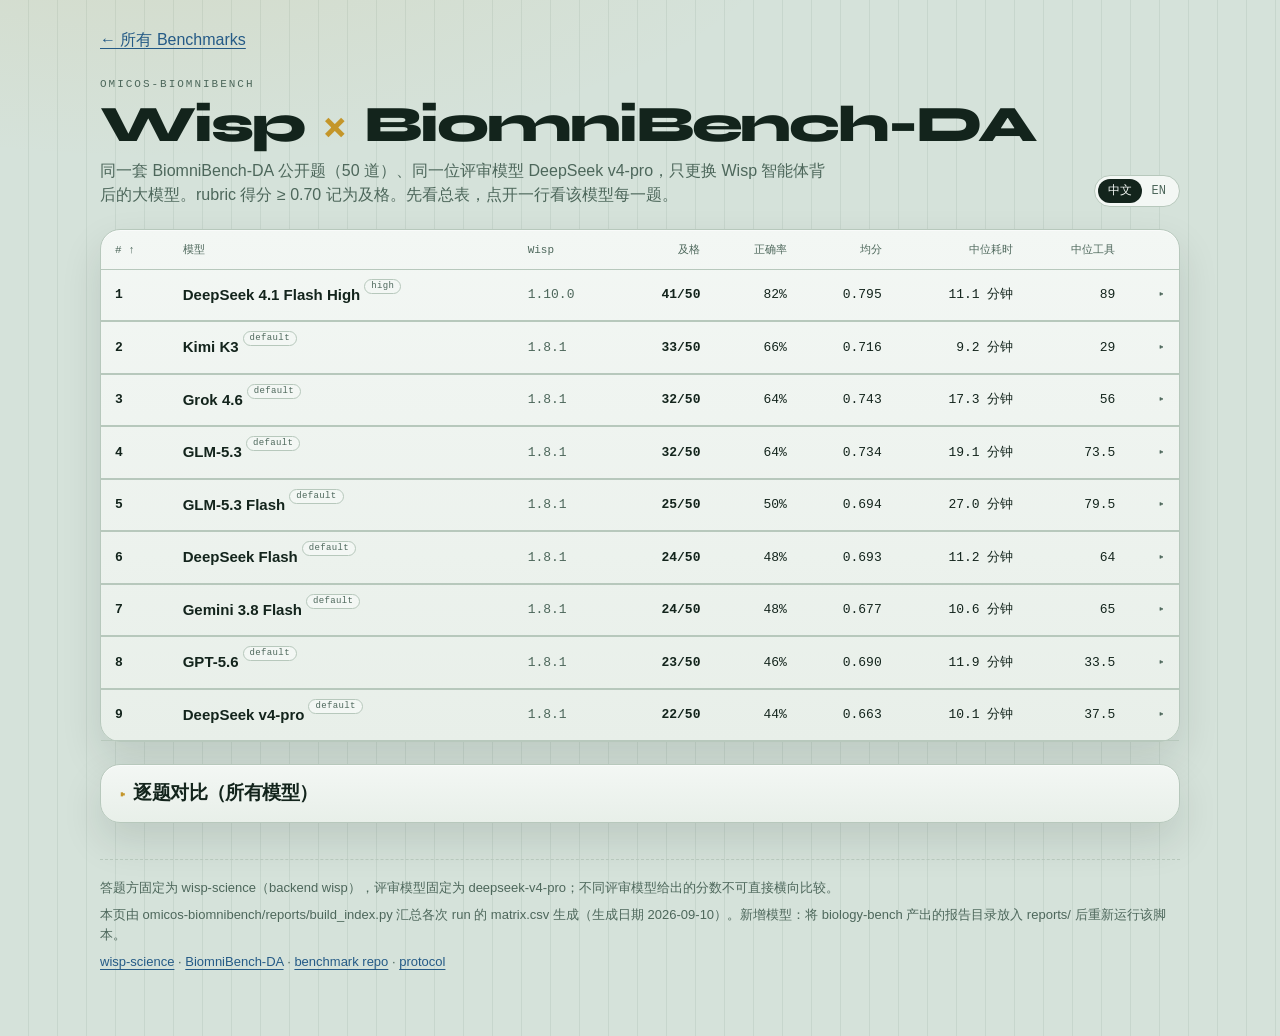
<file: omicos-biomnibench/reports/index.html>
<!DOCTYPE html>
<html lang="zh-CN">
<head>
  <meta charset="utf-8">
  <meta name="viewport" content="width=device-width, initial-scale=1">
  <title>Wisp × BiomniBench-DA</title>
  <meta name="description" content="Wisp Science on BiomniBench-DA. Same 50 tasks, same DeepSeek v4-pro judge, swapped agent models. Pass = score ≥ 0.70.">
  <link rel="preconnect" href="https://fonts.bunny.net" crossorigin>
  <link rel="stylesheet" href="https://fonts.bunny.net/css?family=ibm-plex-mono:400,500|ibm-plex-sans:400,500,600,700|syne:700,800">
  <style>
    :root {
      --tile: #d5e2da;
      --tile-2: #c7d6cd;
      --ink: #13241c;
      --muted: #4d675b;
      --plate: #f3f7f4;
      --plate-2: #e8efe9;
      --edge: #b7c8bc;
      --pass: #1a7a62;
      --pass-ink: #0d4a3c;
      --fail: #8e3d55;
      --gold: #c4962a;
      --gold-soft: #e8d08a;
      --focus: #245a86;
      --empty: #c9d5cc;
      --shadow: 0 18px 40px rgba(19, 36, 28, .12);
      --display: "Syne", "Bahnschrift", "Arial Narrow", "PingFang SC", sans-serif;
      --body: "IBM Plex Sans", "PingFang SC", "Hiragino Sans GB", "Noto Sans SC", "Microsoft YaHei", sans-serif;
      --mono: "IBM Plex Mono", ui-monospace, "SFMono-Regular", Menlo, Consolas, monospace;
      --radius-plate: 20px;
      --well: 16px;
      --well-gap: 4px;
      --cluster-gap: 12px;
    }

    @media (prefers-color-scheme: dark) {
      :root {
        --tile: #11181a;
        --tile-2: #0c1214;
        --ink: #e7f1eb;
        --muted: #9bb0a5;
        --plate: #18211d;
        --plate-2: #121a17;
        --edge: #2c3b34;
        --pass: #4ec9b6;
        --pass-ink: #b7eee4;
        --fail: #e07a9a;
        --gold: #e6c15a;
        --gold-soft: #7a6428;
        --focus: #7eb4e0;
        --empty: #2a3832;
        --shadow: 0 18px 40px rgba(0, 0, 0, .45);
      }
    }

    * { box-sizing: border-box; }
    html, body { margin: 0; padding: 0; }
    html { color-scheme: light dark; }
    body {
      min-height: 100vh;
      color: var(--ink);
      font-family: var(--body);
      font-size: 16px;
      line-height: 1.5;
      background:
        radial-gradient(1200px 480px at 12% -10%, rgba(196, 150, 42, .10), transparent 55%),
        repeating-linear-gradient(90deg, var(--tile) 0 28px, var(--tile-2) 28px 29px);
    }

    a { color: var(--focus); text-underline-offset: 3px; }
    a:hover { color: var(--pass); }
    :focus-visible { outline: 2px solid var(--focus); outline-offset: 2px; }

    .skip {
      position: absolute;
      left: 12px;
      top: -40px;
      background: var(--plate);
      padding: 6px 10px;
      z-index: 20;
    }
    .skip:focus { top: 12px; }

    .wrap {
      width: min(1080px, calc(100% - 32px));
      margin: 0 auto;
      padding: 28px 0 64px;
    }

    header.top {
      display: flex;
      justify-content: space-between;
      gap: 16px;
      align-items: flex-end;
      margin-bottom: 22px;
    }
    .eyebrow {
      font-family: var(--mono);
      font-size: 11px;
      letter-spacing: .18em;
      text-transform: uppercase;
      color: var(--muted);
      margin: 0 0 8px;
    }
    h1 {
      font-family: var(--display);
      font-weight: 800;
      font-size: clamp(2rem, 4.5vw, 3.2rem);
      letter-spacing: -.04em;
      line-height: .95;
      margin: 0;
    }
    h1 span.times { color: var(--gold); font-weight: 700; padding: 0 .08em; }
    .lede { max-width: 46rem; margin: 10px 0 0; color: var(--muted); }

    .lang {
      display: inline-flex;
      border: 1px solid var(--edge);
      background: var(--plate);
      border-radius: 999px;
      padding: 3px;
    }
    .lang button {
      appearance: none;
      border: 0;
      background: transparent;
      color: var(--muted);
      font: 500 12px/1 var(--mono);
      padding: 6px 10px;
      border-radius: 999px;
      cursor: pointer;
    }
    .lang button[aria-pressed="true"] {
      background: var(--ink);
      color: var(--plate);
    }

    .card {
      background: linear-gradient(180deg, var(--plate), var(--plate-2));
      border: 1px solid var(--edge);
      border-radius: var(--radius-plate);
      box-shadow: var(--shadow), inset 0 1px 0 rgba(255,255,255,.55);
    }

    table.rank {
      width: 100%;
      border-collapse: collapse;
      font-variant-numeric: tabular-nums;
    }
    table.rank th {
      font-family: var(--mono);
      font-size: 11px;
      font-weight: 500;
      color: var(--muted);
      text-align: right;
      padding: 12px 14px 10px;
      border-bottom: 1px solid var(--edge);
      white-space: nowrap;
      cursor: pointer;
      user-select: none;
    }
    table.rank th:first-child,
    table.rank th:nth-child(2),
    table.rank th:nth-child(3),
    table.rank td:first-child,
    table.rank td:nth-child(2),
    table.rank td:nth-child(3) { text-align: left; }
    table.rank th[aria-sort="ascending"]::after { content: " ↑"; }
    table.rank th[aria-sort="descending"]::after { content: " ↓"; }
    table.rank td {
      padding: 14px 14px;
      border-bottom: 1px solid var(--edge);
      vertical-align: middle;
      font-family: var(--mono);
      font-size: 13px;
      text-align: right;
    }
    table.rank td.model {
      font-family: var(--body);
      font-weight: 600;
      font-size: 15px;
      overflow: visible;
      padding-right: 52px;
    }
    .model-name {
      position: relative;
      display: inline-block;
    }
    .effort {
      position: absolute;
      left: 100%;
      top: -0.55em;
      margin-left: 4px;
      font-family: var(--mono);
      font-size: 9px;
      font-weight: 500;
      letter-spacing: .04em;
      color: var(--muted);
      line-height: 1;
      padding: 2px 6px;
      border: 1px solid var(--edge);
      border-radius: 99px;
      background: var(--plate);
      white-space: nowrap;
    }
    table.rank td.ver {
      font-family: var(--mono);
      font-weight: 500;
      font-size: 13px;
      color: var(--muted);
    }
    table.rank tr.sum-row { cursor: pointer; }
    table.rank tr.sum-row:hover td { background: color-mix(in srgb, var(--gold-soft) 22%, transparent); }
    table.rank tr.sum-row.is-open td { background: color-mix(in srgb, var(--gold) 14%, transparent); }
    table.rank tbody tr.detail-row td {
      padding: 0;
      border-bottom: 1px solid var(--edge);
      text-align: left;
      font-family: var(--body);
    }
    table.rank tbody tr:last-child td { border-bottom: 0; }
    .rank-n {
      font-family: var(--display);
      font-weight: 800;
      font-size: 1.35rem;
      letter-spacing: -.04em;
      line-height: 1;
      text-align: left;
    }
    .pass-n { font-weight: 600; }
    .bar {
      height: 5px;
      width: 64px;
      margin-left: auto;
      background: var(--empty);
      border-radius: 99px;
      margin-top: 6px;
      overflow: hidden;
    }
    .bar > span {
      display: block;
      height: 100%;
      background: var(--pass);
      border-radius: 99px;
    }
    .chev { font-size: 12px; color: var(--muted); text-align: center; }
    tr.is-open .chev { color: var(--ink); }

    .detail {
      display: none;
      padding: 8px 16px 18px;
      background: color-mix(in srgb, var(--plate-2) 70%, transparent);
    }
    tr.is-open + tr.detail-row .detail { display: block; }

    .detail-bar {
      display: flex;
      justify-content: space-between;
      gap: 12px;
      align-items: baseline;
      flex-wrap: wrap;
      margin: 8px 0 10px;
      font-size: 12px;
      color: var(--muted);
    }
    .legend { display: flex; gap: 14px; align-items: center; }
    .swatch {
      width: var(--well);
      height: var(--well);
      border-radius: 50%;
      display: inline-block;
      vertical-align: middle;
      margin-right: 6px;
      box-shadow: inset 0 2px 3px rgba(19,36,28,.2);
    }
    .swatch.pass {
      background: var(--pass);
      box-shadow: 0 0 0 1.5px var(--gold), inset 0 2px 3px rgba(19,36,28,.2);
    }
    .swatch.fail { background: hsl(340 38% 62%); }

    .clusters {
      display: flex;
      flex-wrap: wrap;
      gap: 10px var(--cluster-gap);
    }
    .cluster {
      display: flex;
      flex-wrap: wrap;
      gap: var(--well-gap);
      justify-content: center;
      width: max(3.2em, calc(var(--n) * var(--well) + (var(--n) - 1) * var(--well-gap)));
    }
    .cluster-label {
      flex: 1 0 100%;
      font-family: var(--mono);
      font-size: 10px;
      color: var(--muted);
      text-align: center;
      letter-spacing: .04em;
    }

    .well {
      width: var(--well);
      height: var(--well);
      border-radius: 50%;
      border: 1px solid rgba(19, 36, 28, .12);
      padding: 0;
      cursor: pointer;
      background: var(--empty);
      box-shadow: inset 0 2px 3px rgba(19, 36, 28, .18);
      flex: 0 0 var(--well);
    }
    .well.is-pass {
      box-shadow: 0 0 0 1.5px var(--gold), inset 0 2px 3px rgba(19, 36, 28, .22);
    }
    .well:hover, .well:focus-visible { transform: scale(1.35); }

    .mini-wrap {
      max-height: 360px;
      overflow-y: auto;
      margin-top: 12px;
      border: 1px solid var(--edge);
      border-radius: 12px;
    }
    .mini {
      width: 100%;
      border-collapse: collapse;
      font-variant-numeric: tabular-nums;
    }
    .mini thead th {
      position: sticky;
      top: 0;
      background: var(--plate);
      z-index: 1;
    }
    .mini th, .mini td {
      padding: 6px 8px;
      border-bottom: 1px solid var(--edge);
      font-size: 13px;
      text-align: right;
    }
    .mini th {
      font-family: var(--mono);
      font-size: 11px;
      font-weight: 500;
      color: var(--muted);
      text-align: right;
    }
    .mini th:first-child, .mini td:first-child,
    .mini th:nth-child(2), .mini td:nth-child(2) { text-align: left; }
    .mini td:first-child { font-family: var(--mono); font-size: 12px; }
    .mini tbody tr.is-hl td { background: color-mix(in srgb, var(--gold) 22%, var(--plate)); }
    .mini tbody tr:hover td { background: color-mix(in srgb, var(--gold-soft) 28%, var(--plate)); }

    button.score {
      appearance: none;
      border: 0;
      background: transparent;
      color: inherit;
      padding: 0;
      cursor: pointer;
    }
    .score {
      font-family: var(--mono);
      font-size: 12px;
      display: inline-flex;
      align-items: center;
      justify-content: flex-end;
      gap: 6px;
    }
    button.score:hover { text-decoration: underline; }
    .mini tbody tr { cursor: pointer; }
    .dot {
      width: 9px;
      height: 9px;
      border-radius: 50%;
      display: inline-block;
      box-shadow: inset 0 1px 1px rgba(19,36,28,.25);
    }
    .dot.pass { box-shadow: 0 0 0 1.5px var(--gold), inset 0 1px 1px rgba(19,36,28,.25); }
    .best { font-weight: 600; }
    .tag {
      font-family: var(--mono);
      font-size: 11px;
      padding: 1px 7px;
      border-radius: 99px;
      border: 1px solid var(--edge);
    }
    .tag.ok { color: var(--pass-ink); border-color: color-mix(in srgb, var(--pass) 45%, var(--edge)); }
    .tag.no { color: var(--fail); }

    .compare { margin-top: 22px; }
    .compare > summary {
      cursor: pointer;
      font-family: var(--display);
      font-weight: 700;
      font-size: 1.2rem;
      letter-spacing: -.03em;
      list-style: none;
      padding: 14px 18px;
    }
    .compare > summary::-webkit-details-marker { display: none; }
    .compare > summary::before {
      content: "▸ ";
      color: var(--gold);
      font-family: var(--mono);
      font-size: 14px;
    }
    .compare[open] > summary::before { content: "▾ "; }
    .compare-body { padding: 0 16px 18px; }

    .filters {
      display: flex;
      gap: 6px;
      flex-wrap: wrap;
      margin: 0 0 12px;
    }
    .filters button {
      appearance: none;
      border: 1px solid var(--edge);
      background: transparent;
      color: var(--muted);
      font: 500 12px/1 var(--mono);
      padding: 7px 10px;
      border-radius: 999px;
      cursor: pointer;
    }
    .filters button[aria-pressed="true"] {
      background: var(--ink);
      color: var(--plate);
      border-color: var(--ink);
    }

    .table-wrap { overflow-x: auto; }
    table.matrix {
      border-collapse: collapse;
      width: 100%;
      min-width: 720px;
      font-variant-numeric: tabular-nums;
    }
    table.matrix th, table.matrix td {
      padding: 8px 10px;
      border-bottom: 1px solid var(--edge);
      text-align: right;
      font-size: 13px;
    }
    table.matrix th {
      font-family: var(--mono);
      font-size: 11px;
      font-weight: 500;
      color: var(--muted);
      cursor: pointer;
      white-space: nowrap;
      user-select: none;
      background: var(--plate);
    }
    table.matrix th:first-child, table.matrix td:first-child,
    table.matrix th:nth-child(2), table.matrix td:nth-child(2) { text-align: left; }
    table.matrix td:first-child { font-family: var(--mono); font-size: 12px; }
    table.matrix th[aria-sort="ascending"]::after { content: " ↑"; }
    table.matrix th[aria-sort="descending"]::after { content: " ↓"; }
    table.matrix tbody tr:hover td { background: color-mix(in srgb, var(--gold-soft) 28%, var(--plate)); }
    table.matrix tbody tr.is-hl td { background: color-mix(in srgb, var(--gold) 22%, var(--plate)); }

    #tip {
      position: fixed;
      z-index: 30;
      pointer-events: none;
      background: var(--ink);
      color: var(--plate);
      font-size: 12px;
      line-height: 1.45;
      padding: 8px 10px;
      border-radius: 10px;
      max-width: 240px;
      transform: translate(12px, 12px);
      box-shadow: 0 10px 24px rgba(19,36,28,.28);
      display: none;
    }
    #tip .k { font-family: var(--mono); font-size: 11px; opacity: .8; }

    .sheet[hidden] { display: none; }
    .sheet {
      position: fixed;
      inset: 0;
      z-index: 40;
    }
    .sheet-backdrop {
      position: absolute;
      inset: 0;
      background: rgba(19, 36, 28, .35);
    }
    .sheet-panel {
      position: absolute;
      top: 0;
      right: 0;
      height: 100%;
      width: min(640px, 100%);
      background: var(--plate);
      color: var(--ink);
      box-shadow: var(--shadow);
      display: flex;
      flex-direction: column;
      overflow: hidden;
    }
    .sheet-head {
      display: flex;
      justify-content: space-between;
      gap: 12px;
      align-items: flex-start;
      padding: 16px 18px 10px;
      border-bottom: 1px solid var(--edge);
    }
    .sheet-head h3 {
      font-family: var(--display);
      font-size: 1.15rem;
      letter-spacing: -.03em;
      margin: 0;
    }
    .sheet-x {
      appearance: none;
      border: 1px solid var(--edge);
      background: transparent;
      color: var(--ink);
      font: 500 12px/1 var(--mono);
      padding: 7px 10px;
      border-radius: 999px;
      cursor: pointer;
    }
    .sheet-meta {
      padding: 10px 18px;
      font-family: var(--mono);
      font-size: 12px;
      color: var(--muted);
    }
    .sheet-body {
      padding: 0 18px 24px;
      overflow: auto;
      flex: 1;
    }
    .sheet-body h4 {
      font-family: var(--mono);
      font-size: 11px;
      letter-spacing: .08em;
      text-transform: uppercase;
      color: var(--muted);
      margin: 16px 0 8px;
    }
    .notes, .answer, .err {
      white-space: pre-wrap;
      word-break: break-word;
      font-size: 13.5px;
      line-height: 1.55;
      margin: 0;
    }
    .answer {
      font-family: var(--mono);
      font-size: 12px;
      background: var(--plate-2);
      border: 1px solid var(--edge);
      border-radius: 12px;
      padding: 12px;
    }
    .err { color: var(--fail); }

    footer.foot {
      margin-top: 36px;
      padding-top: 18px;
      border-top: 1px dashed var(--edge);
      color: var(--muted);
      font-size: 13px;
      display: grid;
      gap: 8px;
    }

    @media (max-width: 800px) {
      .acc, .time, .tools { display: none; }
      .wrap { width: calc(100% - 20px); }
      header.top { flex-direction: column; align-items: flex-start; }
      h1 { font-size: 2rem; }
      table.rank td, table.rank th { padding: 12px 8px; }
    }

    @media (prefers-reduced-motion: reduce) {
      .well { transition: none; }
    }
  </style>
</head>
<body>
  <a class="skip" href="#board" data-i18n="skip"></a>
  <div class="wrap">
    <nav aria-label="Breadcrumb" style="margin-bottom:24px"><a href="../../docs/index.html" data-i18n="home">← 所有 Benchmarks</a></nav>
    <header class="top">
      <div>
        <p class="eyebrow">omicos-biomnibench</p>
        <h1>Wisp <span class="times" aria-hidden="true">×</span> BiomniBench-DA</h1>
        <p class="lede" data-i18n="lede"></p>
      </div>
      <div class="lang" role="group" aria-label="Language">
        <button type="button" data-lang="zh" aria-pressed="true">中文</button>
        <button type="button" data-lang="en" aria-pressed="false">EN</button>
      </div>
    </header>

    <section class="card" id="board" aria-labelledby="board-h">
      <table class="rank" id="rank"></table>
    </section>

    <details class="card compare" id="compare">
      <summary data-i18n="compare_title"></summary>
      <div class="compare-body">
        <p class="caption" data-i18n="click_cell" style="margin:0 0 12px;color:var(--muted);font-size:13px"></p>
        <div class="filters" role="tablist">
          <button type="button" data-filter="all" aria-pressed="true" data-i18n="filter_all"></button>
          <button type="button" data-filter="split" aria-pressed="false" data-i18n="filter_split"></button>
          <button type="button" data-filter="fail" aria-pressed="false" data-i18n="filter_fail"></button>
          <button type="button" data-filter="unique" aria-pressed="false" data-i18n="filter_unique"></button>
        </div>
        <div class="table-wrap">
          <table class="matrix" id="matrix"></table>
        </div>
      </div>
    </details>

    <footer class="foot">
      <div data-i18n="foot_protocol"></div>
      <div data-i18n="foot_build"></div>
      <div>
        <a href="https://github.com/xuzhougeng/wisp-science">wisp-science</a>
        ·
        <a href="https://huggingface.co/datasets/phylobio/BiomniBench-DA">BiomniBench-DA</a>
        ·
        <a href="https://github.com/wisp-science/wisp-science-benchmark">benchmark repo</a>
        ·
        <a href="https://github.com/wisp-science/wisp-science-benchmark/blob/main/omicos-biomnibench/README.md">protocol</a>
      </div>
    </footer>
  </div>
  <div id="tip" role="tooltip"></div>
  <div id="sheet" class="sheet" hidden>
    <div class="sheet-backdrop" data-close></div>
    <aside class="sheet-panel" role="dialog" aria-modal="true" aria-labelledby="sheet-title">
      <div class="sheet-head">
        <h3 id="sheet-title"></h3>
        <button type="button" class="sheet-x" data-close data-i18n="close"></button>
      </div>
      <div class="sheet-meta" id="sheet-meta"></div>
      <div class="sheet-body">
        <h4 data-i18n="judge_notes"></h4>
        <p class="notes" id="sheet-notes"></p>
        <h4 data-i18n="error_word" id="sheet-err-h" hidden></h4>
        <p class="err" id="sheet-err" hidden></p>
        <h4 data-i18n="model_answer"></h4>
        <pre class="answer" id="sheet-answer"></pre>
      </div>
    </aside>
  </div>
  <script type="application/json" id="bench-data">{"generated_at":"2026-09-10","generated_ts":"2026-09-10T12:24:23Z","protocol":{"agent":"wisp-science","backend":"wisp","judge":"deepseek-v4-pro","pass_threshold":0.7,"n_tasks":50,"n_models":9,"dataset":"BiomniBench-DA","dataset_url":"https://huggingface.co/datasets/phylobio/BiomniBench-DA","agent_url":"https://github.com/xuzhougeng/wisp-science","repo_url":"https://github.com/wisp-science/wisp-science-benchmark","protocol_url":"https://github.com/wisp-science/wisp-science-benchmark/blob/main/omicos-biomnibench/README.md"},"models":[{"id":"wisp-deepseek-4.1-flash-high","label":"DeepSeek 4.1 Flash High","wisp_version":"1.10.0","reasoning_effort":"high","ran":50,"answered":50,"passed":41,"accuracy":0.82,"mean_score":0.7946,"median_score":0.835,"mean_elapsed_s":1115.842766560726,"median_elapsed_s":668.3066660035402,"mean_tool_calls":99.24,"median_tool_calls":89.0,"perfect":8},{"id":"wisp-kimi-k3","label":"Kimi K3","wisp_version":"1.8.1","reasoning_effort":"default","ran":50,"answered":50,"passed":33,"accuracy":0.66,"mean_score":0.7156,"median_score":0.74,"mean_elapsed_s":762.5427568952739,"median_elapsed_s":553.8785995701328,"mean_tool_calls":32.26,"median_tool_calls":29.0,"perfect":5},{"id":"wisp-grok-4.6","label":"Grok 4.6","wisp_version":"1.8.1","reasoning_effort":"default","ran":50,"answered":50,"passed":32,"accuracy":0.64,"mean_score":0.7428,"median_score":0.78,"mean_elapsed_s":1178.351453275159,"median_elapsed_s":1037.538725502789,"mean_tool_calls":57.72,"median_tool_calls":56.0,"perfect":9},{"id":"wisp-glm-5.3","label":"GLM-5.3","wisp_version":"1.8.1","reasoning_effort":"default","ran":50,"answered":50,"passed":32,"accuracy":0.64,"mean_score":0.7338,"median_score":0.77,"mean_elapsed_s":1447.5274944160878,"median_elapsed_s":1147.7872294560075,"mean_tool_calls":85.3,"median_tool_calls":73.5,"perfect":5},{"id":"wisp-glm-5.3-flash","label":"GLM-5.3 Flash","wisp_version":"1.8.1","reasoning_effort":"default","ran":50,"answered":50,"passed":25,"accuracy":0.5,"mean_score":0.6944,"median_score":0.69,"mean_elapsed_s":2096.494638219625,"median_elapsed_s":1620.999378352426,"mean_tool_calls":84.4,"median_tool_calls":79.5,"perfect":7},{"id":"wisp-deepseek-flash-vision","label":"DeepSeek Flash","wisp_version":"1.8.1","reasoning_effort":"default","ran":50,"answered":50,"passed":24,"accuracy":0.48,"mean_score":0.6928,"median_score":0.69,"mean_elapsed_s":904.795293523483,"median_elapsed_s":673.8689262224361,"mean_tool_calls":70.76,"median_tool_calls":64.0,"perfect":4},{"id":"wisp-gemini-3.8-flash","label":"Gemini 3.8 Flash","wisp_version":"1.8.1","reasoning_effort":"default","ran":50,"answered":50,"passed":24,"accuracy":0.48,"mean_score":0.6768000000000001,"median_score":0.675,"mean_elapsed_s":780.0651274971664,"median_elapsed_s":634.7704987330362,"mean_tool_calls":66.5,"median_tool_calls":65.0,"perfect":3},{"id":"wisp-gpt-5.6-sol","label":"GPT-5.6","wisp_version":"1.8.1","reasoning_effort":"default","ran":50,"answered":50,"passed":23,"accuracy":0.46,"mean_score":0.6904,"median_score":0.6799999999999999,"mean_elapsed_s":764.036622802876,"median_elapsed_s":712.948938857764,"mean_tool_calls":34.76,"median_tool_calls":33.5,"perfect":6},{"id":"wisp-deepseek-v4-pro","label":"DeepSeek v4-pro","wisp_version":"1.8.1","reasoning_effort":"default","ran":50,"answered":50,"passed":22,"accuracy":0.44,"mean_score":0.6629999999999999,"median_score":0.67,"mean_elapsed_s":769.5312627518177,"median_elapsed_s":603.0156767275184,"mean_tool_calls":42.3,"median_tool_calls":37.5,"perfect":5}],"tasks":[{"id":"da-1-3","paper":1},{"id":"da-1-4","paper":1},{"id":"da-3-4","paper":3},{"id":"da-3-5","paper":3},{"id":"da-4-1","paper":4},{"id":"da-4-6","paper":4},{"id":"da-4-7","paper":4},{"id":"da-5-1","paper":5},{"id":"da-5-3","paper":5},{"id":"da-6-2","paper":6},{"id":"da-6-5","paper":6},{"id":"da-8-1","paper":8},{"id":"da-8-2","paper":8},{"id":"da-8-3","paper":8},{"id":"da-9-1","paper":9},{"id":"da-9-7","paper":9},{"id":"da-10-1","paper":10},{"id":"da-10-3","paper":10},{"id":"da-11-1","paper":11},{"id":"da-12-2","paper":12},{"id":"da-12-4","paper":12},{"id":"da-13-1","paper":13},{"id":"da-13-3","paper":13},{"id":"da-13-5","paper":13},{"id":"da-13-6","paper":13},{"id":"da-14-1","paper":14},{"id":"da-14-3","paper":14},{"id":"da-14-8","paper":14},{"id":"da-15-1","paper":15},{"id":"da-15-2","paper":15},{"id":"da-15-7","paper":15},{"id":"da-15-8","paper":15},{"id":"da-16-1","paper":16},{"id":"da-17-1","paper":17},{"id":"da-17-3","paper":17},{"id":"da-17-5","paper":17},{"id":"da-18-1","paper":18},{"id":"da-18-5","paper":18},{"id":"da-18-7","paper":18},{"id":"da-19-1","paper":19},{"id":"da-19-3","paper":19},{"id":"da-19-4","paper":19},{"id":"da-19-6","paper":19},{"id":"da-20-1","paper":20},{"id":"da-20-3","paper":20},{"id":"da-20-4","paper":20},{"id":"da-24-3","paper":24},{"id":"da-25-1","paper":25},{"id":"da-26-2","paper":26},{"id":"da-26-4","paper":26}],"cells":{"wisp-deepseek-4.1-flash-high":{"da-1-3":{"score":0.92,"pass":true,"elapsed_s":799.8729273919016,"tool_calls":82,"status":"ok"},"da-1-4":{"score":0.94,"pass":true,"elapsed_s":412.9413070566952,"tool_calls":75,"status":"ok"},"da-3-4":{"score":1.0,"pass":true,"elapsed_s":312.4587098620832,"tool_calls":65,"status":"ok"},"da-3-5":{"score":1.0,"pass":true,"elapsed_s":406.32066629081964,"tool_calls":65,"status":"ok"},"da-4-1":{"score":0.89,"pass":true,"elapsed_s":953.3729357682168,"tool_calls":110,"status":"ok"},"da-4-6":{"score":0.71,"pass":true,"elapsed_s":247.02614243887365,"tool_calls":46,"status":"ok"},"da-4-7":{"score":0.76,"pass":true,"elapsed_s":649.6743212752044,"tool_calls":89,"status":"ok"},"da-5-1":{"score":0.86,"pass":true,"elapsed_s":237.46357581578195,"tool_calls":54,"status":"ok"},"da-5-3":{"score":0.85,"pass":true,"elapsed_s":301.607875328511,"tool_calls":61,"status":"ok"},"da-6-2":{"score":0.52,"pass":false,"elapsed_s":620.7740288656205,"tool_calls":89,"status":"ok"},"da-6-5":{"score":0.74,"pass":true,"elapsed_s":2091.013426180929,"tool_calls":101,"status":"ok"},"da-8-1":{"score":0.92,"pass":true,"elapsed_s":368.00182304158807,"tool_calls":77,"status":"ok"},"da-8-2":{"score":0.72,"pass":true,"elapsed_s":641.8076293300837,"tool_calls":122,"status":"ok"},"da-8-3":{"score":0.78,"pass":true,"elapsed_s":1724.0909455548972,"tool_calls":200,"status":"ok"},"da-9-1":{"score":0.73,"pass":true,"elapsed_s":519.7955824322999,"tool_calls":107,"status":"ok"},"da-9-7":{"score":0.83,"pass":true,"elapsed_s":1136.116335818544,"tool_calls":152,"status":"ok"},"da-10-1":{"score":0.72,"pass":true,"elapsed_s":1460.6503420509398,"tool_calls":94,"status":"ok"},"da-10-3":{"score":1.0,"pass":true,"elapsed_s":648.87475820072,"tool_calls":75,"status":"ok"},"da-11-1":{"score":0.93,"pass":true,"elapsed_s":1888.14932478033,"tool_calls":145,"status":"ok"},"da-12-2":{"score":0.87,"pass":true,"elapsed_s":878.1773371882737,"tool_calls":42,"status":"ok"},"da-12-4":{"score":1.0,"pass":true,"elapsed_s":1037.6139348912984,"tool_calls":72,"status":"ok"},"da-13-1":{"score":1.0,"pass":true,"elapsed_s":686.9390107318759,"tool_calls":139,"status":"ok"},"da-13-3":{"score":0.87,"pass":true,"elapsed_s":298.90348121523857,"tool_calls":27,"status":"ok"},"da-13-5":{"score":0.8,"pass":true,"elapsed_s":921.3511915020645,"tool_calls":45,"status":"ok"},"da-13-6":{"score":0.8,"pass":true,"elapsed_s":349.6632563639432,"tool_calls":56,"status":"ok"},"da-14-1":{"score":1.0,"pass":true,"elapsed_s":401.43285214714706,"tool_calls":58,"status":"ok"},"da-14-3":{"score":1.0,"pass":true,"elapsed_s":214.26025737822056,"tool_calls":40,"status":"ok"},"da-14-8":{"score":0.86,"pass":true,"elapsed_s":578.4019112959504,"tool_calls":73,"status":"ok"},"da-15-1":{"score":1.0,"pass":true,"elapsed_s":1273.2190618887544,"tool_calls":93,"status":"ok"},"da-15-2":{"score":0.93,"pass":true,"elapsed_s":7353.698260229081,"tool_calls":196,"status":"ok"},"da-15-7":{"score":0.77,"pass":true,"elapsed_s":581.8136294186115,"tool_calls":81,"status":"ok"},"da-15-8":{"score":0.7,"pass":true,"elapsed_s":456.8338716905564,"tool_calls":78,"status":"ok"},"da-16-1":{"score":0.93,"pass":true,"elapsed_s":973.6272510718554,"tool_calls":135,"status":"ok"},"da-17-1":{"score":0.84,"pass":true,"elapsed_s":1135.6275334954262,"tool_calls":195,"status":"ok"},"da-17-3":{"score":0.81,"pass":true,"elapsed_s":894.2956447694451,"tool_calls":115,"status":"ok"},"da-17-5":{"score":0.9,"pass":true,"elapsed_s":973.6412562858313,"tool_calls":130,"status":"ok"},"da-18-1":{"score":0.92,"pass":true,"elapsed_s":627.6805203519762,"tool_calls":101,"status":"ok"},"da-18-5":{"score":0.51,"pass":false,"elapsed_s":269.3408663980663,"tool_calls":38,"status":"ok"},"da-18-7":{"score":0.72,"pass":true,"elapsed_s":692.5152478013188,"tool_calls":141,"status":"ok"},"da-19-1":{"score":0.89,"pass":true,"elapsed_s":395.4571988750249,"tool_calls":89,"status":"ok"},"da-19-3":{"score":0.62,"pass":false,"elapsed_s":438.81071410886943,"tool_calls":81,"status":"ok"},"da-19-4":{"score":0.5,"pass":false,"elapsed_s":2955.400891555473,"tool_calls":138,"status":"ok"},"da-19-6":{"score":0.87,"pass":true,"elapsed_s":2156.466194950044,"tool_calls":100,"status":"ok"},"da-20-1":{"score":0.56,"pass":false,"elapsed_s":925.5956496875733,"tool_calls":160,"status":"ok"},"da-20-3":{"score":0.73,"pass":true,"elapsed_s":883.0563175342977,"tool_calls":86,"status":"ok"},"da-20-4":{"score":0.33,"pass":false,"elapsed_s":1457.2307373769581,"tool_calls":142,"status":"ok"},"da-24-3":{"score":0.35,"pass":false,"elapsed_s":615.5167056471109,"tool_calls":67,"status":"ok"},"da-25-1":{"score":0.79,"pass":true,"elapsed_s":839.4528762474656,"tool_calls":161,"status":"ok"},"da-26-2":{"score":0.43,"pass":false,"elapsed_s":638.6419513467699,"tool_calls":109,"status":"ok"},"da-26-4":{"score":0.61,"pass":false,"elapsed_s":8467.460057107732,"tool_calls":165,"status":"ok"}},"wisp-deepseek-flash-vision":{"da-1-3":{"score":0.92,"pass":true,"elapsed_s":1377.4066165983677,"tool_calls":89,"status":"ok"},"da-1-4":{"score":0.79,"pass":true,"elapsed_s":469.45063129998744,"tool_calls":47,"status":"ok"},"da-3-4":{"score":1.0,"pass":true,"elapsed_s":466.7709950786084,"tool_calls":47,"status":"ok"},"da-3-5":{"score":0.69,"pass":false,"elapsed_s":666.3313825447112,"tool_calls":43,"status":"ok"},"da-4-1":{"score":0.82,"pass":true,"elapsed_s":861.4723384883255,"tool_calls":62,"status":"ok"},"da-4-6":{"score":0.58,"pass":false,"elapsed_s":368.73796043358743,"tool_calls":45,"status":"ok"},"da-4-7":{"score":0.58,"pass":false,"elapsed_s":529.0965161249042,"tool_calls":57,"status":"ok"},"da-5-1":{"score":0.63,"pass":false,"elapsed_s":492.99797611124814,"tool_calls":68,"status":"ok"},"da-5-3":{"score":0.85,"pass":true,"elapsed_s":297.43236274830997,"tool_calls":39,"status":"ok"},"da-6-2":{"score":0.35,"pass":false,"elapsed_s":982.2832577507943,"tool_calls":82,"status":"ok"},"da-6-5":{"score":0.85,"pass":true,"elapsed_s":773.2418801039457,"tool_calls":60,"status":"ok"},"da-8-1":{"score":0.92,"pass":true,"elapsed_s":495.9794270694256,"tool_calls":58,"status":"ok"},"da-8-2":{"score":0.59,"pass":false,"elapsed_s":535.0759612582624,"tool_calls":52,"status":"ok"},"da-8-3":{"score":0.64,"pass":false,"elapsed_s":1403.3123076390475,"tool_calls":127,"status":"ok"},"da-9-1":{"score":0.59,"pass":false,"elapsed_s":690.0046373680234,"tool_calls":68,"status":"ok"},"da-9-7":{"score":0.58,"pass":false,"elapsed_s":482.6080582141876,"tool_calls":55,"status":"ok"},"da-10-1":{"score":0.52,"pass":false,"elapsed_s":1296.4763984568417,"tool_calls":104,"status":"ok"},"da-10-3":{"score":1.0,"pass":true,"elapsed_s":2664.9713892415166,"tool_calls":94,"status":"ok"},"da-11-1":{"score":0.86,"pass":true,"elapsed_s":2254.6098938435316,"tool_calls":140,"status":"ok"},"da-12-2":{"score":0.57,"pass":false,"elapsed_s":262.0470759421587,"tool_calls":26,"status":"ok"},"da-12-4":{"score":1.0,"pass":true,"elapsed_s":692.0109185446054,"tool_calls":65,"status":"ok"},"da-13-1":{"score":0.69,"pass":false,"elapsed_s":933.1805744469166,"tool_calls":65,"status":"ok"},"da-13-3":{"score":0.78,"pass":true,"elapsed_s":310.5220420639962,"tool_calls":26,"status":"ok"},"da-13-5":{"score":0.6,"pass":false,"elapsed_s":2057.435946358368,"tool_calls":54,"status":"ok"},"da-13-6":{"score":0.5,"pass":false,"elapsed_s":530.3034535367042,"tool_calls":39,"status":"ok"},"da-14-1":{"score":0.8,"pass":true,"elapsed_s":464.84182194806635,"tool_calls":47,"status":"ok"},"da-14-3":{"score":1.0,"pass":true,"elapsed_s":635.281316999346,"tool_calls":69,"status":"ok"},"da-14-8":{"score":0.68,"pass":false,"elapsed_s":733.602295730263,"tool_calls":72,"status":"ok"},"da-15-1":{"score":0.8,"pass":true,"elapsed_s":660.9246275108308,"tool_calls":70,"status":"ok"},"da-15-2":{"score":0.55,"pass":false,"elapsed_s":1892.0333663839847,"tool_calls":103,"status":"ok"},"da-15-7":{"score":0.6,"pass":false,"elapsed_s":475.0773611124605,"tool_calls":43,"status":"ok"},"da-15-8":{"score":0.7,"pass":true,"elapsed_s":621.746902199462,"tool_calls":58,"status":"ok"},"da-16-1":{"score":0.85,"pass":true,"elapsed_s":851.5110128056258,"tool_calls":109,"status":"ok"},"da-17-1":{"score":0.84,"pass":true,"elapsed_s":525.2647308725864,"tool_calls":63,"status":"ok"},"da-17-3":{"score":0.81,"pass":true,"elapsed_s":641.0476043578237,"tool_calls":63,"status":"ok"},"da-17-5":{"score":0.72,"pass":true,"elapsed_s":447.56413605995476,"tool_calls":51,"status":"ok"},"da-18-1":{"score":0.92,"pass":true,"elapsed_s":434.8714045844972,"tool_calls":45,"status":"ok"},"da-18-5":{"score":0.51,"pass":false,"elapsed_s":1722.8527429662645,"tool_calls":65,"status":"ok"},"da-18-7":{"score":0.62,"pass":false,"elapsed_s":797.4400784056634,"tool_calls":69,"status":"ok"},"da-19-1":{"score":0.8,"pass":true,"elapsed_s":254.40925040468574,"tool_calls":30,"status":"ok"},"da-19-3":{"score":0.9,"pass":true,"elapsed_s":795.4343267735094,"tool_calls":120,"status":"ok"},"da-19-4":{"score":0.55,"pass":false,"elapsed_s":665.1425206623971,"tool_calls":87,"status":"ok"},"da-19-6":{"score":0.87,"pass":true,"elapsed_s":681.406469900161,"tool_calls":58,"status":"ok"},"da-20-1":{"score":0.51,"pass":false,"elapsed_s":728.4892822355032,"tool_calls":70,"status":"ok"},"da-20-3":{"score":0.73,"pass":true,"elapsed_s":621.3204729966819,"tool_calls":50,"status":"ok"},"da-20-4":{"score":0.28,"pass":false,"elapsed_s":1463.3895169980824,"tool_calls":119,"status":"ok"},"da-24-3":{"score":0.2,"pass":false,"elapsed_s":1127.5668495688587,"tool_calls":78,"status":"ok"},"da-25-1":{"score":0.61,"pass":false,"elapsed_s":835.2252138126642,"tool_calls":69,"status":"ok"},"da-26-2":{"score":0.35,"pass":false,"elapsed_s":1230.0651882477105,"tool_calls":116,"status":"ok"},"da-26-4":{"score":0.54,"pass":false,"elapsed_s":4039.4961813706905,"tool_calls":202,"status":"ok"}},"wisp-deepseek-v4-pro":{"da-1-3":{"score":0.8,"pass":true,"elapsed_s":521.7337079364806,"tool_calls":41,"status":"ok"},"da-1-4":{"score":0.79,"pass":true,"elapsed_s":444.9621158801019,"tool_calls":29,"status":"ok"},"da-3-4":{"score":1.0,"pass":true,"elapsed_s":334.536034617573,"tool_calls":40,"status":"ok"},"da-3-5":{"score":0.61,"pass":false,"elapsed_s":645.4390967022628,"tool_calls":52,"status":"ok"},"da-4-1":{"score":0.93,"pass":true,"elapsed_s":427.1540150102228,"tool_calls":31,"status":"ok"},"da-4-6":{"score":0.48,"pass":false,"elapsed_s":347.97538354061544,"tool_calls":30,"status":"ok"},"da-4-7":{"score":0.51,"pass":false,"elapsed_s":513.059831995517,"tool_calls":27,"status":"ok"},"da-5-1":{"score":0.68,"pass":false,"elapsed_s":327.58433088473976,"tool_calls":34,"status":"ok"},"da-5-3":{"score":0.6,"pass":false,"elapsed_s":316.29482706449926,"tool_calls":37,"status":"ok"},"da-6-2":{"score":0.35,"pass":false,"elapsed_s":1146.1366179380566,"tool_calls":53,"status":"ok"},"da-6-5":{"score":0.69,"pass":false,"elapsed_s":1212.298982264474,"tool_calls":35,"status":"ok"},"da-8-1":{"score":0.84,"pass":true,"elapsed_s":1350.0316087473184,"tool_calls":45,"status":"ok"},"da-8-2":{"score":0.44,"pass":false,"elapsed_s":490.2907123360783,"tool_calls":35,"status":"ok"},"da-8-3":{"score":0.5,"pass":false,"elapsed_s":1097.9762173537165,"tool_calls":46,"status":"ok"},"da-9-1":{"score":0.66,"pass":false,"elapsed_s":527.7406664565206,"tool_calls":39,"status":"ok"},"da-9-7":{"score":0.58,"pass":false,"elapsed_s":449.04906593076885,"tool_calls":33,"status":"ok"},"da-10-1":{"score":0.66,"pass":false,"elapsed_s":720.6013662759215,"tool_calls":36,"status":"ok"},"da-10-3":{"score":1.0,"pass":true,"elapsed_s":806.886176744476,"tool_calls":38,"status":"ok"},"da-11-1":{"score":0.93,"pass":true,"elapsed_s":2381.1343921907246,"tool_calls":93,"status":"ok"},"da-12-2":{"score":0.6,"pass":false,"elapsed_s":335.1686421073973,"tool_calls":34,"status":"ok"},"da-12-4":{"score":1.0,"pass":true,"elapsed_s":823.3597071990371,"tool_calls":31,"status":"ok"},"da-13-1":{"score":0.95,"pass":true,"elapsed_s":603.2349796686321,"tool_calls":48,"status":"ok"},"da-13-3":{"score":0.78,"pass":true,"elapsed_s":287.9220201931894,"tool_calls":19,"status":"ok"},"da-13-5":{"score":0.4,"pass":false,"elapsed_s":445.89508169703186,"tool_calls":28,"status":"ok"},"da-13-6":{"score":0.7,"pass":true,"elapsed_s":507.6852236595005,"tool_calls":31,"status":"ok"},"da-14-1":{"score":1.0,"pass":true,"elapsed_s":455.5073599591851,"tool_calls":35,"status":"ok"},"da-14-3":{"score":1.0,"pass":true,"elapsed_s":521.132383685559,"tool_calls":34,"status":"ok"},"da-14-8":{"score":0.76,"pass":true,"elapsed_s":940.9664682410657,"tool_calls":46,"status":"ok"},"da-15-1":{"score":0.9,"pass":true,"elapsed_s":665.1902703437954,"tool_calls":48,"status":"ok"},"da-15-2":{"score":0.42,"pass":false,"elapsed_s":1475.8463049884886,"tool_calls":66,"status":"ok"},"da-15-7":{"score":0.67,"pass":false,"elapsed_s":494.4974876344204,"tool_calls":35,"status":"ok"},"da-15-8":{"score":0.6,"pass":false,"elapsed_s":761.5379845444113,"tool_calls":38,"status":"ok"},"da-16-1":{"score":0.85,"pass":true,"elapsed_s":703.7083344347775,"tool_calls":53,"status":"ok"},"da-17-1":{"score":0.84,"pass":true,"elapsed_s":439.21761748194695,"tool_calls":34,"status":"ok"},"da-17-3":{"score":0.73,"pass":true,"elapsed_s":998.1012915503234,"tool_calls":54,"status":"ok"},"da-17-5":{"score":0.82,"pass":true,"elapsed_s":1293.4964781273156,"tool_calls":73,"status":"ok"},"da-18-1":{"score":0.8,"pass":true,"elapsed_s":518.1768335625529,"tool_calls":34,"status":"ok"},"da-18-5":{"score":0.36,"pass":false,"elapsed_s":810.8969122134149,"tool_calls":28,"status":"ok"},"da-18-7":{"score":0.67,"pass":false,"elapsed_s":602.7963737864047,"tool_calls":36,"status":"ok"},"da-19-1":{"score":0.72,"pass":true,"elapsed_s":191.67456411384046,"tool_calls":18,"status":"ok"},"da-19-3":{"score":0.57,"pass":false,"elapsed_s":510.537106718868,"tool_calls":46,"status":"ok"},"da-19-4":{"score":0.5,"pass":false,"elapsed_s":866.0880454536527,"tool_calls":65,"status":"ok"},"da-19-6":{"score":0.87,"pass":true,"elapsed_s":332.2703016847372,"tool_calls":29,"status":"ok"},"da-20-1":{"score":0.38,"pass":false,"elapsed_s":946.3392547052354,"tool_calls":45,"status":"ok"},"da-20-3":{"score":0.52,"pass":false,"elapsed_s":586.9740588404238,"tool_calls":36,"status":"ok"},"da-20-4":{"score":0.2,"pass":false,"elapsed_s":825.4221134223044,"tool_calls":44,"status":"ok"},"da-24-3":{"score":0.25,"pass":false,"elapsed_s":744.2591366525739,"tool_calls":51,"status":"ok"},"da-25-1":{"score":0.3,"pass":false,"elapsed_s":733.689402056858,"tool_calls":56,"status":"ok"},"da-26-2":{"score":0.38,"pass":false,"elapsed_s":1216.7615982685238,"tool_calls":65,"status":"ok"},"da-26-4":{"score":0.56,"pass":false,"elapsed_s":3777.32465072535,"tool_calls":81,"status":"ok"}},"wisp-gemini-3.8-flash":{"da-1-3":{"score":0.92,"pass":true,"elapsed_s":362.3421834912151,"tool_calls":44,"status":"ok"},"da-1-4":{"score":0.79,"pass":true,"elapsed_s":207.54087965376675,"tool_calls":39,"status":"ok"},"da-3-4":{"score":0.89,"pass":true,"elapsed_s":638.2538895811886,"tool_calls":38,"status":"ok"},"da-3-5":{"score":0.56,"pass":false,"elapsed_s":290.43966935761273,"tool_calls":60,"status":"ok"},"da-4-1":{"score":0.73,"pass":true,"elapsed_s":623.7521635629237,"tool_calls":42,"status":"ok"},"da-4-6":{"score":0.65,"pass":false,"elapsed_s":354.40165643952787,"tool_calls":60,"status":"ok"},"da-4-7":{"score":0.67,"pass":false,"elapsed_s":1856.6432462204248,"tool_calls":70,"status":"ok"},"da-5-1":{"score":0.84,"pass":true,"elapsed_s":290.97548785991967,"tool_calls":51,"status":"ok"},"da-5-3":{"score":0.74,"pass":true,"elapsed_s":360.89152625389397,"tool_calls":42,"status":"ok"},"da-6-2":{"score":0.32,"pass":false,"elapsed_s":1069.570380628109,"tool_calls":77,"status":"ok"},"da-6-5":{"score":0.51,"pass":false,"elapsed_s":2655.890198033303,"tool_calls":76,"status":"ok"},"da-8-1":{"score":0.86,"pass":true,"elapsed_s":875.3234645519406,"tool_calls":44,"status":"ok"},"da-8-2":{"score":0.59,"pass":false,"elapsed_s":805.8067834079266,"tool_calls":80,"status":"ok"},"da-8-3":{"score":0.8,"pass":true,"elapsed_s":1368.0686006695032,"tool_calls":112,"status":"ok"},"da-9-1":{"score":0.42,"pass":false,"elapsed_s":541.4749583825469,"tool_calls":66,"status":"ok"},"da-9-7":{"score":0.68,"pass":false,"elapsed_s":1244.7249550037086,"tool_calls":56,"status":"ok"},"da-10-1":{"score":0.66,"pass":false,"elapsed_s":1187.6702751852572,"tool_calls":73,"status":"ok"},"da-10-3":{"score":0.89,"pass":true,"elapsed_s":445.7825174294412,"tool_calls":71,"status":"ok"},"da-11-1":{"score":0.93,"pass":true,"elapsed_s":2209.5456213504076,"tool_calls":139,"status":"ok"},"da-12-2":{"score":0.87,"pass":true,"elapsed_s":144.31598841957748,"tool_calls":31,"status":"ok"},"da-12-4":{"score":0.57,"pass":false,"elapsed_s":282.7055771332234,"tool_calls":53,"status":"ok"},"da-13-1":{"score":1.0,"pass":true,"elapsed_s":509.08283684030175,"tool_calls":96,"status":"ok"},"da-13-3":{"score":0.87,"pass":true,"elapsed_s":173.25955495610833,"tool_calls":31,"status":"ok"},"da-13-5":{"score":0.5,"pass":false,"elapsed_s":416.90903416089714,"tool_calls":54,"status":"ok"},"da-13-6":{"score":0.8,"pass":true,"elapsed_s":293.13065473921597,"tool_calls":55,"status":"ok"},"da-14-1":{"score":0.51,"pass":false,"elapsed_s":192.49041098356247,"tool_calls":35,"status":"ok"},"da-14-3":{"score":0.86,"pass":true,"elapsed_s":372.6588897090405,"tool_calls":76,"status":"ok"},"da-14-8":{"score":0.58,"pass":false,"elapsed_s":598.457438306883,"tool_calls":92,"status":"ok"},"da-15-1":{"score":0.9,"pass":true,"elapsed_s":667.9283612295985,"tool_calls":69,"status":"ok"},"da-15-2":{"score":0.7,"pass":true,"elapsed_s":837.5092994812876,"tool_calls":58,"status":"ok"},"da-15-7":{"score":0.6,"pass":false,"elapsed_s":929.2652603629977,"tool_calls":53,"status":"ok"},"da-15-8":{"score":0.42,"pass":false,"elapsed_s":320.2682856861502,"tool_calls":47,"status":"ok"},"da-16-1":{"score":0.82,"pass":true,"elapsed_s":946.5330884102732,"tool_calls":69,"status":"ok"},"da-17-1":{"score":0.78,"pass":true,"elapsed_s":631.2871078848839,"tool_calls":78,"status":"ok"},"da-17-3":{"score":0.82,"pass":true,"elapsed_s":925.78483007662,"tool_calls":73,"status":"ok"},"da-17-5":{"score":0.64,"pass":false,"elapsed_s":669.6974702775478,"tool_calls":67,"status":"ok"},"da-18-1":{"score":1.0,"pass":true,"elapsed_s":575.8738344162703,"tool_calls":63,"status":"ok"},"da-18-5":{"score":0.59,"pass":false,"elapsed_s":1460.5651831962168,"tool_calls":83,"status":"ok"},"da-18-7":{"score":0.65,"pass":false,"elapsed_s":1292.0707975719124,"tool_calls":90,"status":"ok"},"da-19-1":{"score":0.71,"pass":true,"elapsed_s":214.70165760815144,"tool_calls":28,"status":"ok"},"da-19-3":{"score":0.67,"pass":false,"elapsed_s":488.2485683057457,"tool_calls":52,"status":"ok"},"da-19-4":{"score":0.45,"pass":false,"elapsed_s":1054.210220726207,"tool_calls":99,"status":"ok"},"da-19-6":{"score":0.37,"pass":false,"elapsed_s":511.4902391266078,"tool_calls":64,"status":"ok"},"da-20-1":{"score":0.31,"pass":false,"elapsed_s":1045.6603730563074,"tool_calls":47,"status":"ok"},"da-20-3":{"score":0.81,"pass":true,"elapsed_s":597.0049346424639,"tool_calls":70,"status":"ok"},"da-20-4":{"score":0.15,"pass":false,"elapsed_s":862.3823233339936,"tool_calls":42,"status":"ok"},"da-24-3":{"score":0.4,"pass":false,"elapsed_s":848.5280027203262,"tool_calls":96,"status":"ok"},"da-25-1":{"score":1.0,"pass":true,"elapsed_s":920.6540987752378,"tool_calls":68,"status":"ok"},"da-26-2":{"score":0.43,"pass":false,"elapsed_s":772.6413550470024,"tool_calls":91,"status":"ok"},"da-26-4":{"score":0.61,"pass":false,"elapsed_s":2058.8422406110913,"tool_calls":155,"status":"ok"}},"wisp-glm-5.3":{"da-1-3":{"score":0.78,"pass":true,"elapsed_s":1994.1267991382629,"tool_calls":183,"status":"ok"},"da-1-4":{"score":0.86,"pass":true,"elapsed_s":831.3587034139782,"tool_calls":32,"status":"ok"},"da-3-4":{"score":1.0,"pass":true,"elapsed_s":386.97392796352506,"tool_calls":43,"status":"ok"},"da-3-5":{"score":0.87,"pass":true,"elapsed_s":631.5139093585312,"tool_calls":56,"status":"ok"},"da-4-1":{"score":0.82,"pass":true,"elapsed_s":618.5740452595055,"tool_calls":59,"status":"ok"},"da-4-6":{"score":0.65,"pass":false,"elapsed_s":414.9646242521703,"tool_calls":21,"status":"ok"},"da-4-7":{"score":0.67,"pass":false,"elapsed_s":840.4597118236125,"tool_calls":52,"status":"ok"},"da-5-1":{"score":0.61,"pass":false,"elapsed_s":397.12637292966247,"tool_calls":41,"status":"ok"},"da-5-3":{"score":0.95,"pass":true,"elapsed_s":380.0062133092433,"tool_calls":31,"status":"ok"},"da-6-2":{"score":0.35,"pass":false,"elapsed_s":1233.796374399215,"tool_calls":120,"status":"ok"},"da-6-5":{"score":0.67,"pass":false,"elapsed_s":1956.667453987524,"tool_calls":100,"status":"ok"},"da-8-1":{"score":0.82,"pass":true,"elapsed_s":774.8956678193063,"tool_calls":61,"status":"ok"},"da-8-2":{"score":0.75,"pass":true,"elapsed_s":454.7503629196435,"tool_calls":46,"status":"ok"},"da-8-3":{"score":0.77,"pass":true,"elapsed_s":1396.3159092124552,"tool_calls":92,"status":"ok"},"da-9-1":{"score":0.88,"pass":true,"elapsed_s":1019.879257697612,"tool_calls":70,"status":"ok"},"da-9-7":{"score":0.68,"pass":false,"elapsed_s":469.89573760330677,"tool_calls":53,"status":"ok"},"da-10-1":{"score":0.77,"pass":true,"elapsed_s":2739.4788263645023,"tool_calls":92,"status":"ok"},"da-10-3":{"score":0.86,"pass":true,"elapsed_s":1490.9263063129038,"tool_calls":75,"status":"ok"},"da-11-1":{"score":0.86,"pass":true,"elapsed_s":4900.857257073745,"tool_calls":203,"status":"ok"},"da-12-2":{"score":0.75,"pass":true,"elapsed_s":470.679280532524,"tool_calls":39,"status":"ok"},"da-12-4":{"score":0.66,"pass":false,"elapsed_s":1195.185418624431,"tool_calls":40,"status":"ok"},"da-13-1":{"score":0.95,"pass":true,"elapsed_s":2315.1560617294163,"tool_calls":136,"status":"ok"},"da-13-3":{"score":0.87,"pass":true,"elapsed_s":657.5882836487144,"tool_calls":61,"status":"ok"},"da-13-5":{"score":0.8,"pass":true,"elapsed_s":1303.6632907558233,"tool_calls":114,"status":"ok"},"da-13-6":{"score":0.7,"pass":true,"elapsed_s":1055.4973637405783,"tool_calls":60,"status":"ok"},"da-14-1":{"score":1.0,"pass":true,"elapsed_s":1560.758971342817,"tool_calls":110,"status":"ok"},"da-14-3":{"score":0.85,"pass":true,"elapsed_s":925.2004875671118,"tool_calls":34,"status":"ok"},"da-14-8":{"score":0.58,"pass":false,"elapsed_s":1234.64816984348,"tool_calls":96,"status":"ok"},"da-15-1":{"score":1.0,"pass":true,"elapsed_s":2319.899376122281,"tool_calls":115,"status":"ok"},"da-15-2":{"score":0.85,"pass":true,"elapsed_s":1496.9392817355692,"tool_calls":120,"status":"ok"},"da-15-7":{"score":0.7,"pass":true,"elapsed_s":694.1069780960679,"tool_calls":74,"status":"ok"},"da-15-8":{"score":0.57,"pass":false,"elapsed_s":583.7892775610089,"tool_calls":61,"status":"ok"},"da-16-1":{"score":1.0,"pass":true,"elapsed_s":2290.305882755667,"tool_calls":136,"status":"ok"},"da-17-1":{"score":0.84,"pass":true,"elapsed_s":1198.7363106515259,"tool_calls":155,"status":"ok"},"da-17-3":{"score":0.81,"pass":true,"elapsed_s":1745.1252409536391,"tool_calls":73,"status":"ok"},"da-17-5":{"score":0.9,"pass":true,"elapsed_s":3449.0861708186567,"tool_calls":146,"status":"ok"},"da-18-1":{"score":1.0,"pass":true,"elapsed_s":573.3642533626407,"tool_calls":51,"status":"ok"},"da-18-5":{"score":0.66,"pass":false,"elapsed_s":810.3938636463135,"tool_calls":44,"status":"ok"},"da-18-7":{"score":0.52,"pass":false,"elapsed_s":801.4530815910548,"tool_calls":45,"status":"ok"},"da-19-1":{"score":0.72,"pass":true,"elapsed_s":642.8493582010269,"tool_calls":32,"status":"ok"},"da-19-3":{"score":0.62,"pass":false,"elapsed_s":878.3136382848024,"tool_calls":94,"status":"ok"},"da-19-4":{"score":0.7,"pass":true,"elapsed_s":1619.3128400240093,"tool_calls":50,"status":"ok"},"da-19-6":{"score":0.87,"pass":true,"elapsed_s":2346.67998274602,"tool_calls":90,"status":"ok"},"da-20-1":{"score":0.28,"pass":false,"elapsed_s":1376.5240922309458,"tool_calls":91,"status":"ok"},"da-20-3":{"score":0.81,"pass":true,"elapsed_s":1100.389040287584,"tool_calls":58,"status":"ok"},"da-20-4":{"score":0.15,"pass":false,"elapsed_s":2420.550083756447,"tool_calls":128,"status":"ok"},"da-24-3":{"score":0.23,"pass":false,"elapsed_s":4173.303713925183,"tool_calls":162,"status":"ok"},"da-25-1":{"score":0.64,"pass":false,"elapsed_s":1274.347220852971,"tool_calls":96,"status":"ok"},"da-26-2":{"score":0.43,"pass":false,"elapsed_s":990.2841439861804,"tool_calls":107,"status":"ok"},"da-26-4":{"score":0.61,"pass":false,"elapsed_s":5939.676100591198,"tool_calls":217,"status":"ok"}},"wisp-glm-5.3-flash":{"da-1-3":{"score":0.92,"pass":true,"elapsed_s":4307.805793022737,"tool_calls":147,"status":"ok"},"da-1-4":{"score":0.9,"pass":true,"elapsed_s":1637.2345784511417,"tool_calls":80,"status":"ok"},"da-3-4":{"score":1.0,"pass":true,"elapsed_s":1243.35820620507,"tool_calls":68,"status":"ok"},"da-3-5":{"score":0.79,"pass":true,"elapsed_s":2592.275596914813,"tool_calls":75,"status":"ok"},"da-4-1":{"score":0.82,"pass":true,"elapsed_s":1083.8307486679405,"tool_calls":61,"status":"ok"},"da-4-6":{"score":0.65,"pass":false,"elapsed_s":886.8709474503994,"tool_calls":60,"status":"ok"},"da-4-7":{"score":0.6,"pass":false,"elapsed_s":1648.4161981120706,"tool_calls":79,"status":"ok"},"da-5-1":{"score":0.75,"pass":true,"elapsed_s":1087.2331346515566,"tool_calls":38,"status":"ok"},"da-5-3":{"score":0.85,"pass":true,"elapsed_s":2027.8870217446238,"tool_calls":37,"status":"ok"},"da-6-2":{"score":0.35,"pass":false,"elapsed_s":8081.168590053916,"tool_calls":191,"status":"ok"},"da-6-5":{"score":0.57,"pass":false,"elapsed_s":4480.652012499049,"tool_calls":140,"status":"ok"},"da-8-1":{"score":0.71,"pass":true,"elapsed_s":1413.8854394294322,"tool_calls":60,"status":"ok"},"da-8-2":{"score":0.49,"pass":false,"elapsed_s":1434.818864863366,"tool_calls":60,"status":"ok"},"da-8-3":{"score":1.0,"pass":true,"elapsed_s":1597.6771264392883,"tool_calls":108,"status":"ok"},"da-9-1":{"score":0.73,"pass":true,"elapsed_s":1565.498960794881,"tool_calls":81,"status":"ok"},"da-9-7":{"score":0.58,"pass":false,"elapsed_s":688.5357865616679,"tool_calls":37,"status":"ok"},"da-10-1":{"score":0.6,"pass":false,"elapsed_s":1251.2477057632059,"tool_calls":102,"status":"ok"},"da-10-3":{"score":1.0,"pass":true,"elapsed_s":2234.981597257778,"tool_calls":86,"status":"ok"},"da-11-1":{"score":0.74,"pass":true,"elapsed_s":4477.839089816436,"tool_calls":108,"status":"ok"},"da-12-2":{"score":0.82,"pass":true,"elapsed_s":922.6644898150116,"tool_calls":32,"status":"ok"},"da-12-4":{"score":0.73,"pass":true,"elapsed_s":1282.7694209422916,"tool_calls":44,"status":"ok"},"da-13-1":{"score":1.0,"pass":true,"elapsed_s":2893.3047565650195,"tool_calls":119,"status":"ok"},"da-13-3":{"score":1.0,"pass":true,"elapsed_s":1142.7436823882163,"tool_calls":34,"status":"ok"},"da-13-5":{"score":0.6,"pass":false,"elapsed_s":1275.9080033488572,"tool_calls":27,"status":"ok"},"da-13-6":{"score":0.7,"pass":true,"elapsed_s":979.0908251814544,"tool_calls":37,"status":"ok"},"da-14-1":{"score":0.9,"pass":true,"elapsed_s":718.7917899154127,"tool_calls":61,"status":"ok"},"da-14-3":{"score":1.0,"pass":true,"elapsed_s":607.5725348759443,"tool_calls":32,"status":"ok"},"da-14-8":{"score":0.65,"pass":false,"elapsed_s":633.4586982298642,"tool_calls":40,"status":"ok"},"da-15-1":{"score":1.0,"pass":true,"elapsed_s":2299.862671043724,"tool_calls":82,"status":"ok"},"da-15-2":{"score":0.75,"pass":true,"elapsed_s":4521.508612770587,"tool_calls":169,"status":"ok"},"da-15-7":{"score":0.4,"pass":false,"elapsed_s":1455.1558859422803,"tool_calls":103,"status":"ok"},"da-15-8":{"score":0.42,"pass":false,"elapsed_s":707.8343920018524,"tool_calls":33,"status":"ok"},"da-16-1":{"score":0.93,"pass":true,"elapsed_s":1141.3149538487196,"tool_calls":71,"status":"ok"},"da-17-1":{"score":0.76,"pass":true,"elapsed_s":2472.0798852648586,"tool_calls":115,"status":"ok"},"da-17-3":{"score":0.58,"pass":false,"elapsed_s":3468.025639278814,"tool_calls":110,"status":"ok"},"da-17-5":{"score":0.61,"pass":false,"elapsed_s":4382.057758826762,"tool_calls":211,"status":"ok"},"da-18-1":{"score":0.82,"pass":true,"elapsed_s":1258.4931077677757,"tool_calls":76,"status":"ok"},"da-18-5":{"score":0.51,"pass":false,"elapsed_s":1443.3958434630185,"tool_calls":23,"status":"ok"},"da-18-7":{"score":0.67,"pass":false,"elapsed_s":1661.643447831273,"tool_calls":48,"status":"ok"},"da-19-1":{"score":0.63,"pass":false,"elapsed_s":261.41346249729395,"tool_calls":16,"status":"ok"},"da-19-3":{"score":0.9,"pass":true,"elapsed_s":2839.81166703254,"tool_calls":100,"status":"ok"},"da-19-4":{"score":0.55,"pass":false,"elapsed_s":2406.536431076005,"tool_calls":75,"status":"ok"},"da-19-6":{"score":0.61,"pass":false,"elapsed_s":1898.2777281813323,"tool_calls":100,"status":"ok"},"da-20-1":{"score":0.28,"pass":false,"elapsed_s":2102.350426439196,"tool_calls":85,"status":"ok"},"da-20-3":{"score":0.68,"pass":false,"elapsed_s":2231.9105146881193,"tool_calls":119,"status":"ok"},"da-20-4":{"score":0.43,"pass":false,"elapsed_s":6627.182125644758,"tool_calls":211,"status":"ok"},"da-24-3":{"score":0.25,"pass":false,"elapsed_s":2208.313790719956,"tool_calls":101,"status":"ok"},"da-25-1":{"score":0.55,"pass":false,"elapsed_s":1718.7482193037868,"tool_calls":113,"status":"ok"},"da-26-2":{"score":0.38,"pass":false,"elapsed_s":1604.7641782537103,"tool_calls":107,"status":"ok"},"da-26-4":{"score":0.56,"pass":false,"elapsed_s":1916.5295691434294,"tool_calls":108,"status":"ok"}},"wisp-gpt-5.6-sol":{"da-1-3":{"score":0.75,"pass":true,"elapsed_s":732.8450622111559,"tool_calls":29,"status":"ok"},"da-1-4":{"score":0.85,"pass":true,"elapsed_s":714.3533490970731,"tool_calls":31,"status":"ok"},"da-3-4":{"score":0.89,"pass":true,"elapsed_s":688.1729820538312,"tool_calls":43,"status":"ok"},"da-3-5":{"score":0.79,"pass":true,"elapsed_s":959.1721105631441,"tool_calls":66,"status":"ok"},"da-4-1":{"score":0.82,"pass":true,"elapsed_s":812.449053408578,"tool_calls":43,"status":"ok"},"da-4-6":{"score":0.58,"pass":false,"elapsed_s":827.778958497569,"tool_calls":27,"status":"ok"},"da-4-7":{"score":0.69,"pass":false,"elapsed_s":1013.8662084154785,"tool_calls":24,"status":"ok"},"da-5-1":{"score":0.67,"pass":false,"elapsed_s":540.2042954787612,"tool_calls":20,"status":"ok"},"da-5-3":{"score":0.7,"pass":true,"elapsed_s":1130.9478919357061,"tool_calls":35,"status":"ok"},"da-6-2":{"score":0.37,"pass":false,"elapsed_s":725.9892875161022,"tool_calls":33,"status":"ok"},"da-6-5":{"score":0.66,"pass":false,"elapsed_s":708.3197341430932,"tool_calls":31,"status":"ok"},"da-8-1":{"score":0.86,"pass":true,"elapsed_s":547.1371783036739,"tool_calls":26,"status":"ok"},"da-8-2":{"score":0.59,"pass":false,"elapsed_s":673.3636893201619,"tool_calls":36,"status":"ok"},"da-8-3":{"score":0.64,"pass":false,"elapsed_s":624.6784148700535,"tool_calls":32,"status":"ok"},"da-9-1":{"score":0.42,"pass":false,"elapsed_s":583.533545024693,"tool_calls":31,"status":"ok"},"da-9-7":{"score":0.69,"pass":false,"elapsed_s":612.9171648174524,"tool_calls":35,"status":"ok"},"da-10-1":{"score":0.54,"pass":false,"elapsed_s":994.7943173032254,"tool_calls":28,"status":"ok"},"da-10-3":{"score":1.0,"pass":true,"elapsed_s":1169.3008619584143,"tool_calls":47,"status":"ok"},"da-11-1":{"score":0.61,"pass":false,"elapsed_s":1165.8734999019653,"tool_calls":48,"status":"ok"},"da-12-2":{"score":0.75,"pass":true,"elapsed_s":633.653711963445,"tool_calls":25,"status":"ok"},"da-12-4":{"score":0.86,"pass":true,"elapsed_s":813.3788120839745,"tool_calls":35,"status":"ok"},"da-13-1":{"score":0.95,"pass":true,"elapsed_s":660.8318330887705,"tool_calls":29,"status":"ok"},"da-13-3":{"score":0.64,"pass":false,"elapsed_s":434.2180351745337,"tool_calls":28,"status":"ok"},"da-13-5":{"score":0.7,"pass":true,"elapsed_s":711.5445286184549,"tool_calls":35,"status":"ok"},"da-13-6":{"score":0.9,"pass":true,"elapsed_s":542.5934711452574,"tool_calls":28,"status":"ok"},"da-14-1":{"score":1.0,"pass":true,"elapsed_s":768.2677385788411,"tool_calls":34,"status":"ok"},"da-14-3":{"score":1.0,"pass":true,"elapsed_s":526.1197799257934,"tool_calls":30,"status":"ok"},"da-14-8":{"score":0.58,"pass":false,"elapsed_s":471.3723312802613,"tool_calls":21,"status":"ok"},"da-15-1":{"score":1.0,"pass":true,"elapsed_s":888.2292503230274,"tool_calls":36,"status":"ok"},"da-15-2":{"score":0.58,"pass":false,"elapsed_s":942.5383273623884,"tool_calls":36,"status":"ok"},"da-15-7":{"score":0.67,"pass":false,"elapsed_s":534.7337686438113,"tool_calls":28,"status":"ok"},"da-15-8":{"score":0.55,"pass":false,"elapsed_s":563.7858821433038,"tool_calls":22,"status":"ok"},"da-16-1":{"score":1.0,"pass":true,"elapsed_s":809.9690340571105,"tool_calls":44,"status":"ok"},"da-17-1":{"score":0.84,"pass":true,"elapsed_s":708.4050614554435,"tool_calls":48,"status":"ok"},"da-17-3":{"score":0.9,"pass":true,"elapsed_s":1127.5355923268944,"tool_calls":49,"status":"ok"},"da-17-5":{"score":0.81,"pass":true,"elapsed_s":787.9977429658175,"tool_calls":37,"status":"ok"},"da-18-1":{"score":1.0,"pass":true,"elapsed_s":631.5508341565728,"tool_calls":22,"status":"ok"},"da-18-5":{"score":0.43,"pass":false,"elapsed_s":528.5556102842093,"tool_calls":34,"status":"ok"},"da-18-7":{"score":0.67,"pass":false,"elapsed_s":502.14842311292887,"tool_calls":33,"status":"ok"},"da-19-1":{"score":0.63,"pass":false,"elapsed_s":662.5527740828693,"tool_calls":33,"status":"ok"},"da-19-3":{"score":0.85,"pass":true,"elapsed_s":715.7426133677363,"tool_calls":36,"status":"ok"},"da-19-4":{"score":0.65,"pass":false,"elapsed_s":947.9685958176851,"tool_calls":37,"status":"ok"},"da-19-6":{"score":0.32,"pass":false,"elapsed_s":677.3095976449549,"tool_calls":36,"status":"ok"},"da-20-1":{"score":0.41,"pass":false,"elapsed_s":591.7152853850275,"tool_calls":29,"status":"ok"},"da-20-3":{"score":0.73,"pass":true,"elapsed_s":757.4813351798803,"tool_calls":44,"status":"ok"},"da-20-4":{"score":0.15,"pass":false,"elapsed_s":1441.8274344205856,"tool_calls":49,"status":"ok"},"da-24-3":{"score":0.4,"pass":false,"elapsed_s":634.8025331050158,"tool_calls":34,"status":"ok"},"da-25-1":{"score":0.61,"pass":false,"elapsed_s":740.6101278029382,"tool_calls":33,"status":"ok"},"da-26-2":{"score":0.35,"pass":false,"elapsed_s":728.7928411830217,"tool_calls":31,"status":"ok"},"da-26-4":{"score":0.47,"pass":false,"elapsed_s":1489.9006286431104,"tool_calls":57,"status":"ok"}},"wisp-grok-4.6":{"da-1-3":{"score":0.86,"pass":true,"elapsed_s":996.301063740626,"tool_calls":54,"status":"ok"},"da-1-4":{"score":0.94,"pass":true,"elapsed_s":780.5499484762549,"tool_calls":50,"status":"ok"},"da-3-4":{"score":1.0,"pass":true,"elapsed_s":580.1862179413438,"tool_calls":39,"status":"ok"},"da-3-5":{"score":0.87,"pass":true,"elapsed_s":1017.4050243217498,"tool_calls":48,"status":"ok"},"da-4-1":{"score":0.93,"pass":true,"elapsed_s":1602.6780507843941,"tool_calls":82,"status":"ok"},"da-4-6":{"score":0.55,"pass":false,"elapsed_s":636.4664853215218,"tool_calls":32,"status":"ok"},"da-4-7":{"score":0.6,"pass":false,"elapsed_s":1214.7203072775155,"tool_calls":38,"status":"ok"},"da-5-1":{"score":0.84,"pass":true,"elapsed_s":694.0755191799253,"tool_calls":36,"status":"ok"},"da-5-3":{"score":0.82,"pass":true,"elapsed_s":748.3124349117279,"tool_calls":48,"status":"ok"},"da-6-2":{"score":0.35,"pass":false,"elapsed_s":1505.2144566234201,"tool_calls":94,"status":"ok"},"da-6-5":{"score":0.67,"pass":false,"elapsed_s":1267.447415806353,"tool_calls":60,"status":"ok"},"da-8-1":{"score":0.92,"pass":true,"elapsed_s":1007.1145761460066,"tool_calls":30,"status":"ok"},"da-8-2":{"score":0.72,"pass":true,"elapsed_s":581.9144462198019,"tool_calls":25,"status":"ok"},"da-8-3":{"score":0.63,"pass":false,"elapsed_s":1267.535524226725,"tool_calls":58,"status":"ok"},"da-9-1":{"score":0.85,"pass":true,"elapsed_s":1204.4958834312856,"tool_calls":55,"status":"ok"},"da-9-7":{"score":1.0,"pass":true,"elapsed_s":928.3784854337573,"tool_calls":55,"status":"ok"},"da-10-1":{"score":0.78,"pass":true,"elapsed_s":1245.1397421974689,"tool_calls":62,"status":"ok"},"da-10-3":{"score":1.0,"pass":true,"elapsed_s":1990.0640505887568,"tool_calls":79,"status":"ok"},"da-11-1":{"score":0.94,"pass":true,"elapsed_s":2426.6753430329263,"tool_calls":102,"status":"ok"},"da-12-2":{"score":0.95,"pass":true,"elapsed_s":554.0386648122221,"tool_calls":42,"status":"ok"},"da-12-4":{"score":1.0,"pass":true,"elapsed_s":549.344221945852,"tool_calls":36,"status":"ok"},"da-13-1":{"score":1.0,"pass":true,"elapsed_s":895.1262319851667,"tool_calls":58,"status":"ok"},"da-13-3":{"score":0.78,"pass":true,"elapsed_s":482.0987123735249,"tool_calls":31,"status":"ok"},"da-13-5":{"score":0.7,"pass":true,"elapsed_s":713.8779806308448,"tool_calls":50,"status":"ok"},"da-13-6":{"score":0.9,"pass":true,"elapsed_s":850.6794169601053,"tool_calls":42,"status":"ok"},"da-14-1":{"score":1.0,"pass":true,"elapsed_s":1071.6161817703396,"tool_calls":60,"status":"ok"},"da-14-3":{"score":1.0,"pass":true,"elapsed_s":478.02663730829954,"tool_calls":35,"status":"ok"},"da-14-8":{"score":0.76,"pass":true,"elapsed_s":1491.617123613134,"tool_calls":61,"status":"ok"},"da-15-1":{"score":1.0,"pass":true,"elapsed_s":1216.880672680214,"tool_calls":65,"status":"ok"},"da-15-2":{"score":0.48,"pass":false,"elapsed_s":1333.2171511985362,"tool_calls":53,"status":"ok"},"da-15-7":{"score":0.67,"pass":false,"elapsed_s":861.7000282220542,"tool_calls":69,"status":"ok"},"da-15-8":{"score":0.5,"pass":false,"elapsed_s":765.2150015775114,"tool_calls":40,"status":"ok"},"da-16-1":{"score":0.89,"pass":true,"elapsed_s":1120.5048200506717,"tool_calls":87,"status":"ok"},"da-17-1":{"score":0.84,"pass":true,"elapsed_s":690.3649677336216,"tool_calls":37,"status":"ok"},"da-17-3":{"score":0.9,"pass":true,"elapsed_s":1624.3114585001022,"tool_calls":102,"status":"ok"},"da-17-5":{"score":0.82,"pass":true,"elapsed_s":1169.744964076206,"tool_calls":65,"status":"ok"},"da-18-1":{"score":1.0,"pass":true,"elapsed_s":1057.6724266838282,"tool_calls":65,"status":"ok"},"da-18-5":{"score":0.51,"pass":false,"elapsed_s":839.5486282892525,"tool_calls":37,"status":"ok"},"da-18-7":{"score":0.69,"pass":false,"elapsed_s":691.457304071635,"tool_calls":42,"status":"ok"},"da-19-1":{"score":0.76,"pass":true,"elapsed_s":544.6145057138056,"tool_calls":52,"status":"ok"},"da-19-3":{"score":0.62,"pass":false,"elapsed_s":852.7362147886306,"tool_calls":57,"status":"ok"},"da-19-4":{"score":0.6,"pass":false,"elapsed_s":1299.441423729062,"tool_calls":52,"status":"ok"},"da-19-6":{"score":0.34,"pass":false,"elapsed_s":915.0641416758299,"tool_calls":70,"status":"ok"},"da-20-1":{"score":0.26,"pass":false,"elapsed_s":5013.99291969277,"tool_calls":81,"status":"ok"},"da-20-3":{"score":0.73,"pass":true,"elapsed_s":1420.5858357604593,"tool_calls":60,"status":"ok"},"da-20-4":{"score":0.15,"pass":false,"elapsed_s":1424.6521442327648,"tool_calls":72,"status":"ok"},"da-24-3":{"score":0.23,"pass":false,"elapsed_s":1204.4277288410813,"tool_calls":65,"status":"ok"},"da-25-1":{"score":0.7,"pass":true,"elapsed_s":1810.2369564604014,"tool_calls":83,"status":"ok"},"da-26-2":{"score":0.43,"pass":false,"elapsed_s":1512.9116434939206,"tool_calls":71,"status":"ok"},"da-26-4":{"score":0.66,"pass":false,"elapsed_s":2767.191579224542,"tool_calls":99,"status":"ok"}},"wisp-kimi-k3":{"da-1-3":{"score":0.82,"pass":true,"elapsed_s":494.80776145495474,"tool_calls":32,"status":"ok"},"da-1-4":{"score":0.79,"pass":true,"elapsed_s":327.32293113321066,"tool_calls":20,"status":"ok"},"da-3-4":{"score":1.0,"pass":true,"elapsed_s":296.9525304827839,"tool_calls":17,"status":"ok"},"da-3-5":{"score":1.0,"pass":true,"elapsed_s":718.914042731747,"tool_calls":41,"status":"ok"},"da-4-1":{"score":1.0,"pass":true,"elapsed_s":551.7927959486842,"tool_calls":35,"status":"ok"},"da-4-6":{"score":0.65,"pass":false,"elapsed_s":242.63908485136926,"tool_calls":11,"status":"ok"},"da-4-7":{"score":0.76,"pass":true,"elapsed_s":555.9644031915814,"tool_calls":24,"status":"ok"},"da-5-1":{"score":0.95,"pass":true,"elapsed_s":455.4630244374275,"tool_calls":31,"status":"ok"},"da-5-3":{"score":0.82,"pass":true,"elapsed_s":301.6073314100504,"tool_calls":20,"status":"ok"},"da-6-2":{"score":0.42,"pass":false,"elapsed_s":509.8423996511847,"tool_calls":29,"status":"ok"},"da-6-5":{"score":0.67,"pass":false,"elapsed_s":887.9034000970423,"tool_calls":52,"status":"ok"},"da-8-1":{"score":0.82,"pass":true,"elapsed_s":640.5752078182995,"tool_calls":23,"status":"ok"},"da-8-2":{"score":0.72,"pass":true,"elapsed_s":485.9679412897676,"tool_calls":29,"status":"ok"},"da-8-3":{"score":0.63,"pass":false,"elapsed_s":938.3285966143012,"tool_calls":35,"status":"ok"},"da-9-1":{"score":0.76,"pass":true,"elapsed_s":1037.6100902426988,"tool_calls":51,"status":"ok"},"da-9-7":{"score":0.65,"pass":false,"elapsed_s":612.8743632305413,"tool_calls":30,"status":"ok"},"da-10-1":{"score":0.66,"pass":false,"elapsed_s":2390.782467192039,"tool_calls":65,"status":"ok"},"da-10-3":{"score":0.86,"pass":true,"elapsed_s":735.8684882521629,"tool_calls":53,"status":"ok"},"da-11-1":{"score":0.68,"pass":false,"elapsed_s":2051.15270431526,"tool_calls":71,"status":"ok"},"da-12-2":{"score":0.75,"pass":true,"elapsed_s":227.60466950014234,"tool_calls":15,"status":"ok"},"da-12-4":{"score":0.73,"pass":true,"elapsed_s":674.8729181420058,"tool_calls":18,"status":"ok"},"da-13-1":{"score":1.0,"pass":true,"elapsed_s":2295.619664883241,"tool_calls":56,"status":"ok"},"da-13-3":{"score":0.87,"pass":true,"elapsed_s":247.84378624893725,"tool_calls":12,"status":"ok"},"da-13-5":{"score":0.4,"pass":false,"elapsed_s":692.6541878990829,"tool_calls":13,"status":"ok"},"da-13-6":{"score":0.7,"pass":true,"elapsed_s":494.2572919726372,"tool_calls":22,"status":"ok"},"da-14-1":{"score":1.0,"pass":true,"elapsed_s":504.7107729893178,"tool_calls":36,"status":"ok"},"da-14-3":{"score":0.85,"pass":true,"elapsed_s":279.32406736165285,"tool_calls":16,"status":"ok"},"da-14-8":{"score":0.66,"pass":false,"elapsed_s":367.9222768805921,"tool_calls":29,"status":"ok"},"da-15-1":{"score":0.9,"pass":true,"elapsed_s":731.767789049074,"tool_calls":28,"status":"ok"},"da-15-2":{"score":0.75,"pass":true,"elapsed_s":2476.4709556512535,"tool_calls":87,"status":"ok"},"da-15-7":{"score":0.77,"pass":true,"elapsed_s":423.50655479356647,"tool_calls":26,"status":"ok"},"da-15-8":{"score":0.7,"pass":true,"elapsed_s":449.7642633728683,"tool_calls":27,"status":"ok"},"da-16-1":{"score":0.93,"pass":true,"elapsed_s":795.3111831620336,"tool_calls":36,"status":"ok"},"da-17-1":{"score":0.78,"pass":true,"elapsed_s":459.7003599368036,"tool_calls":26,"status":"ok"},"da-17-3":{"score":0.73,"pass":true,"elapsed_s":0.0002720393240451813,"tool_calls":0,"status":"ok"},"da-17-5":{"score":0.82,"pass":true,"elapsed_s":0.0003521740436553955,"tool_calls":0,"status":"ok"},"da-18-1":{"score":0.92,"pass":true,"elapsed_s":823.3255345113575,"tool_calls":45,"status":"ok"},"da-18-5":{"score":0.59,"pass":false,"elapsed_s":451.29945532791317,"tool_calls":18,"status":"ok"},"da-18-7":{"score":0.72,"pass":true,"elapsed_s":0.000293804332613945,"tool_calls":0,"status":"ok"},"da-19-1":{"score":0.71,"pass":true,"elapsed_s":0.00023668445646762848,"tool_calls":0,"status":"ok"},"da-19-3":{"score":0.9,"pass":true,"elapsed_s":508.14008412882686,"tool_calls":26,"status":"ok"},"da-19-4":{"score":0.5,"pass":false,"elapsed_s":788.5154755543917,"tool_calls":28,"status":"ok"},"da-19-6":{"score":0.82,"pass":true,"elapsed_s":540.0835194811225,"tool_calls":17,"status":"ok"},"da-20-1":{"score":0.31,"pass":false,"elapsed_s":874.7512082178146,"tool_calls":33,"status":"ok"},"da-20-3":{"score":0.28,"pass":false,"elapsed_s":1055.019796172157,"tool_calls":31,"status":"ok"},"da-20-4":{"score":0.15,"pass":false,"elapsed_s":1259.9558859542012,"tool_calls":58,"status":"ok"},"da-24-3":{"score":0.25,"pass":false,"elapsed_s":566.7335398066789,"tool_calls":30,"status":"ok"},"da-25-1":{"score":0.57,"pass":false,"elapsed_s":953.9448688589036,"tool_calls":43,"status":"ok"},"da-26-2":{"score":0.35,"pass":false,"elapsed_s":819.6631945446134,"tool_calls":52,"status":"ok"},"da-26-4":{"score":0.71,"pass":true,"elapsed_s":4128.003821315244,"tool_calls":116,"status":"ok"}}}}</script>
  <script>
    const DATA = JSON.parse(document.getElementById("bench-data").textContent);
    const THRESHOLD = DATA.protocol.pass_threshold;
    const I18N = {
      zh: {
        home: "← 所有 Benchmarks",
        lede: "同一套 BiomniBench-DA 公开题（50 道）、同一位评审模型 DeepSeek v4-pro，只更换 Wisp 智能体背后的大模型。rubric 得分 ≥ 0.70 记为及格。先看总表，点开一行看该模型每一题。",
        skip: "跳到排行榜",
        col_rank: "#",
        col_model: "模型",
        col_wisp: "Wisp",
        effort_default: "未设置 reasoning 参数（服务商默认）",
        effort_word: "reasoning effort",
        col_pass: "及格",
        col_acc: "正确率",
        col_mean: "均分",
        col_time: "中位耗时",
        col_tools: "中位工具",
        col_task: "题目",
        col_paper: "论文",
        col_score: "得分",
        col_result: "结果",
        col_spread: "最大分差",
        open_row: "查看逐题",
        close_row: "收起",
        detail_caption: "按来源论文分组。颜色深浅是 0–1 分，金圈为及格。点圆孔会滚到下面这张逐题表。",
        compare_title: "逐题对比（所有模型）",
        click_cell: "点某个分数，查看该题的模型作答和评审意见（来自各 run 的 matrix.csv）。",
        judge_notes: "评审意见",
        model_answer: "模型作答",
        close: "关闭",
        error_word: "错误",
        source_csv: "来自 matrix.csv",
        trace_missing: "读不到 cells.json。请用 GitHub Pages 或本地 HTTP 打开本页，不要直接双击 HTML。",
        loading: "正在载入作答…",
        filter_all: "全部 50 题",
        filter_split: "模型有分歧",
        filter_fail: "全员不及格",
        filter_unique: "仅一个模型及格",
        leg_pass: "及格 ≥ 0.70",
        leg_fail: "不及格",
        pass_word: "及格",
        fail_word: "不及格",
        min: "分钟",
        tools: "次工具",
        score_word: "得分",
        foot_protocol: "答题方固定为 wisp-science（backend wisp），评审模型固定为 deepseek-v4-pro；不同评审模型给出的分数不可直接横向比较。",
        foot_build: "本页由 omicos-biomnibench/reports/build_index.py 汇总各次 run 的 matrix.csv 生成（生成日期 2026-09-10）。新增模型：将 biology-bench 产出的报告目录放入 reports/ 后重新运行该脚本。",
      },
      en: {
        home: "← All benchmarks",
        lede: "Same 50 public BiomniBench-DA tasks, same judge (DeepSeek v4-pro) — only the model behind the Wisp agent changes. Pass = rubric score ≥ 0.70. Start with the ranking table; open a row for that model’s per-task scores.",
        skip: "Skip to ranking",
        col_rank: "#",
        col_model: "model",
        col_wisp: "Wisp",
        effort_default: "reasoning param not set (provider default)",
        effort_word: "reasoning effort",
        col_pass: "passed",
        col_acc: "accuracy",
        col_mean: "mean",
        col_time: "median time",
        col_tools: "median tools",
        col_task: "task",
        col_paper: "paper",
        col_score: "score",
        col_result: "result",
        col_spread: "max gap",
        open_row: "Per-task scores",
        close_row: "Close",
        detail_caption: "Grouped by source paper. Fill is the 0–1 score; a gold ring marks a pass. Click a well to jump to that row in the table.",
        compare_title: "Per-task comparison (all models)",
        click_cell: "Click a score to read that run’s answer and judge notes (from each run’s matrix.csv).",
        judge_notes: "Judge notes",
        model_answer: "Model answer",
        close: "Close",
        error_word: "Error",
        source_csv: "from matrix.csv",
        trace_missing: "Could not load cells.json. Open this page over GitHub Pages or a local HTTP server, not as a file://.",
        loading: "Loading answer…",
        filter_all: "All 50 tasks",
        filter_split: "Models disagree",
        filter_fail: "No model passed",
        filter_unique: "Only one model passed",
        leg_pass: "pass ≥ 0.70",
        leg_fail: "fail",
        pass_word: "pass",
        fail_word: "fail",
        min: "min",
        tools: "calls",
        score_word: "score",
        foot_protocol: "The agent is fixed to wisp-science (backend wisp) and the judge to deepseek-v4-pro. Scores produced by different judges are not directly comparable.",
        foot_build: "Built by omicos-biomnibench/reports/build_index.py from the matrix.csv of each run (generated 2026-09-10). To add a model, drop the biology-bench report folder into reports/ and rerun the script.",
      },
    };

    const state = {
      lang: localStorage.getItem("biomni-lang") || "zh",
      filter: "all",
      rankSort: "rank",
      rankDir: 1,
      matrixSort: "task",
      matrixDir: 1,
      openId: null,
    };

    function t(key) { return I18N[state.lang][key]; }
    function effortTitle(m) {
      const effort = m.reasoning_effort || "default";
      if (effort === "default") return t("effort_default");
      return t("effort_word") + ": " + effort;
    }
    function fmtScore(v, digits) {
      return v == null ? "—" : Number(v).toFixed(digits == null ? 2 : digits);
    }
    function fmtMin(seconds) {
      if (seconds == null) return "—";
      return (seconds / 60).toFixed(1);
    }
    function fmtPct(v) { return (v * 100).toFixed(0) + "%"; }
    function cell(modelId, taskId) {
      return (DATA.cells[modelId] || {})[taskId] || null;
    }
    function paperGroups() {
      const groups = [];
      let cur = null;
      for (const task of DATA.tasks) {
        if (!cur || cur.paper !== task.paper) {
          cur = { paper: task.paper, tasks: [] };
          groups.push(cur);
        }
        cur.tasks.push(task);
      }
      return groups;
    }
    function verdict(taskId) {
      const n = DATA.models.filter((m) => cell(m.id, taskId)?.pass).length;
      if (n === 0) return "fail";
      if (n === DATA.models.length) return "all";
      if (n === 1) return "unique";
      return "split";
    }
    function matchFilter(taskId) {
      const v = verdict(taskId);
      if (state.filter === "all") return true;
      if (state.filter === "fail") return v === "fail";
      if (state.filter === "unique") return v === "unique";
      if (state.filter === "split") return v === "split" || v === "unique";
      return true;
    }
    function scoreColor(score, passed) {
      if (score == null) return "var(--empty)";
      if (passed) {
        const u = Math.min(1, Math.max(0, (score - THRESHOLD) / (1 - THRESHOLD)));
        return "hsl(162 " + (58 + u * 12) + "% " + (46 - u * 16) + "%)";
      }
      const u = Math.min(1, Math.max(0, score / THRESHOLD));
      return "hsl(340 " + (16 + u * 28) + "% " + (74 - u * 20) + "%)";
    }
    function bestScore(taskId) {
      let best = -1;
      for (const m of DATA.models) {
        const s = cell(m.id, taskId)?.score;
        if (s != null && s > best) best = s;
      }
      return best;
    }
    function spread(taskId) {
      const scores = DATA.models.map((m) => cell(m.id, taskId)?.score).filter((v) => v != null);
      if (!scores.length) return 0;
      return Math.max(...scores) - Math.min(...scores);
    }

    function applyI18n() {
      document.documentElement.lang = state.lang === "zh" ? "zh-CN" : "en";
      document.querySelectorAll("[data-i18n]").forEach((el) => {
        el.innerHTML = t(el.getAttribute("data-i18n"));
      });
      document.querySelectorAll(".lang button").forEach((btn) => {
        btn.setAttribute("aria-pressed", btn.dataset.lang === state.lang ? "true" : "false");
      });
    }

    function rankedModels() {
      const rows = DATA.models.map((m, i) => Object.assign({ rank: i + 1 }, m));
      const dir = state.rankDir;
      const key = state.rankSort;
      rows.sort((a, b) => {
        if (key === "label" || key === "wisp_version") {
          return String(a[key] || "").localeCompare(String(b[key] || ""), "en", { numeric: true }) * dir;
        }
        if (key === "rank") return (a.rank - b.rank) * dir;
        const va = a[key] ?? -1;
        const vb = b[key] ?? -1;
        return (va - vb) * dir;
      });
      return rows;
    }

    function wellsHtml(modelId) {
      return paperGroups().map((g) => {
        const wells = g.tasks.map((task) => {
          const c = cell(modelId, task.id);
          const score = c ? c.score : null;
          const passed = !!(c && c.pass);
          const ring = passed ? " is-pass" : "";
          return `<button type="button" class="well${ring}" data-model="${modelId}" data-task="${task.id}" style="background:${scoreColor(score, passed)}" aria-label="${task.id} ${fmtScore(score)}"></button>`;
        }).join("");
        return `<div class="cluster" style="--n:${g.tasks.length}"><span class="cluster-label">DA-${g.paper}</span>${wells}</div>`;
      }).join("");
    }

    function miniTable(modelId) {
      const rows = DATA.tasks.map((task) => {
        const c = cell(modelId, task.id) || {};
        const passed = !!c.pass;
        return `<tr data-model="${modelId}" data-task="${task.id}">
          <td>${task.id}</td>
          <td>DA-${task.paper}</td>
          <td><span class="score"><i class="dot ${passed ? "pass" : ""}" style="background:${scoreColor(c.score, passed)}"></i>${fmtScore(c.score)}</span></td>
          <td><span class="tag ${passed ? "ok" : "no"}">${passed ? t("pass_word") : t("fail_word")}</span></td>
          <td>${fmtMin(c.elapsed_s)} ${t("min")}</td>
          <td>${c.tool_calls ?? "—"}</td>
        </tr>`;
      }).join("");
      return `<div class="mini-wrap"><table class="mini">
        <thead><tr>
          <th>${t("col_task")}</th><th>${t("col_paper")}</th><th>${t("col_score")}</th>
          <th>${t("col_result")}</th><th>${t("col_time")}</th><th>${t("col_tools")}</th>
        </tr></thead>
        <tbody>${rows}</tbody>
      </table></div>`;
    }

    function sortMark(key, current, dir) {
      if (key !== current) return "";
      return ` aria-sort="${dir > 0 ? "ascending" : "descending"}"`;
    }

    function renderBoard() {
      const table = document.getElementById("rank");
      const models = rankedModels();
      const head = `<thead><tr>
        <th data-rsort="rank"${sortMark("rank", state.rankSort, state.rankDir)}>${t("col_rank")}</th>
        <th data-rsort="label"${sortMark("label", state.rankSort, state.rankDir)}>${t("col_model")}</th>
        <th data-rsort="wisp_version"${sortMark("wisp_version", state.rankSort, state.rankDir)}>${t("col_wisp")}</th>
        <th data-rsort="passed"${sortMark("passed", state.rankSort, state.rankDir)}>${t("col_pass")}</th>
        <th class="acc" data-rsort="accuracy"${sortMark("accuracy", state.rankSort, state.rankDir)}>${t("col_acc")}</th>
        <th data-rsort="mean_score"${sortMark("mean_score", state.rankSort, state.rankDir)}>${t("col_mean")}</th>
        <th class="time" data-rsort="median_elapsed_s"${sortMark("median_elapsed_s", state.rankSort, state.rankDir)}>${t("col_time")}</th>
        <th class="tools" data-rsort="median_tool_calls"${sortMark("median_tool_calls", state.rankSort, state.rankDir)}>${t("col_tools")}</th>
        <th></th>
      </tr></thead>`;
      const body = models.map((m) => {
        const open = state.openId === m.id;
        const pct = m.ran ? (100 * m.passed / m.ran) : 0;
        return `<tr class="sum-row ${open ? "is-open" : ""}" data-open="${m.id}" aria-expanded="${open ? "true" : "false"}">
            <td class="rank-n">${m.rank}</td>
            <td class="model"><span class="model-name">${m.label}<span class="effort" title="${effortTitle(m)}">${m.reasoning_effort || "default"}</span></span></td>
            <td class="ver">${m.wisp_version || "—"}</td>
            <td><span class="pass-n">${m.passed}/${m.ran}</span><span class="bar"><span style="width:${pct}%"></span></span></td>
            <td class="acc">${fmtPct(m.accuracy)}</td>
            <td>${fmtScore(m.mean_score, 3)}</td>
            <td class="time">${fmtMin(m.median_elapsed_s)} ${t("min")}</td>
            <td class="tools">${m.median_tool_calls ?? "—"}</td>
            <td class="chev">${open ? "▾" : "▸"}</td>
          </tr>
          <tr class="detail-row">
            <td colspan="9">
              <div class="detail">
                <div class="detail-bar">
                  <span>${t("detail_caption")}</span>
                  <span class="legend">
                    <span><i class="swatch pass"></i>${t("leg_pass")}</span>
                    <span><i class="swatch fail"></i>${t("leg_fail")}</span>
                  </span>
                </div>
                <div class="clusters">${open ? wellsHtml(m.id) : ""}</div>
                ${open ? miniTable(m.id) : ""}
              </div>
            </td>
          </tr>`;
      }).join("");
      table.innerHTML = head + `<tbody>${body}</tbody>`;
    }

    function renderMatrix() {
      const table = document.getElementById("matrix");
      const modelHeads = DATA.models.map((m) =>
        `<th data-msort="${m.id}"${sortMark(m.id, state.matrixSort, state.matrixDir)}>${m.label}</th>`
      ).join("");
      const head = `<thead><tr>
        <th data-msort="task"${sortMark("task", state.matrixSort, state.matrixDir)}>${t("col_task")}</th>
        <th data-msort="paper"${sortMark("paper", state.matrixSort, state.matrixDir)}>${t("col_paper")}</th>
        ${modelHeads}
        <th data-msort="spread"${sortMark("spread", state.matrixSort, state.matrixDir)}>${t("col_spread")}</th>
      </tr></thead>`;
      const rows = DATA.tasks.filter((task) => matchFilter(task.id)).slice();
      const dir = state.matrixDir;
      const key = state.matrixSort;
      rows.sort((a, b) => {
        if (key === "task") return a.id.localeCompare(b.id, "en", { numeric: true }) * dir;
        if (key === "paper") return (Number(a.paper) - Number(b.paper) || a.id.localeCompare(b.id)) * dir;
        if (key === "spread") return (spread(a.id) - spread(b.id)) * dir;
        return ((cell(key, a.id)?.score ?? -1) - (cell(key, b.id)?.score ?? -1)) * dir;
      });
      const body = rows.map((task) => {
        const scores = DATA.models.map((m) => cell(m.id, task.id)?.score).filter((v) => v != null);
        const hi = bestScore(task.id);
        const cells = DATA.models.map((m) => {
          const c = cell(m.id, task.id);
          const score = c ? c.score : null;
          const passed = !!(c && c.pass);
          const isBest = score != null && score === hi && hi >= 0;
          return `<td><button type="button" class="score ${isBest ? "best" : ""}" data-model="${m.id}" data-task="${task.id}"><i class="dot ${passed ? "pass" : ""}" style="background:${scoreColor(score, passed)}"></i>${fmtScore(score)}</button></td>`;
        }).join("");
        const sp = scores.length ? (Math.max(...scores) - Math.min(...scores)).toFixed(2) : "—";
        return `<tr data-task="${task.id}"><td>${task.id}</td><td>DA-${task.paper}</td>${cells}<td class="score">${sp}</td></tr>`;
      }).join("");
      table.innerHTML = head + `<tbody>${body}</tbody>`;
    }

    function render() {
      applyI18n();
      renderBoard();
      renderMatrix();
    }

    function showTip(event, modelId, taskId) {
      const tip = document.getElementById("tip");
      const m = DATA.models.find((x) => x.id === modelId);
      const task = DATA.tasks.find((x) => x.id === taskId);
      const c = cell(modelId, taskId);
      if (!c) return;
      tip.innerHTML = `<div><b>${m.label}</b> · ${taskId} · DA-${task.paper}</div>
        <div class="k">${t("score_word")} ${fmtScore(c.score)} · ${c.pass ? t("pass_word") : t("fail_word")}</div>
        <div class="k">${fmtMin(c.elapsed_s)} ${t("min")} · ${c.tool_calls ?? "—"} ${t("tools")}</div>`;
      tip.style.display = "block";
      moveTip(event);
    }
    function moveTip(event) {
      const tip = document.getElementById("tip");
      const x = Math.min(event.clientX, window.innerWidth - 220);
      const y = Math.min(event.clientY, window.innerHeight - 90);
      tip.style.left = x + "px";
      tip.style.top = y + "px";
    }
    function hideTip() { document.getElementById("tip").style.display = "none"; }

    function highlightTask(taskId) {
      document.querySelectorAll(".mini tbody tr, table.matrix tbody tr").forEach((tr) => {
        tr.classList.toggle("is-hl", tr.dataset.task === taskId);
      });
    }

    let TRACES = null;
    let tracesPromise = null;
    function loadTraces() {
      if (TRACES) return Promise.resolve(TRACES);
      if (!tracesPromise) {
        tracesPromise = fetch("cells.json")
          .then((r) => {
            if (!r.ok) throw new Error(String(r.status));
            return r.json();
          })
          .then((j) => {
            TRACES = j;
            return j;
          });
      }
      return tracesPromise;
    }

    function openCell(modelId, taskId) {
      hideTip();
      const m = DATA.models.find((x) => x.id === modelId);
      const task = DATA.tasks.find((x) => x.id === taskId);
      const c = cell(modelId, taskId) || {};
      const sheet = document.getElementById("sheet");
      document.getElementById("sheet-title").textContent = `${m.label} · ${taskId}`;
      document.getElementById("sheet-meta").textContent =
        `DA-${task.paper} · ${fmtScore(c.score)} ${c.pass ? t("pass_word") : t("fail_word")} · ${fmtMin(c.elapsed_s)} ${t("min")} · ${c.tool_calls ?? "—"} ${t("tools")} · ${t("source_csv")}`;
      document.getElementById("sheet-notes").textContent = t("loading");
      document.getElementById("sheet-answer").textContent = "";
      const errH = document.getElementById("sheet-err-h");
      const errP = document.getElementById("sheet-err");
      errH.hidden = true;
      errP.hidden = true;
      sheet.hidden = false;
      document.body.style.overflow = "hidden";
      highlightTask(taskId);
      loadTraces().then((tr) => {
        const rec = ((tr[modelId] || {})[taskId]) || {};
        document.getElementById("sheet-notes").textContent = rec.notes || "—";
        document.getElementById("sheet-answer").textContent = rec.answer || "—";
        if (rec.error) {
          errH.hidden = false;
          errP.hidden = false;
          errP.textContent = rec.error;
        }
      }).catch(() => {
        document.getElementById("sheet-notes").textContent = t("trace_missing");
        document.getElementById("sheet-answer").textContent = "";
      });
    }

    function closeSheet() {
      document.getElementById("sheet").hidden = true;
      document.body.style.overflow = "";
    }

    document.querySelector(".lang").addEventListener("click", (e) => {
      const btn = e.target.closest("button[data-lang]");
      if (!btn) return;
      state.lang = btn.dataset.lang;
      localStorage.setItem("biomni-lang", state.lang);
      render();
    });

    document.getElementById("rank").addEventListener("click", (e) => {
      const well = e.target.closest(".well");
      if (well) {
        openCell(well.dataset.model, well.dataset.task);
        return;
      }
      const mini = e.target.closest(".mini tbody tr[data-model][data-task]");
      if (mini) {
        openCell(mini.dataset.model, mini.dataset.task);
        return;
      }
      const th = e.target.closest("th[data-rsort]");
      if (th) {
        const key = th.dataset.rsort;
        if (state.rankSort === key) state.rankDir *= -1;
        else {
          state.rankSort = key;
          state.rankDir = key === "label" || key === "rank" || key === "wisp_version" ? 1 : -1;
        }
        renderBoard();
        return;
      }
      const row = e.target.closest("tr[data-open]");
      if (!row) return;
      const id = row.dataset.open;
      state.openId = state.openId === id ? null : id;
      renderBoard();
    });

    document.getElementById("rank").addEventListener("pointerover", (e) => {
      const well = e.target.closest(".well");
      if (!well) return;
      showTip(e, well.dataset.model, well.dataset.task);
    });
    document.getElementById("rank").addEventListener("pointermove", (e) => {
      if (e.target.closest(".well")) moveTip(e);
    });
    document.getElementById("rank").addEventListener("pointerout", (e) => {
      if (!e.relatedTarget || !e.relatedTarget.closest?.(".well")) hideTip();
    });
    document.querySelector(".filters").addEventListener("click", (e) => {
      const btn = e.target.closest("button[data-filter]");
      if (!btn) return;
      state.filter = btn.dataset.filter;
      document.querySelectorAll(".filters button").forEach((b) => {
        b.setAttribute("aria-pressed", b === btn ? "true" : "false");
      });
      renderMatrix();
    });
    document.getElementById("matrix").addEventListener("click", (e) => {
      const btn = e.target.closest("button[data-model][data-task]");
      if (btn) {
        openCell(btn.dataset.model, btn.dataset.task);
        return;
      }
      const th = e.target.closest("th[data-msort]");
      if (!th) return;
      const key = th.dataset.msort;
      if (state.matrixSort === key) state.matrixDir *= -1;
      else {
        state.matrixSort = key;
        state.matrixDir = key === "task" || key === "paper" ? 1 : -1;
      }
      renderMatrix();
    });

    document.getElementById("sheet").addEventListener("click", (e) => {
      if (e.target.closest("[data-close]")) closeSheet();
    });
    document.addEventListener("keydown", (e) => {
      if (e.key === "Escape") closeSheet();
    });

    render();
  </script>
</body>
</html>
</file>
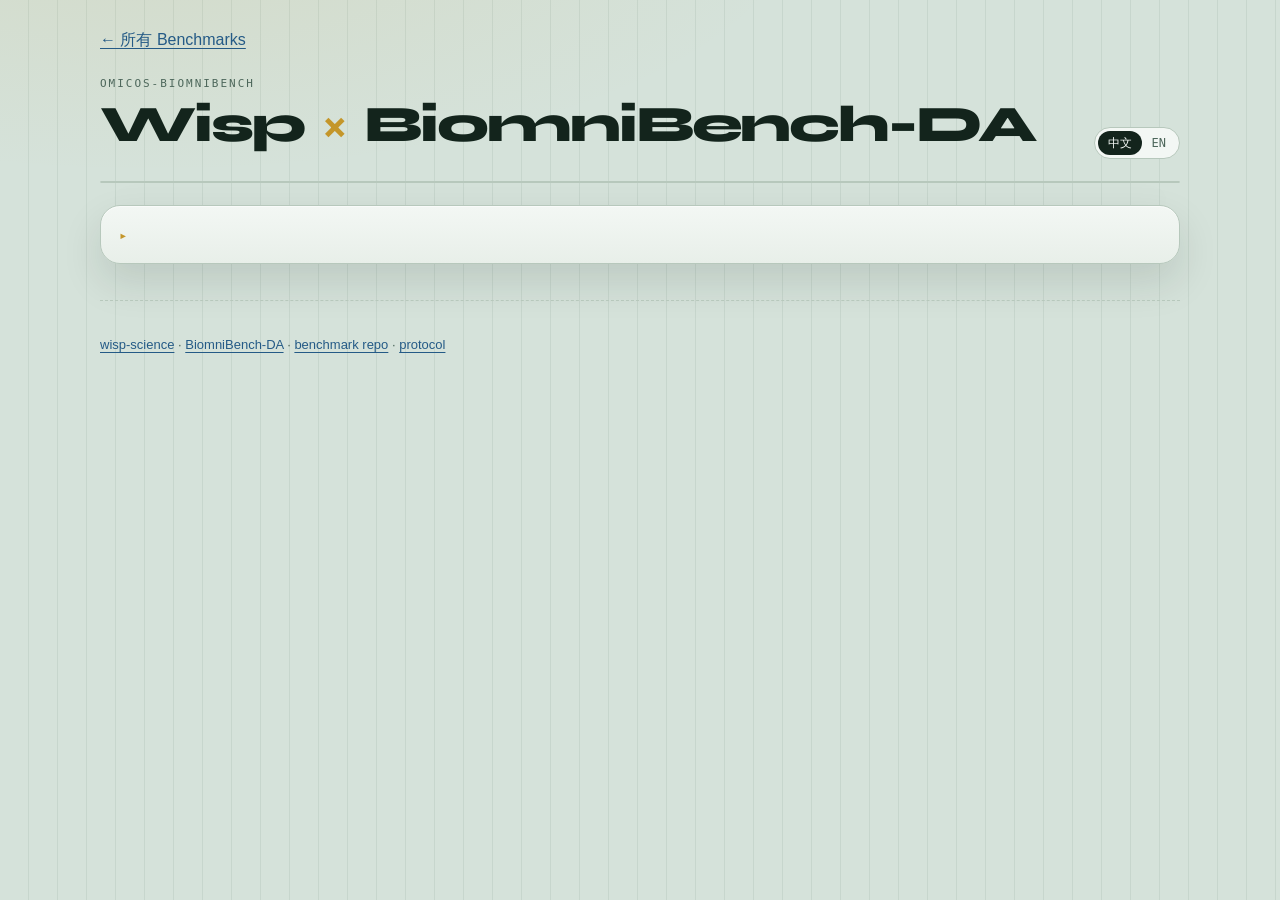
<file: omicos-biomnibench/reports/index.template.html>
<!DOCTYPE html>
<html lang="zh-CN">
<head>
  <meta charset="utf-8">
  <meta name="viewport" content="width=device-width, initial-scale=1">
  <title>Wisp × BiomniBench-DA</title>
  <meta name="description" content="Wisp Science on BiomniBench-DA. Same 50 tasks, same DeepSeek v4-pro judge, swapped agent models. Pass = score ≥ 0.70.">
  <link rel="preconnect" href="https://fonts.bunny.net" crossorigin>
  <link rel="stylesheet" href="https://fonts.bunny.net/css?family=ibm-plex-mono:400,500|ibm-plex-sans:400,500,600,700|syne:700,800">
  <style>
    :root {
      --tile: #d5e2da;
      --tile-2: #c7d6cd;
      --ink: #13241c;
      --muted: #4d675b;
      --plate: #f3f7f4;
      --plate-2: #e8efe9;
      --edge: #b7c8bc;
      --pass: #1a7a62;
      --pass-ink: #0d4a3c;
      --fail: #8e3d55;
      --gold: #c4962a;
      --gold-soft: #e8d08a;
      --focus: #245a86;
      --empty: #c9d5cc;
      --shadow: 0 18px 40px rgba(19, 36, 28, .12);
      --display: "Syne", "Bahnschrift", "Arial Narrow", "PingFang SC", sans-serif;
      --body: "IBM Plex Sans", "PingFang SC", "Hiragino Sans GB", "Noto Sans SC", "Microsoft YaHei", sans-serif;
      --mono: "IBM Plex Mono", ui-monospace, "SFMono-Regular", Menlo, Consolas, monospace;
      --radius-plate: 20px;
      --well: 16px;
      --well-gap: 4px;
      --cluster-gap: 12px;
    }

    @media (prefers-color-scheme: dark) {
      :root {
        --tile: #11181a;
        --tile-2: #0c1214;
        --ink: #e7f1eb;
        --muted: #9bb0a5;
        --plate: #18211d;
        --plate-2: #121a17;
        --edge: #2c3b34;
        --pass: #4ec9b6;
        --pass-ink: #b7eee4;
        --fail: #e07a9a;
        --gold: #e6c15a;
        --gold-soft: #7a6428;
        --focus: #7eb4e0;
        --empty: #2a3832;
        --shadow: 0 18px 40px rgba(0, 0, 0, .45);
      }
    }

    * { box-sizing: border-box; }
    html, body { margin: 0; padding: 0; }
    html { color-scheme: light dark; }
    body {
      min-height: 100vh;
      color: var(--ink);
      font-family: var(--body);
      font-size: 16px;
      line-height: 1.5;
      background:
        radial-gradient(1200px 480px at 12% -10%, rgba(196, 150, 42, .10), transparent 55%),
        repeating-linear-gradient(90deg, var(--tile) 0 28px, var(--tile-2) 28px 29px);
    }

    a { color: var(--focus); text-underline-offset: 3px; }
    a:hover { color: var(--pass); }
    :focus-visible { outline: 2px solid var(--focus); outline-offset: 2px; }

    .skip {
      position: absolute;
      left: 12px;
      top: -40px;
      background: var(--plate);
      padding: 6px 10px;
      z-index: 20;
    }
    .skip:focus { top: 12px; }

    .wrap {
      width: min(1080px, calc(100% - 32px));
      margin: 0 auto;
      padding: 28px 0 64px;
    }

    header.top {
      display: flex;
      justify-content: space-between;
      gap: 16px;
      align-items: flex-end;
      margin-bottom: 22px;
    }
    .eyebrow {
      font-family: var(--mono);
      font-size: 11px;
      letter-spacing: .18em;
      text-transform: uppercase;
      color: var(--muted);
      margin: 0 0 8px;
    }
    h1 {
      font-family: var(--display);
      font-weight: 800;
      font-size: clamp(2rem, 4.5vw, 3.2rem);
      letter-spacing: -.04em;
      line-height: .95;
      margin: 0;
    }
    h1 span.times { color: var(--gold); font-weight: 700; padding: 0 .08em; }
    .lede { max-width: 46rem; margin: 10px 0 0; color: var(--muted); }

    .lang {
      display: inline-flex;
      border: 1px solid var(--edge);
      background: var(--plate);
      border-radius: 999px;
      padding: 3px;
    }
    .lang button {
      appearance: none;
      border: 0;
      background: transparent;
      color: var(--muted);
      font: 500 12px/1 var(--mono);
      padding: 6px 10px;
      border-radius: 999px;
      cursor: pointer;
    }
    .lang button[aria-pressed="true"] {
      background: var(--ink);
      color: var(--plate);
    }

    .card {
      background: linear-gradient(180deg, var(--plate), var(--plate-2));
      border: 1px solid var(--edge);
      border-radius: var(--radius-plate);
      box-shadow: var(--shadow), inset 0 1px 0 rgba(255,255,255,.55);
    }

    table.rank {
      width: 100%;
      border-collapse: collapse;
      font-variant-numeric: tabular-nums;
    }
    table.rank th {
      font-family: var(--mono);
      font-size: 11px;
      font-weight: 500;
      color: var(--muted);
      text-align: right;
      padding: 12px 14px 10px;
      border-bottom: 1px solid var(--edge);
      white-space: nowrap;
      cursor: pointer;
      user-select: none;
    }
    table.rank th:first-child,
    table.rank th:nth-child(2),
    table.rank th:nth-child(3),
    table.rank td:first-child,
    table.rank td:nth-child(2),
    table.rank td:nth-child(3) { text-align: left; }
    table.rank th[aria-sort="ascending"]::after { content: " ↑"; }
    table.rank th[aria-sort="descending"]::after { content: " ↓"; }
    table.rank td {
      padding: 14px 14px;
      border-bottom: 1px solid var(--edge);
      vertical-align: middle;
      font-family: var(--mono);
      font-size: 13px;
      text-align: right;
    }
    table.rank td.model {
      font-family: var(--body);
      font-weight: 600;
      font-size: 15px;
      overflow: visible;
      padding-right: 52px;
    }
    .model-name {
      position: relative;
      display: inline-block;
    }
    .effort {
      position: absolute;
      left: 100%;
      top: -0.55em;
      margin-left: 4px;
      font-family: var(--mono);
      font-size: 9px;
      font-weight: 500;
      letter-spacing: .04em;
      color: var(--muted);
      line-height: 1;
      padding: 2px 6px;
      border: 1px solid var(--edge);
      border-radius: 99px;
      background: var(--plate);
      white-space: nowrap;
    }
    table.rank td.ver {
      font-family: var(--mono);
      font-weight: 500;
      font-size: 13px;
      color: var(--muted);
    }
    table.rank tr.sum-row { cursor: pointer; }
    table.rank tr.sum-row:hover td { background: color-mix(in srgb, var(--gold-soft) 22%, transparent); }
    table.rank tr.sum-row.is-open td { background: color-mix(in srgb, var(--gold) 14%, transparent); }
    table.rank tbody tr.detail-row td {
      padding: 0;
      border-bottom: 1px solid var(--edge);
      text-align: left;
      font-family: var(--body);
    }
    table.rank tbody tr:last-child td { border-bottom: 0; }
    .rank-n {
      font-family: var(--display);
      font-weight: 800;
      font-size: 1.35rem;
      letter-spacing: -.04em;
      line-height: 1;
      text-align: left;
    }
    .pass-n { font-weight: 600; }
    .bar {
      height: 5px;
      width: 64px;
      margin-left: auto;
      background: var(--empty);
      border-radius: 99px;
      margin-top: 6px;
      overflow: hidden;
    }
    .bar > span {
      display: block;
      height: 100%;
      background: var(--pass);
      border-radius: 99px;
    }
    .chev { font-size: 12px; color: var(--muted); text-align: center; }
    tr.is-open .chev { color: var(--ink); }

    .detail {
      display: none;
      padding: 8px 16px 18px;
      background: color-mix(in srgb, var(--plate-2) 70%, transparent);
    }
    tr.is-open + tr.detail-row .detail { display: block; }

    .detail-bar {
      display: flex;
      justify-content: space-between;
      gap: 12px;
      align-items: baseline;
      flex-wrap: wrap;
      margin: 8px 0 10px;
      font-size: 12px;
      color: var(--muted);
    }
    .legend { display: flex; gap: 14px; align-items: center; }
    .swatch {
      width: var(--well);
      height: var(--well);
      border-radius: 50%;
      display: inline-block;
      vertical-align: middle;
      margin-right: 6px;
      box-shadow: inset 0 2px 3px rgba(19,36,28,.2);
    }
    .swatch.pass {
      background: var(--pass);
      box-shadow: 0 0 0 1.5px var(--gold), inset 0 2px 3px rgba(19,36,28,.2);
    }
    .swatch.fail { background: hsl(340 38% 62%); }

    .clusters {
      display: flex;
      flex-wrap: wrap;
      gap: 10px var(--cluster-gap);
    }
    .cluster {
      display: flex;
      flex-wrap: wrap;
      gap: var(--well-gap);
      justify-content: center;
      width: max(3.2em, calc(var(--n) * var(--well) + (var(--n) - 1) * var(--well-gap)));
    }
    .cluster-label {
      flex: 1 0 100%;
      font-family: var(--mono);
      font-size: 10px;
      color: var(--muted);
      text-align: center;
      letter-spacing: .04em;
    }

    .well {
      width: var(--well);
      height: var(--well);
      border-radius: 50%;
      border: 1px solid rgba(19, 36, 28, .12);
      padding: 0;
      cursor: pointer;
      background: var(--empty);
      box-shadow: inset 0 2px 3px rgba(19, 36, 28, .18);
      flex: 0 0 var(--well);
    }
    .well.is-pass {
      box-shadow: 0 0 0 1.5px var(--gold), inset 0 2px 3px rgba(19, 36, 28, .22);
    }
    .well:hover, .well:focus-visible { transform: scale(1.35); }

    .mini-wrap {
      max-height: 360px;
      overflow-y: auto;
      margin-top: 12px;
      border: 1px solid var(--edge);
      border-radius: 12px;
    }
    .mini {
      width: 100%;
      border-collapse: collapse;
      font-variant-numeric: tabular-nums;
    }
    .mini thead th {
      position: sticky;
      top: 0;
      background: var(--plate);
      z-index: 1;
    }
    .mini th, .mini td {
      padding: 6px 8px;
      border-bottom: 1px solid var(--edge);
      font-size: 13px;
      text-align: right;
    }
    .mini th {
      font-family: var(--mono);
      font-size: 11px;
      font-weight: 500;
      color: var(--muted);
      text-align: right;
    }
    .mini th:first-child, .mini td:first-child,
    .mini th:nth-child(2), .mini td:nth-child(2) { text-align: left; }
    .mini td:first-child { font-family: var(--mono); font-size: 12px; }
    .mini tbody tr.is-hl td { background: color-mix(in srgb, var(--gold) 22%, var(--plate)); }
    .mini tbody tr:hover td { background: color-mix(in srgb, var(--gold-soft) 28%, var(--plate)); }

    button.score {
      appearance: none;
      border: 0;
      background: transparent;
      color: inherit;
      padding: 0;
      cursor: pointer;
    }
    .score {
      font-family: var(--mono);
      font-size: 12px;
      display: inline-flex;
      align-items: center;
      justify-content: flex-end;
      gap: 6px;
    }
    button.score:hover { text-decoration: underline; }
    .mini tbody tr { cursor: pointer; }
    .dot {
      width: 9px;
      height: 9px;
      border-radius: 50%;
      display: inline-block;
      box-shadow: inset 0 1px 1px rgba(19,36,28,.25);
    }
    .dot.pass { box-shadow: 0 0 0 1.5px var(--gold), inset 0 1px 1px rgba(19,36,28,.25); }
    .best { font-weight: 600; }
    .tag {
      font-family: var(--mono);
      font-size: 11px;
      padding: 1px 7px;
      border-radius: 99px;
      border: 1px solid var(--edge);
    }
    .tag.ok { color: var(--pass-ink); border-color: color-mix(in srgb, var(--pass) 45%, var(--edge)); }
    .tag.no { color: var(--fail); }

    .compare { margin-top: 22px; }
    .compare > summary {
      cursor: pointer;
      font-family: var(--display);
      font-weight: 700;
      font-size: 1.2rem;
      letter-spacing: -.03em;
      list-style: none;
      padding: 14px 18px;
    }
    .compare > summary::-webkit-details-marker { display: none; }
    .compare > summary::before {
      content: "▸ ";
      color: var(--gold);
      font-family: var(--mono);
      font-size: 14px;
    }
    .compare[open] > summary::before { content: "▾ "; }
    .compare-body { padding: 0 16px 18px; }

    .filters {
      display: flex;
      gap: 6px;
      flex-wrap: wrap;
      margin: 0 0 12px;
    }
    .filters button {
      appearance: none;
      border: 1px solid var(--edge);
      background: transparent;
      color: var(--muted);
      font: 500 12px/1 var(--mono);
      padding: 7px 10px;
      border-radius: 999px;
      cursor: pointer;
    }
    .filters button[aria-pressed="true"] {
      background: var(--ink);
      color: var(--plate);
      border-color: var(--ink);
    }

    .table-wrap { overflow-x: auto; }
    table.matrix {
      border-collapse: collapse;
      width: 100%;
      min-width: 720px;
      font-variant-numeric: tabular-nums;
    }
    table.matrix th, table.matrix td {
      padding: 8px 10px;
      border-bottom: 1px solid var(--edge);
      text-align: right;
      font-size: 13px;
    }
    table.matrix th {
      font-family: var(--mono);
      font-size: 11px;
      font-weight: 500;
      color: var(--muted);
      cursor: pointer;
      white-space: nowrap;
      user-select: none;
      background: var(--plate);
    }
    table.matrix th:first-child, table.matrix td:first-child,
    table.matrix th:nth-child(2), table.matrix td:nth-child(2) { text-align: left; }
    table.matrix td:first-child { font-family: var(--mono); font-size: 12px; }
    table.matrix th[aria-sort="ascending"]::after { content: " ↑"; }
    table.matrix th[aria-sort="descending"]::after { content: " ↓"; }
    table.matrix tbody tr:hover td { background: color-mix(in srgb, var(--gold-soft) 28%, var(--plate)); }
    table.matrix tbody tr.is-hl td { background: color-mix(in srgb, var(--gold) 22%, var(--plate)); }

    #tip {
      position: fixed;
      z-index: 30;
      pointer-events: none;
      background: var(--ink);
      color: var(--plate);
      font-size: 12px;
      line-height: 1.45;
      padding: 8px 10px;
      border-radius: 10px;
      max-width: 240px;
      transform: translate(12px, 12px);
      box-shadow: 0 10px 24px rgba(19,36,28,.28);
      display: none;
    }
    #tip .k { font-family: var(--mono); font-size: 11px; opacity: .8; }

    .sheet[hidden] { display: none; }
    .sheet {
      position: fixed;
      inset: 0;
      z-index: 40;
    }
    .sheet-backdrop {
      position: absolute;
      inset: 0;
      background: rgba(19, 36, 28, .35);
    }
    .sheet-panel {
      position: absolute;
      top: 0;
      right: 0;
      height: 100%;
      width: min(640px, 100%);
      background: var(--plate);
      color: var(--ink);
      box-shadow: var(--shadow);
      display: flex;
      flex-direction: column;
      overflow: hidden;
    }
    .sheet-head {
      display: flex;
      justify-content: space-between;
      gap: 12px;
      align-items: flex-start;
      padding: 16px 18px 10px;
      border-bottom: 1px solid var(--edge);
    }
    .sheet-head h3 {
      font-family: var(--display);
      font-size: 1.15rem;
      letter-spacing: -.03em;
      margin: 0;
    }
    .sheet-x {
      appearance: none;
      border: 1px solid var(--edge);
      background: transparent;
      color: var(--ink);
      font: 500 12px/1 var(--mono);
      padding: 7px 10px;
      border-radius: 999px;
      cursor: pointer;
    }
    .sheet-meta {
      padding: 10px 18px;
      font-family: var(--mono);
      font-size: 12px;
      color: var(--muted);
    }
    .sheet-body {
      padding: 0 18px 24px;
      overflow: auto;
      flex: 1;
    }
    .sheet-body h4 {
      font-family: var(--mono);
      font-size: 11px;
      letter-spacing: .08em;
      text-transform: uppercase;
      color: var(--muted);
      margin: 16px 0 8px;
    }
    .notes, .answer, .err {
      white-space: pre-wrap;
      word-break: break-word;
      font-size: 13.5px;
      line-height: 1.55;
      margin: 0;
    }
    .answer {
      font-family: var(--mono);
      font-size: 12px;
      background: var(--plate-2);
      border: 1px solid var(--edge);
      border-radius: 12px;
      padding: 12px;
    }
    .err { color: var(--fail); }

    footer.foot {
      margin-top: 36px;
      padding-top: 18px;
      border-top: 1px dashed var(--edge);
      color: var(--muted);
      font-size: 13px;
      display: grid;
      gap: 8px;
    }

    @media (max-width: 800px) {
      .acc, .time, .tools { display: none; }
      .wrap { width: calc(100% - 20px); }
      header.top { flex-direction: column; align-items: flex-start; }
      h1 { font-size: 2rem; }
      table.rank td, table.rank th { padding: 12px 8px; }
    }

    @media (prefers-reduced-motion: reduce) {
      .well { transition: none; }
    }
  </style>
</head>
<body>
  <a class="skip" href="#board" data-i18n="skip"></a>
  <div class="wrap">
    <nav aria-label="Breadcrumb" style="margin-bottom:24px"><a href="@@HOME_URL@@" data-i18n="home">← 所有 Benchmarks</a></nav>
    <header class="top">
      <div>
        <p class="eyebrow">omicos-biomnibench</p>
        <h1>Wisp <span class="times" aria-hidden="true">×</span> BiomniBench-DA</h1>
        <p class="lede" data-i18n="lede"></p>
      </div>
      <div class="lang" role="group" aria-label="Language">
        <button type="button" data-lang="zh" aria-pressed="true">中文</button>
        <button type="button" data-lang="en" aria-pressed="false">EN</button>
      </div>
    </header>

    <section class="card" id="board" aria-labelledby="board-h">
      <table class="rank" id="rank"></table>
    </section>

    <details class="card compare" id="compare">
      <summary data-i18n="compare_title"></summary>
      <div class="compare-body">
        <p class="caption" data-i18n="click_cell" style="margin:0 0 12px;color:var(--muted);font-size:13px"></p>
        <div class="filters" role="tablist">
          <button type="button" data-filter="all" aria-pressed="true" data-i18n="filter_all"></button>
          <button type="button" data-filter="split" aria-pressed="false" data-i18n="filter_split"></button>
          <button type="button" data-filter="fail" aria-pressed="false" data-i18n="filter_fail"></button>
          <button type="button" data-filter="unique" aria-pressed="false" data-i18n="filter_unique"></button>
        </div>
        <div class="table-wrap">
          <table class="matrix" id="matrix"></table>
        </div>
      </div>
    </details>

    <footer class="foot">
      <div data-i18n="foot_protocol"></div>
      <div data-i18n="foot_build"></div>
      <div>
        <a href="https://github.com/xuzhougeng/wisp-science">wisp-science</a>
        ·
        <a href="https://huggingface.co/datasets/phylobio/BiomniBench-DA">BiomniBench-DA</a>
        ·
        <a href="https://github.com/wisp-science/wisp-science-benchmark">benchmark repo</a>
        ·
        <a href="https://github.com/wisp-science/wisp-science-benchmark/blob/main/omicos-biomnibench/README.md">protocol</a>
      </div>
    </footer>
  </div>
  <div id="tip" role="tooltip"></div>
  <div id="sheet" class="sheet" hidden>
    <div class="sheet-backdrop" data-close></div>
    <aside class="sheet-panel" role="dialog" aria-modal="true" aria-labelledby="sheet-title">
      <div class="sheet-head">
        <h3 id="sheet-title"></h3>
        <button type="button" class="sheet-x" data-close data-i18n="close"></button>
      </div>
      <div class="sheet-meta" id="sheet-meta"></div>
      <div class="sheet-body">
        <h4 data-i18n="judge_notes"></h4>
        <p class="notes" id="sheet-notes"></p>
        <h4 data-i18n="error_word" id="sheet-err-h" hidden></h4>
        <p class="err" id="sheet-err" hidden></p>
        <h4 data-i18n="model_answer"></h4>
        <pre class="answer" id="sheet-answer"></pre>
      </div>
    </aside>
  </div>
  <script type="application/json" id="bench-data">@@BENCH_DATA@@</script>
  <script>
    const DATA = JSON.parse(document.getElementById("bench-data").textContent);
    const THRESHOLD = DATA.protocol.pass_threshold;
    const I18N = {
      zh: {
        home: "← 所有 Benchmarks",
        lede: "同一套 BiomniBench-DA 公开题（50 道）、同一位评审模型 DeepSeek v4-pro，只更换 Wisp 智能体背后的大模型。rubric 得分 ≥ 0.70 记为及格。先看总表，点开一行看该模型每一题。",
        skip: "跳到排行榜",
        col_rank: "#",
        col_model: "模型",
        col_wisp: "Wisp",
        effort_default: "未设置 reasoning 参数（服务商默认）",
        effort_word: "reasoning effort",
        col_pass: "及格",
        col_acc: "正确率",
        col_mean: "均分",
        col_time: "中位耗时",
        col_tools: "中位工具",
        col_task: "题目",
        col_paper: "论文",
        col_score: "得分",
        col_result: "结果",
        col_spread: "最大分差",
        open_row: "查看逐题",
        close_row: "收起",
        detail_caption: "按来源论文分组。颜色深浅是 0–1 分，金圈为及格。点圆孔会滚到下面这张逐题表。",
        compare_title: "逐题对比（所有模型）",
        click_cell: "点某个分数，查看该题的模型作答和评审意见（来自各 run 的 matrix.csv）。",
        judge_notes: "评审意见",
        model_answer: "模型作答",
        close: "关闭",
        error_word: "错误",
        source_csv: "来自 matrix.csv",
        trace_missing: "读不到 cells.json。请用 GitHub Pages 或本地 HTTP 打开本页，不要直接双击 HTML。",
        loading: "正在载入作答…",
        filter_all: "全部 50 题",
        filter_split: "模型有分歧",
        filter_fail: "全员不及格",
        filter_unique: "仅一个模型及格",
        leg_pass: "及格 ≥ 0.70",
        leg_fail: "不及格",
        pass_word: "及格",
        fail_word: "不及格",
        min: "分钟",
        tools: "次工具",
        score_word: "得分",
        foot_protocol: "答题方固定为 wisp-science（backend wisp），评审模型固定为 deepseek-v4-pro；不同评审模型给出的分数不可直接横向比较。",
        foot_build: "本页由 omicos-biomnibench/reports/build_index.py 汇总各次 run 的 matrix.csv 生成（生成日期 @@GENERATED_AT@@）。新增模型：将 biology-bench 产出的报告目录放入 reports/ 后重新运行该脚本。",
      },
      en: {
        home: "← All benchmarks",
        lede: "Same 50 public BiomniBench-DA tasks, same judge (DeepSeek v4-pro) — only the model behind the Wisp agent changes. Pass = rubric score ≥ 0.70. Start with the ranking table; open a row for that model’s per-task scores.",
        skip: "Skip to ranking",
        col_rank: "#",
        col_model: "model",
        col_wisp: "Wisp",
        effort_default: "reasoning param not set (provider default)",
        effort_word: "reasoning effort",
        col_pass: "passed",
        col_acc: "accuracy",
        col_mean: "mean",
        col_time: "median time",
        col_tools: "median tools",
        col_task: "task",
        col_paper: "paper",
        col_score: "score",
        col_result: "result",
        col_spread: "max gap",
        open_row: "Per-task scores",
        close_row: "Close",
        detail_caption: "Grouped by source paper. Fill is the 0–1 score; a gold ring marks a pass. Click a well to jump to that row in the table.",
        compare_title: "Per-task comparison (all models)",
        click_cell: "Click a score to read that run’s answer and judge notes (from each run’s matrix.csv).",
        judge_notes: "Judge notes",
        model_answer: "Model answer",
        close: "Close",
        error_word: "Error",
        source_csv: "from matrix.csv",
        trace_missing: "Could not load cells.json. Open this page over GitHub Pages or a local HTTP server, not as a file://.",
        loading: "Loading answer…",
        filter_all: "All 50 tasks",
        filter_split: "Models disagree",
        filter_fail: "No model passed",
        filter_unique: "Only one model passed",
        leg_pass: "pass ≥ 0.70",
        leg_fail: "fail",
        pass_word: "pass",
        fail_word: "fail",
        min: "min",
        tools: "calls",
        score_word: "score",
        foot_protocol: "The agent is fixed to wisp-science (backend wisp) and the judge to deepseek-v4-pro. Scores produced by different judges are not directly comparable.",
        foot_build: "Built by omicos-biomnibench/reports/build_index.py from the matrix.csv of each run (generated @@GENERATED_AT@@). To add a model, drop the biology-bench report folder into reports/ and rerun the script.",
      },
    };

    const state = {
      lang: localStorage.getItem("biomni-lang") || "zh",
      filter: "all",
      rankSort: "rank",
      rankDir: 1,
      matrixSort: "task",
      matrixDir: 1,
      openId: null,
    };

    function t(key) { return I18N[state.lang][key]; }
    function effortTitle(m) {
      const effort = m.reasoning_effort || "default";
      if (effort === "default") return t("effort_default");
      return t("effort_word") + ": " + effort;
    }
    function fmtScore(v, digits) {
      return v == null ? "—" : Number(v).toFixed(digits == null ? 2 : digits);
    }
    function fmtMin(seconds) {
      if (seconds == null) return "—";
      return (seconds / 60).toFixed(1);
    }
    function fmtPct(v) { return (v * 100).toFixed(0) + "%"; }
    function cell(modelId, taskId) {
      return (DATA.cells[modelId] || {})[taskId] || null;
    }
    function paperGroups() {
      const groups = [];
      let cur = null;
      for (const task of DATA.tasks) {
        if (!cur || cur.paper !== task.paper) {
          cur = { paper: task.paper, tasks: [] };
          groups.push(cur);
        }
        cur.tasks.push(task);
      }
      return groups;
    }
    function verdict(taskId) {
      const n = DATA.models.filter((m) => cell(m.id, taskId)?.pass).length;
      if (n === 0) return "fail";
      if (n === DATA.models.length) return "all";
      if (n === 1) return "unique";
      return "split";
    }
    function matchFilter(taskId) {
      const v = verdict(taskId);
      if (state.filter === "all") return true;
      if (state.filter === "fail") return v === "fail";
      if (state.filter === "unique") return v === "unique";
      if (state.filter === "split") return v === "split" || v === "unique";
      return true;
    }
    function scoreColor(score, passed) {
      if (score == null) return "var(--empty)";
      if (passed) {
        const u = Math.min(1, Math.max(0, (score - THRESHOLD) / (1 - THRESHOLD)));
        return "hsl(162 " + (58 + u * 12) + "% " + (46 - u * 16) + "%)";
      }
      const u = Math.min(1, Math.max(0, score / THRESHOLD));
      return "hsl(340 " + (16 + u * 28) + "% " + (74 - u * 20) + "%)";
    }
    function bestScore(taskId) {
      let best = -1;
      for (const m of DATA.models) {
        const s = cell(m.id, taskId)?.score;
        if (s != null && s > best) best = s;
      }
      return best;
    }
    function spread(taskId) {
      const scores = DATA.models.map((m) => cell(m.id, taskId)?.score).filter((v) => v != null);
      if (!scores.length) return 0;
      return Math.max(...scores) - Math.min(...scores);
    }

    function applyI18n() {
      document.documentElement.lang = state.lang === "zh" ? "zh-CN" : "en";
      document.querySelectorAll("[data-i18n]").forEach((el) => {
        el.innerHTML = t(el.getAttribute("data-i18n"));
      });
      document.querySelectorAll(".lang button").forEach((btn) => {
        btn.setAttribute("aria-pressed", btn.dataset.lang === state.lang ? "true" : "false");
      });
    }

    function rankedModels() {
      const rows = DATA.models.map((m, i) => Object.assign({ rank: i + 1 }, m));
      const dir = state.rankDir;
      const key = state.rankSort;
      rows.sort((a, b) => {
        if (key === "label" || key === "wisp_version") {
          return String(a[key] || "").localeCompare(String(b[key] || ""), "en", { numeric: true }) * dir;
        }
        if (key === "rank") return (a.rank - b.rank) * dir;
        const va = a[key] ?? -1;
        const vb = b[key] ?? -1;
        return (va - vb) * dir;
      });
      return rows;
    }

    function wellsHtml(modelId) {
      return paperGroups().map((g) => {
        const wells = g.tasks.map((task) => {
          const c = cell(modelId, task.id);
          const score = c ? c.score : null;
          const passed = !!(c && c.pass);
          const ring = passed ? " is-pass" : "";
          return `<button type="button" class="well${ring}" data-model="${modelId}" data-task="${task.id}" style="background:${scoreColor(score, passed)}" aria-label="${task.id} ${fmtScore(score)}"></button>`;
        }).join("");
        return `<div class="cluster" style="--n:${g.tasks.length}"><span class="cluster-label">DA-${g.paper}</span>${wells}</div>`;
      }).join("");
    }

    function miniTable(modelId) {
      const rows = DATA.tasks.map((task) => {
        const c = cell(modelId, task.id) || {};
        const passed = !!c.pass;
        return `<tr data-model="${modelId}" data-task="${task.id}">
          <td>${task.id}</td>
          <td>DA-${task.paper}</td>
          <td><span class="score"><i class="dot ${passed ? "pass" : ""}" style="background:${scoreColor(c.score, passed)}"></i>${fmtScore(c.score)}</span></td>
          <td><span class="tag ${passed ? "ok" : "no"}">${passed ? t("pass_word") : t("fail_word")}</span></td>
          <td>${fmtMin(c.elapsed_s)} ${t("min")}</td>
          <td>${c.tool_calls ?? "—"}</td>
        </tr>`;
      }).join("");
      return `<div class="mini-wrap"><table class="mini">
        <thead><tr>
          <th>${t("col_task")}</th><th>${t("col_paper")}</th><th>${t("col_score")}</th>
          <th>${t("col_result")}</th><th>${t("col_time")}</th><th>${t("col_tools")}</th>
        </tr></thead>
        <tbody>${rows}</tbody>
      </table></div>`;
    }

    function sortMark(key, current, dir) {
      if (key !== current) return "";
      return ` aria-sort="${dir > 0 ? "ascending" : "descending"}"`;
    }

    function renderBoard() {
      const table = document.getElementById("rank");
      const models = rankedModels();
      const head = `<thead><tr>
        <th data-rsort="rank"${sortMark("rank", state.rankSort, state.rankDir)}>${t("col_rank")}</th>
        <th data-rsort="label"${sortMark("label", state.rankSort, state.rankDir)}>${t("col_model")}</th>
        <th data-rsort="wisp_version"${sortMark("wisp_version", state.rankSort, state.rankDir)}>${t("col_wisp")}</th>
        <th data-rsort="passed"${sortMark("passed", state.rankSort, state.rankDir)}>${t("col_pass")}</th>
        <th class="acc" data-rsort="accuracy"${sortMark("accuracy", state.rankSort, state.rankDir)}>${t("col_acc")}</th>
        <th data-rsort="mean_score"${sortMark("mean_score", state.rankSort, state.rankDir)}>${t("col_mean")}</th>
        <th class="time" data-rsort="median_elapsed_s"${sortMark("median_elapsed_s", state.rankSort, state.rankDir)}>${t("col_time")}</th>
        <th class="tools" data-rsort="median_tool_calls"${sortMark("median_tool_calls", state.rankSort, state.rankDir)}>${t("col_tools")}</th>
        <th></th>
      </tr></thead>`;
      const body = models.map((m) => {
        const open = state.openId === m.id;
        const pct = m.ran ? (100 * m.passed / m.ran) : 0;
        return `<tr class="sum-row ${open ? "is-open" : ""}" data-open="${m.id}" aria-expanded="${open ? "true" : "false"}">
            <td class="rank-n">${m.rank}</td>
            <td class="model"><span class="model-name">${m.label}<span class="effort" title="${effortTitle(m)}">${m.reasoning_effort || "default"}</span></span></td>
            <td class="ver">${m.wisp_version || "—"}</td>
            <td><span class="pass-n">${m.passed}/${m.ran}</span><span class="bar"><span style="width:${pct}%"></span></span></td>
            <td class="acc">${fmtPct(m.accuracy)}</td>
            <td>${fmtScore(m.mean_score, 3)}</td>
            <td class="time">${fmtMin(m.median_elapsed_s)} ${t("min")}</td>
            <td class="tools">${m.median_tool_calls ?? "—"}</td>
            <td class="chev">${open ? "▾" : "▸"}</td>
          </tr>
          <tr class="detail-row">
            <td colspan="9">
              <div class="detail">
                <div class="detail-bar">
                  <span>${t("detail_caption")}</span>
                  <span class="legend">
                    <span><i class="swatch pass"></i>${t("leg_pass")}</span>
                    <span><i class="swatch fail"></i>${t("leg_fail")}</span>
                  </span>
                </div>
                <div class="clusters">${open ? wellsHtml(m.id) : ""}</div>
                ${open ? miniTable(m.id) : ""}
              </div>
            </td>
          </tr>`;
      }).join("");
      table.innerHTML = head + `<tbody>${body}</tbody>`;
    }

    function renderMatrix() {
      const table = document.getElementById("matrix");
      const modelHeads = DATA.models.map((m) =>
        `<th data-msort="${m.id}"${sortMark(m.id, state.matrixSort, state.matrixDir)}>${m.label}</th>`
      ).join("");
      const head = `<thead><tr>
        <th data-msort="task"${sortMark("task", state.matrixSort, state.matrixDir)}>${t("col_task")}</th>
        <th data-msort="paper"${sortMark("paper", state.matrixSort, state.matrixDir)}>${t("col_paper")}</th>
        ${modelHeads}
        <th data-msort="spread"${sortMark("spread", state.matrixSort, state.matrixDir)}>${t("col_spread")}</th>
      </tr></thead>`;
      const rows = DATA.tasks.filter((task) => matchFilter(task.id)).slice();
      const dir = state.matrixDir;
      const key = state.matrixSort;
      rows.sort((a, b) => {
        if (key === "task") return a.id.localeCompare(b.id, "en", { numeric: true }) * dir;
        if (key === "paper") return (Number(a.paper) - Number(b.paper) || a.id.localeCompare(b.id)) * dir;
        if (key === "spread") return (spread(a.id) - spread(b.id)) * dir;
        return ((cell(key, a.id)?.score ?? -1) - (cell(key, b.id)?.score ?? -1)) * dir;
      });
      const body = rows.map((task) => {
        const scores = DATA.models.map((m) => cell(m.id, task.id)?.score).filter((v) => v != null);
        const hi = bestScore(task.id);
        const cells = DATA.models.map((m) => {
          const c = cell(m.id, task.id);
          const score = c ? c.score : null;
          const passed = !!(c && c.pass);
          const isBest = score != null && score === hi && hi >= 0;
          return `<td><button type="button" class="score ${isBest ? "best" : ""}" data-model="${m.id}" data-task="${task.id}"><i class="dot ${passed ? "pass" : ""}" style="background:${scoreColor(score, passed)}"></i>${fmtScore(score)}</button></td>`;
        }).join("");
        const sp = scores.length ? (Math.max(...scores) - Math.min(...scores)).toFixed(2) : "—";
        return `<tr data-task="${task.id}"><td>${task.id}</td><td>DA-${task.paper}</td>${cells}<td class="score">${sp}</td></tr>`;
      }).join("");
      table.innerHTML = head + `<tbody>${body}</tbody>`;
    }

    function render() {
      applyI18n();
      renderBoard();
      renderMatrix();
    }

    function showTip(event, modelId, taskId) {
      const tip = document.getElementById("tip");
      const m = DATA.models.find((x) => x.id === modelId);
      const task = DATA.tasks.find((x) => x.id === taskId);
      const c = cell(modelId, taskId);
      if (!c) return;
      tip.innerHTML = `<div><b>${m.label}</b> · ${taskId} · DA-${task.paper}</div>
        <div class="k">${t("score_word")} ${fmtScore(c.score)} · ${c.pass ? t("pass_word") : t("fail_word")}</div>
        <div class="k">${fmtMin(c.elapsed_s)} ${t("min")} · ${c.tool_calls ?? "—"} ${t("tools")}</div>`;
      tip.style.display = "block";
      moveTip(event);
    }
    function moveTip(event) {
      const tip = document.getElementById("tip");
      const x = Math.min(event.clientX, window.innerWidth - 220);
      const y = Math.min(event.clientY, window.innerHeight - 90);
      tip.style.left = x + "px";
      tip.style.top = y + "px";
    }
    function hideTip() { document.getElementById("tip").style.display = "none"; }

    function highlightTask(taskId) {
      document.querySelectorAll(".mini tbody tr, table.matrix tbody tr").forEach((tr) => {
        tr.classList.toggle("is-hl", tr.dataset.task === taskId);
      });
    }

    let TRACES = null;
    let tracesPromise = null;
    function loadTraces() {
      if (TRACES) return Promise.resolve(TRACES);
      if (!tracesPromise) {
        tracesPromise = fetch("cells.json")
          .then((r) => {
            if (!r.ok) throw new Error(String(r.status));
            return r.json();
          })
          .then((j) => {
            TRACES = j;
            return j;
          });
      }
      return tracesPromise;
    }

    function openCell(modelId, taskId) {
      hideTip();
      const m = DATA.models.find((x) => x.id === modelId);
      const task = DATA.tasks.find((x) => x.id === taskId);
      const c = cell(modelId, taskId) || {};
      const sheet = document.getElementById("sheet");
      document.getElementById("sheet-title").textContent = `${m.label} · ${taskId}`;
      document.getElementById("sheet-meta").textContent =
        `DA-${task.paper} · ${fmtScore(c.score)} ${c.pass ? t("pass_word") : t("fail_word")} · ${fmtMin(c.elapsed_s)} ${t("min")} · ${c.tool_calls ?? "—"} ${t("tools")} · ${t("source_csv")}`;
      document.getElementById("sheet-notes").textContent = t("loading");
      document.getElementById("sheet-answer").textContent = "";
      const errH = document.getElementById("sheet-err-h");
      const errP = document.getElementById("sheet-err");
      errH.hidden = true;
      errP.hidden = true;
      sheet.hidden = false;
      document.body.style.overflow = "hidden";
      highlightTask(taskId);
      loadTraces().then((tr) => {
        const rec = ((tr[modelId] || {})[taskId]) || {};
        document.getElementById("sheet-notes").textContent = rec.notes || "—";
        document.getElementById("sheet-answer").textContent = rec.answer || "—";
        if (rec.error) {
          errH.hidden = false;
          errP.hidden = false;
          errP.textContent = rec.error;
        }
      }).catch(() => {
        document.getElementById("sheet-notes").textContent = t("trace_missing");
        document.getElementById("sheet-answer").textContent = "";
      });
    }

    function closeSheet() {
      document.getElementById("sheet").hidden = true;
      document.body.style.overflow = "";
    }

    document.querySelector(".lang").addEventListener("click", (e) => {
      const btn = e.target.closest("button[data-lang]");
      if (!btn) return;
      state.lang = btn.dataset.lang;
      localStorage.setItem("biomni-lang", state.lang);
      render();
    });

    document.getElementById("rank").addEventListener("click", (e) => {
      const well = e.target.closest(".well");
      if (well) {
        openCell(well.dataset.model, well.dataset.task);
        return;
      }
      const mini = e.target.closest(".mini tbody tr[data-model][data-task]");
      if (mini) {
        openCell(mini.dataset.model, mini.dataset.task);
        return;
      }
      const th = e.target.closest("th[data-rsort]");
      if (th) {
        const key = th.dataset.rsort;
        if (state.rankSort === key) state.rankDir *= -1;
        else {
          state.rankSort = key;
          state.rankDir = key === "label" || key === "rank" || key === "wisp_version" ? 1 : -1;
        }
        renderBoard();
        return;
      }
      const row = e.target.closest("tr[data-open]");
      if (!row) return;
      const id = row.dataset.open;
      state.openId = state.openId === id ? null : id;
      renderBoard();
    });

    document.getElementById("rank").addEventListener("pointerover", (e) => {
      const well = e.target.closest(".well");
      if (!well) return;
      showTip(e, well.dataset.model, well.dataset.task);
    });
    document.getElementById("rank").addEventListener("pointermove", (e) => {
      if (e.target.closest(".well")) moveTip(e);
    });
    document.getElementById("rank").addEventListener("pointerout", (e) => {
      if (!e.relatedTarget || !e.relatedTarget.closest?.(".well")) hideTip();
    });
    document.querySelector(".filters").addEventListener("click", (e) => {
      const btn = e.target.closest("button[data-filter]");
      if (!btn) return;
      state.filter = btn.dataset.filter;
      document.querySelectorAll(".filters button").forEach((b) => {
        b.setAttribute("aria-pressed", b === btn ? "true" : "false");
      });
      renderMatrix();
    });
    document.getElementById("matrix").addEventListener("click", (e) => {
      const btn = e.target.closest("button[data-model][data-task]");
      if (btn) {
        openCell(btn.dataset.model, btn.dataset.task);
        return;
      }
      const th = e.target.closest("th[data-msort]");
      if (!th) return;
      const key = th.dataset.msort;
      if (state.matrixSort === key) state.matrixDir *= -1;
      else {
        state.matrixSort = key;
        state.matrixDir = key === "task" || key === "paper" ? 1 : -1;
      }
      renderMatrix();
    });

    document.getElementById("sheet").addEventListener("click", (e) => {
      if (e.target.closest("[data-close]")) closeSheet();
    });
    document.addEventListener("keydown", (e) => {
      if (e.key === "Escape") closeSheet();
    });

    render();
  </script>
</body>
</html>
</file>
<file: docs/site.css>
:root {
  color-scheme: light dark;
  --bg: #d5e2da;
  --plate: #f3f7f4;
  --soft: #e8efe9;
  --ink: #13241c;
  --muted: #4d675b;
  --edge: #b7c8bc;
  --accent: #1a7a62;
  --focus: #245a86;
  --answer-1: #dceaf8;
  --answer-2: #f8e6cc;
  --answer-3: #e8def5;
  --answer-4: #d4eee6;
  --answer-5: #f4dce5;
  --answer-na: #e4e7e6;
  --mono: ui-monospace, "SFMono-Regular", Menlo, Consolas, monospace;
}
* { box-sizing: border-box; }
body { margin: 0; color: var(--ink); background: var(--bg); font: 16px/1.65 system-ui, "PingFang SC", "Microsoft YaHei", sans-serif; }
a { color: var(--focus); text-underline-offset: 4px; }
a:hover { color: var(--accent); }
:focus-visible { outline: 3px solid var(--focus); outline-offset: 3px; }
.skip { position: absolute; left: 16px; top: -60px; padding: 8px 16px; background: var(--plate); z-index: 10; }
.skip:focus { top: 12px; }
.wrap { width: min(1120px, calc(100% - 40px)); margin: auto; padding: 28px 0 48px; }
.wide { width: min(1480px, calc(100% - 40px)); }
.topbar, .toolbar { display: flex; justify-content: space-between; align-items: center; gap: 16px; flex-wrap: wrap; }
.topbar { padding-bottom: 22px; border-bottom: 1px solid var(--edge); font-size: 13px; }
.brand { color: var(--ink); text-decoration: none; font-weight: 700; letter-spacing: -.02em; }
.hero { padding: 56px 0 36px; }
.eyebrow { margin: 0 0 12px; color: var(--muted); font: 12px/1.5 var(--mono); letter-spacing: .15em; text-transform: uppercase; }
h1 { margin: 0 0 18px; font-size: clamp(2.2rem, 5vw, 4rem); line-height: 1.08; letter-spacing: -.055em; }
h2 { margin: 0 0 14px; font-size: 1.45rem; line-height: 1.3; letter-spacing: -.03em; }
p { margin: 0 0 16px; }
.lede { max-width: 760px; color: var(--muted); font-size: 18px; }
.pill { display: inline-block; border: 1px solid var(--edge); border-radius: 99px; padding: 3px 10px; font-size: 12px; color: var(--muted); }
.cards { display: grid; grid-template-columns: repeat(3, minmax(0, 1fr)); gap: 18px; }
.card { background: var(--plate); border: 1px solid var(--edge); border-radius: 18px; padding: 26px; }
.project { display: flex; flex-direction: column; }
.project .pill { align-self: flex-start; margin-bottom: 26px; }
.project p { color: var(--muted); }
.project dl { margin: auto 0 26px; padding-top: 18px; border-top: 1px solid var(--edge); font-size: 14px; }
dl div { display: flex; justify-content: space-between; gap: 12px; margin: 5px 0; }
dt { color: var(--muted); }
dd { margin: 0; }
.button { display: inline-block; padding: 10px 16px; border: 1px solid var(--edge); border-radius: 9px; background: var(--plate); text-decoration: none; font-size: 14px; font-weight: 600; }
.project .button { color: var(--plate); background: var(--ink); text-align: center; }
.note { margin: 24px 0 0; color: var(--muted); font-size: 14px; }
.stats { display: flex; gap: 32px; flex-wrap: wrap; margin-top: 26px; }
.stat strong { display: block; font: 600 26px/1.4 var(--mono); }
.stat span { font-size: 13px; color: var(--muted); }
.toolbar { margin-bottom: 16px; }
.search { display: flex; gap: 12px; align-items: center; flex-wrap: wrap; }
label, .count { font-size: 14px; color: var(--muted); }
input[type="search"] { width: min(340px, 100%); padding: 10px 12px; border: 1px solid var(--edge); border-radius: 8px; background: var(--plate); color: var(--ink); font: inherit; font-size: 14px; }
.table-wrap { max-height: 72vh; overflow: auto; border: 1px solid var(--edge); border-radius: 12px; background: var(--plate); }
.answers { width: 100%; min-width: calc(260px + 220px * var(--model-count, 4)); table-layout: fixed; border-collapse: separate; border-spacing: 0; }
.answers th, .answers td { padding: 16px; border-bottom: 1px solid var(--edge); border-right: 1px solid var(--edge); text-align: left; vertical-align: top; overflow-wrap: anywhere; }
.answers thead th { position: sticky; top: 0; z-index: 3; background: var(--soft); font: 600 14px/1.6 var(--mono); }
.answers thead th small { display: block; font: 12px/1.7 system-ui, sans-serif; color: var(--muted); }
.answers th:first-child { position: sticky; left: 0; width: 260px; background: var(--plate); z-index: 2; }
.answers thead th:first-child { z-index: 4; background: var(--soft); }
.answers tbody th { font: 500 13px/1.6 var(--mono); }
.answers td { font: 13px/1.65 var(--mono); white-space: pre-wrap; }
.answers tr > :last-child { border-right: 0; }
.answers tbody tr:last-child > * { border-bottom: 0; }
.answers tbody tr:hover > th { background: var(--soft); }
.answers td[data-answer-group="0"] { background: var(--answer-na); color: var(--muted); }
.answers td[data-answer-group="1"] { background: var(--answer-1); }
.answers td[data-answer-group="2"] { background: var(--answer-2); }
.answers td[data-answer-group="3"] { background: var(--answer-3); }
.answers td[data-answer-group="4"] { background: var(--answer-4); }
.answers td[data-answer-group="5"] { background: var(--answer-5); }
.answers summary { cursor: pointer; }
.answers details p { margin: 12px 0 0; font: 13px/1.6 system-ui, sans-serif; color: var(--muted); }
.answers .timeout, .answers .skipped, .answers .loop-abort { color: var(--muted); }
.empty { padding: 28px; text-align: center; color: var(--muted); }
footer { margin-top: 40px; padding-top: 18px; border-top: 1px solid var(--edge); color: var(--muted); font-size: 13px; }
footer a { margin-right: 16px; }
@media (prefers-color-scheme: dark) {
  :root { --bg: #11181a; --plate: #18211d; --soft: #202e27; --ink: #e7f1eb; --muted: #a4b9ae; --edge: #35483d; --accent: #4ec9b6; --focus: #91c5ef; }
  :root { --answer-1: #20374c; --answer-2: #473721; --answer-3: #352b49; --answer-4: #203f35; --answer-5: #452b37; --answer-na: #28302c; }
}
@media (max-width: 760px) {
  .wrap, .wide { width: calc(100% - 28px); padding-top: 18px; }
  .hero { padding: 34px 0 26px; }
  .cards { grid-template-columns: 1fr; }
  .project .pill { margin-bottom: 18px; }
  .lede { font-size: 16px; }
  .stats { gap: 22px; }
  .search { width: 100%; }
  .search input { flex: 1; min-width: 0; }
  .answers th:first-child { width: 170px; }
  .answers { min-width: calc(170px + 220px * var(--model-count, 4)); }
  .answers th, .answers td { padding: 12px; }
}
</file>
